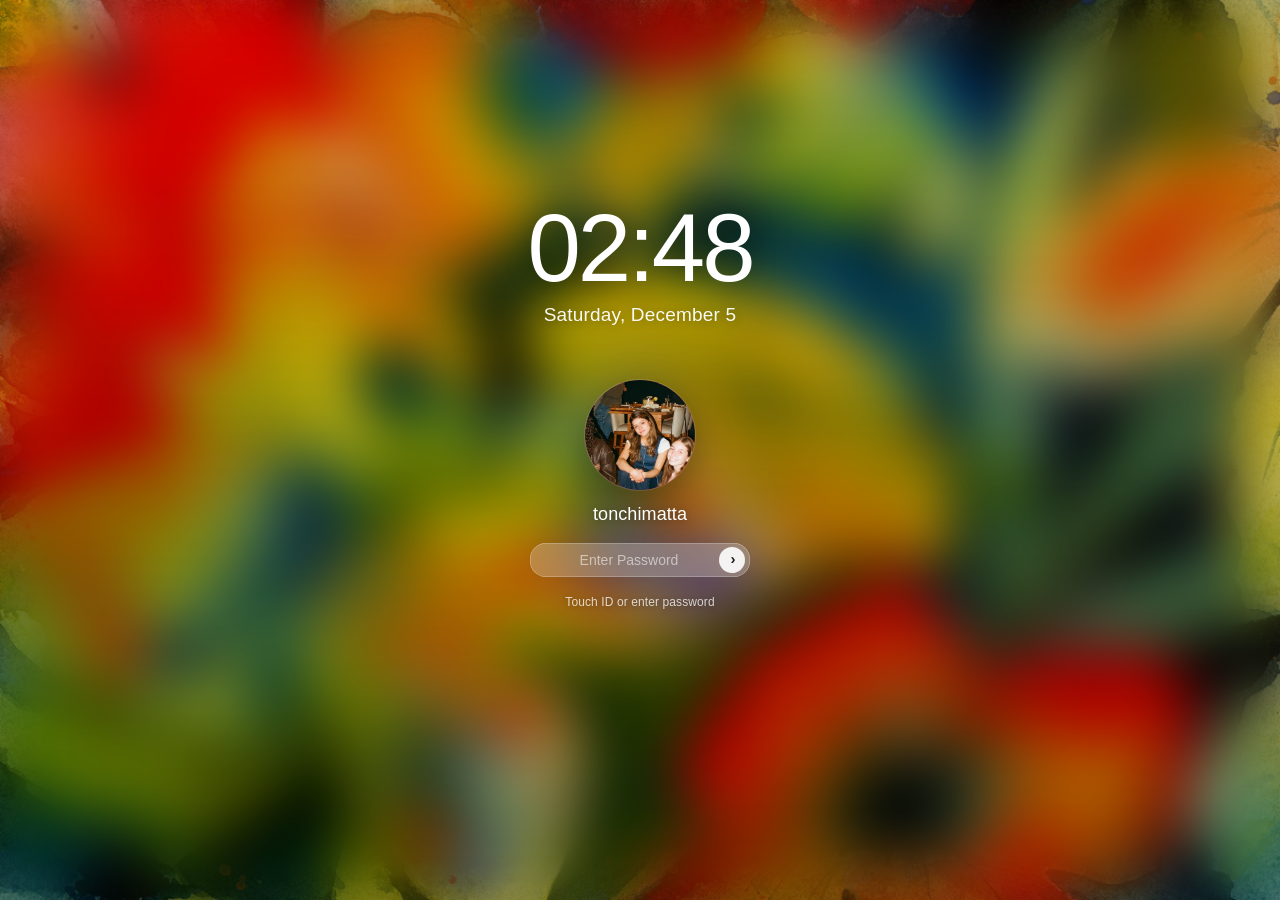
<file: index.html>
<!DOCTYPE html>
<html lang="en">
<head>
  <meta charset="UTF-8" />
  <meta name="viewport" content="width=device-width, initial-scale=1.0" />
  <title>tonchimatta.com</title>
  
  <!-- Favicon -->
  <link rel="icon" type="image/png" href="public/background/favicon.png" />
  
  <!-- OpenGraph / Social Media -->
  <meta property="og:title" content="tonchimatta.com" />
  <meta property="og:description" content="en construccion" />
  <meta property="og:image" content="public/background/og-image.png" />
  <meta property="og:type" content="website" />
  <meta property="og:url" content="https://tonchimatta.com" />

  <!-- Twitter Card -->
  <meta name="twitter:card" content="summary_large_image" />
  <meta name="twitter:title" content="tonchimatta.com" />
  <meta name="twitter:description" content="en construccion" />
  <meta name="twitter:image" content="public/background/og-image.png" />

  <!-- Description -->
  <meta name="description" content="en construccion" />
  <style>
    /* ===== Reset & Base ===== */
    *, *::before, *::after { margin: 0; padding: 0; box-sizing: border-box; }

    :root {
      --menubar-h: 25px;
      --titlebar-h: 28px;
      --dock-icon: 50px;
      --radius-window: 10px;
      --blue: #007aff;
      --red: #ff5f57;
      --yellow: #febc2e;
      --green: #28c840;
      --text-primary: #1d1d1f;
      --text-secondary: #86868b;
      --sidebar-bg: rgba(246, 244, 241, 0.95);
      --window-bg: #ffffff;
      --font: -apple-system, BlinkMacSystemFont, "SF Pro Text", "SF Pro Display", "Helvetica Neue", Arial, sans-serif;
    }

    html, body {
      width: 100%; height: 100%; overflow: hidden;
      font-family: var(--font); font-size: 13px; color: var(--text-primary);
      -webkit-font-smoothing: antialiased; user-select: none;
    }

    /* ===== Desktop ===== */
    #desktop {
      position: fixed; inset: 0;
      background: url("public/background/background.jpg") center/cover no-repeat;
      background-color: #2c5f8a;
    }

    /* ===== Menu Bar ===== */
    #menubar {
      position: fixed; top: 0; left: 0; right: 0; height: var(--menubar-h);
      background: rgba(35, 35, 37, 0.72);
      backdrop-filter: saturate(180%) blur(20px); -webkit-backdrop-filter: saturate(180%) blur(20px);
      display: flex; align-items: center; justify-content: space-between;
      padding: 0 10px; z-index: 9999; color: #fff; font-size: 13px;
    }
    #menubar .left { display: flex; align-items: center; gap: 16px; }
    #menubar .apple-logo {
      opacity: 0.9; cursor: pointer; display: flex; align-items: center; line-height: 0;
    }
    #menubar .apple-logo svg { width: 14px; height: 17px; display: block; }
    #menubar .app-name { font-weight: 600; }
    #menubar .menu-item { opacity: 0.85; cursor: default; }
    #menubar .menu-item:hover { opacity: 1; }
    #menubar .right { display: flex; align-items: center; gap: 16px; font-size: 12px; }

    /* ===== Windows ===== */
    .window {
      position: absolute; border-radius: var(--radius-window); overflow: hidden;
      box-shadow: 0 22px 70px 4px rgba(0,0,0,0.28), 0 0 0 0.5px rgba(0,0,0,0.12);
      display: flex; flex-direction: column; min-width: 400px; min-height: 250px;
      opacity: 0; transform: scale(0.92);
      transition: opacity 0.25s ease, transform 0.25s ease;
      pointer-events: none;
    }
    .window.visible { opacity: 1; transform: scale(1); pointer-events: auto; }
    .window.maximized { border-radius: 0 !important; transition: all 0.3s ease; }
    .window.minimizing { opacity: 0; transform: scale(0.5) translateY(300px); transition: all 0.4s ease; pointer-events: none; }

    /* Title Bar - overlays on top of body so sidebar/content colors show through */
    .titlebar {
      height: var(--titlebar-h);
      background: transparent;
      display: flex; align-items: center; padding: 0 12px;
      cursor: default; flex-shrink: 0; position: absolute;
      top: 0; left: 0; right: 0; z-index: 10;
    }
    .window.active .titlebar { background: transparent; }
    .window:not(.active) .titlebar { background: transparent; }
    .window:not(.active) .traffic-light .btn { background: #ccc !important; }
    .window:not(.active) .traffic-light .btn svg { opacity: 0 !important; }
    .titlebar-title {
      position: absolute; left: 50%; transform: translateX(-50%);
      font-size: 13px; font-weight: 500; color: var(--text-primary); opacity: 0.85;
    }
    /* Traffic Lights */
    .traffic-light { display: flex; gap: 8px; z-index: 1; }
    .traffic-light .btn {
      width: 12px; height: 12px; border-radius: 50%; border: none; cursor: pointer;
      display: flex; align-items: center; justify-content: center; padding: 0; transition: filter 0.1s;
      position: relative;
    }
    .traffic-light .btn svg {
      width: 6px; height: 6px; opacity: 0; transition: opacity 0.1s;
      position: absolute; top: 50%; left: 50%; transform: translate(-50%, -50%);
    }
    .traffic-light:hover .btn svg { opacity: 1; }
    .traffic-light .btn.close { background: var(--red); }
    .traffic-light .btn.minimize { background: var(--yellow); }
    .traffic-light .btn.maximize { background: var(--green); }
    .traffic-light .btn:active { filter: brightness(0.8); }

    /* Window Body - no padding, sidebar/content extend behind titlebar */
    .window-body { flex: 1; display: flex; overflow: hidden; background: var(--window-bg); }

    /* Sidebar */
    .sidebar {
      width: 240px; min-width: 240px;
      background: var(--sidebar-bg);
      backdrop-filter: blur(30px); -webkit-backdrop-filter: blur(30px);
      border-right: 1px solid rgba(0,0,0,0.08);
      display: flex; flex-direction: column; overflow-y: auto;
    }
    .sidebar::before {
      content: ''; display: block; min-height: var(--titlebar-h); flex-shrink: 0;
      position: sticky; top: 0; z-index: 2; background: inherit;
    }
    .sidebar::-webkit-scrollbar { width: 0; }

    .search-wrapper { position: relative; margin: 8px 10px; }
    .search-wrapper::before {
      content: "⌕"; position: absolute; left: 8px; top: 50%; transform: translateY(-50%);
      font-size: 13px; color: var(--text-secondary); z-index: 1;
    }
    .search-wrapper input {
      width: 100%; padding: 5px 8px 5px 26px; border: none; border-radius: 6px;
      background: rgba(0,0,0,0.05); font-size: 12px; font-family: var(--font);
      color: var(--text-primary); outline: none;
    }

    .sidebar-section { padding: 4px 0; }
    .sidebar-section-title {
      font-size: 11px; font-weight: 600; color: var(--text-secondary);
      padding: 6px 16px 4px; text-transform: uppercase; letter-spacing: 0.02em;
    }
    .sidebar-section-title.plain {
      font-weight: 400; text-transform: none; font-size: 12px; color: #999;
    }
    .sidebar-item {
      display: flex; align-items: center; gap: 8px; padding: 4px 12px; margin: 1px 8px;
      border-radius: 6px; cursor: pointer; font-size: 13px; transition: background 0.1s;
    }
    .sidebar-item:hover { background: rgba(0,0,0,0.04); }
    .sidebar-item.selected { background: var(--blue); color: #fff; }
    .sidebar-item .icon { font-size: 15px; width: 20px; text-align: center; }

    /* Content area */
    .content { flex: 1; overflow-y: auto; display: flex; flex-direction: column; }
    .content::before {
      content: ''; display: block; min-height: var(--titlebar-h); flex-shrink: 0;
      position: sticky; top: 0; z-index: 2; background: var(--window-bg);
    }
    .content::-webkit-scrollbar { width: 6px; }
    .content::-webkit-scrollbar-thumb { background: rgba(0,0,0,0.15); border-radius: 3px; }

    /* Resize Handles */
    .resize-handle { position: absolute; bottom: 0; right: 0; width: 16px; height: 16px; cursor: nwse-resize; }
    .resize-handle-right { position: absolute; top: 0; right: 0; bottom: 16px; width: 4px; cursor: ew-resize; }
    .resize-handle-bottom { position: absolute; bottom: 0; left: 0; right: 16px; height: 4px; cursor: ns-resize; }
    .resize-handle-left { position: absolute; top: 0; left: 0; bottom: 0; width: 4px; cursor: ew-resize; }

    /* ===== Notes App ===== */
    .notes-sidebar { background: rgba(251, 249, 245, 0.95); }
    .note-item {
      padding: 8px 12px; margin: 1px 8px; border-radius: 6px; cursor: pointer; transition: background 0.1s;
    }
    .note-item:hover { background: rgba(0,0,0,0.04); }
    .note-item.selected { background: rgba(255, 210, 50, 0.25); }
    .note-item .note-title { font-size: 13px; font-weight: 600; margin-bottom: 2px; }
    .note-item .note-meta { font-size: 11px; color: var(--text-secondary); display: flex; gap: 6px; }
    .note-item .note-preview {
      font-size: 11px; color: var(--text-secondary);
      white-space: nowrap; overflow: hidden; text-overflow: ellipsis;
    }
    .note-item.hidden { display: none; }

    .notes-content {
      display: flex; flex-direction: column; align-items: stretch;
      width: 100%; min-width: 0; box-sizing: border-box;
      padding-top: 24px;
      line-height: 1.6; word-wrap: break-word; overflow-wrap: break-word;
    }
    .notes-content .note-date {
      font-size: 12px; color: var(--text-secondary); text-align: center;
      margin-bottom: 16px; width: 100%;
    }
    .notes-content-inner {
      padding: 0 32px 24px; max-width: min(680px, 100%); width: 100%;
      min-width: 0; box-sizing: border-box; text-align: left;
      align-self: flex-start;
    }
    .notes-content-inner h1 { margin-top: 0; font-size: 26px; font-weight: 700; margin-bottom: 12px; text-align: left; }
    .notes-content-inner p { margin-bottom: 12px; font-size: 14px; }
    .notes-content-inner h2 { font-size: 18px; font-weight: 700; margin: 20px 0 8px; }
    .notes-content-inner ul { padding-left: 24px; margin-bottom: 12px; }
    .notes-content-inner li { margin-bottom: 6px; font-size: 14px; }
    .notes-content-inner a { color: #E2A727; text-decoration: underline; }
    .notes-content-inner a:hover { color: #c99420; }

    /* ===== Photos App ===== */
    .photos-content { padding: 8px 20px 16px; }
    .photos-header { margin-bottom: 16px; position: relative; }
    .photos-header h1 { font-size: 22px; font-weight: 700; }
    .photos-header .date-range { font-size: 12px; color: var(--text-secondary); }
    .photos-toolbar {
      position: absolute; top: 4px; right: 0;
      display: flex; gap: 0; font-size: 12px;
      background: rgba(0,0,0,0.06); border-radius: 6px; overflow: hidden;
    }
    .photos-toolbar span {
      color: var(--text-secondary); cursor: pointer; padding: 4px 12px;
      transition: all 0.15s;
    }
    .photos-toolbar span:hover { background: rgba(0,0,0,0.04); }
    .photos-toolbar span.active { background: #fff; color: var(--text-primary); font-weight: 500;
      box-shadow: 0 1px 3px rgba(0,0,0,0.1); border-radius: 5px; }

    .photo-grid {
      display: grid; grid-template-columns: repeat(auto-fill, minmax(110px, 1fr)); gap: 3px;
    }
    .photo-item {
      aspect-ratio: 1; border-radius: 2px; overflow: hidden; cursor: pointer; transition: transform 0.15s;
    }
    .photo-item:hover { transform: scale(1.03); z-index: 1; position: relative; }
    .photo-item img { width: 100%; height: 100%; object-fit: cover; display: block; }

    .photo-month-header {
      font-size: 16px; font-weight: 600; margin: 20px 0 8px; color: var(--text-primary);
    }
    .photo-month-header:first-child { margin-top: 0; }

    .photo-year-header {
      font-size: 28px; font-weight: 700; margin: 24px 0 12px;
    }
    .photo-year-grid {
      display: grid; grid-template-columns: repeat(auto-fill, minmax(200px, 1fr)); gap: 6px;
    }
    .photo-year-item {
      aspect-ratio: 16/10; border-radius: 6px; overflow: hidden; cursor: pointer;
      position: relative; transition: transform 0.15s;
    }
    .photo-year-item:hover { transform: scale(1.02); }
    .photo-year-item img { width: 100%; height: 100%; object-fit: cover; }
    .photo-year-item .year-label {
      position: absolute; bottom: 8px; left: 10px;
      color: #fff; font-weight: 600; font-size: 14px;
      text-shadow: 0 1px 4px rgba(0,0,0,0.5);
    }

    /* Photo Viewer (inline in Photos window) */
    .photo-viewer-inline {
      display: flex; flex-direction: column; height: 100%; background: #fff;
    }
    .photo-viewer-topbar {
      display: flex; align-items: center; justify-content: space-between;
      padding: 10px 16px; border-bottom: 1px solid rgba(0,0,0,0.06);
      flex-shrink: 0;
    }
    .photo-viewer-topbar .viewer-back-btn {
      background: none; border: none; cursor: pointer;
      font-size: 20px; color: var(--text-secondary); display: flex; align-items: center;
      transition: color 0.15s;
    }
    .photo-viewer-topbar .viewer-back-btn:hover { color: var(--text-primary); }
    .photo-viewer-topbar .viewer-info { text-align: center; }
    .photo-viewer-topbar .viewer-info .viewer-date { font-size: 13px; font-weight: 500; }
    .photo-viewer-topbar .viewer-info .viewer-counter { font-size: 11px; color: var(--text-secondary); }
    .photo-viewer-topbar .viewer-heart-btn {
      background: none; border: none; cursor: pointer;
      font-size: 20px; color: var(--text-secondary); transition: color 0.15s;
    }
    .photo-viewer-topbar .viewer-heart-btn:hover { color: #ff3b30; }
    .photo-viewer-body {
      flex: 1; display: flex; align-items: center; justify-content: center;
      overflow: hidden; background: #fff; position: relative;
    }
    .photo-viewer-body img {
      max-width: 100%; max-height: 100%; object-fit: contain;
    }
    .photo-viewer-body .viewer-nav {
      position: absolute; top: 50%; transform: translateY(-50%);
      background: rgba(0,0,0,0.06); border: none; color: var(--text-secondary);
      font-size: 20px; width: 32px; height: 32px; border-radius: 50%;
      cursor: pointer; display: flex; align-items: center; justify-content: center;
      transition: background 0.15s; opacity: 0;
    }
    .photo-viewer-body:hover .viewer-nav { opacity: 1; }
    .photo-viewer-body .viewer-nav:hover { background: rgba(0,0,0,0.12); }
    .photo-viewer-body .viewer-nav.prev { left: 12px; }
    .photo-viewer-body .viewer-nav.next { right: 12px; }

    /* ===== FaceTime App ===== */
    .facetime-titlebar { background: transparent !important; }
    .facetime-titlebar .traffic-light .btn.close { background: rgba(255,59,48,0.9); }
    .facetime-titlebar .traffic-light .btn.minimize { background: rgba(255,204,0,0.9); }
    .facetime-titlebar .traffic-light .btn.maximize { background: rgba(40,205,65,0.9); }

    .facetime-body {
      position: relative; background: #000 !important; overflow: hidden;
      padding-top: 0 !important;
    }
    .facetime-body > video#facetime-video {
      width: 100%; height: 100%; object-fit: cover;
    }
    .facetime-contact {
      position: absolute; top: 10px; left: 50%; transform: translateX(-50%);
      display: flex; align-items: center; gap: 6px;
      background: rgba(0,0,0,0.35); backdrop-filter: blur(16px); -webkit-backdrop-filter: blur(16px);
      padding: 5px 14px; border-radius: 20px; color: #fff; font-size: 13px; font-weight: 500;
      z-index: 5;
    }
    .facetime-chevron { font-size: 16px; opacity: 0.7; }
    .facetime-pip {
      position: absolute; top: 54px; right: 16px;
      width: 140px; height: 190px; border-radius: 12px; overflow: hidden;
      box-shadow: 0 4px 20px rgba(0,0,0,0.4); z-index: 5;
      cursor: grab; background: #1a1a1a;
    }
    .facetime-pip video {
      width: 100%; height: 100%; object-fit: cover; transform: scaleX(-1);
    }
    .facetime-controls {
      position: absolute; bottom: 20px; left: 50%; transform: translateX(-50%);
      display: flex; gap: 16px; z-index: 5;
    }
    .ft-btn {
      width: 48px; height: 48px; border-radius: 50%; border: none;
      display: flex; align-items: center; justify-content: center;
      cursor: pointer; transition: transform 0.15s;
    }
    .ft-btn:hover { transform: scale(1.08); }
    .ft-btn svg { width: 22px; height: 22px; }
    .ft-btn.ft-video { background: #30d158; }
    .ft-btn.ft-mute { background: rgba(255,255,255,0.85); }
    .ft-btn.ft-mute svg { stroke: #ff9500; fill: none; }
    .ft-btn.ft-mute.muted { background: #ff9500; }
    .ft-btn.ft-mute.muted svg { stroke: #fff; }
    .ft-btn.ft-more { background: rgba(255,255,255,0.15); border: 1.5px solid rgba(255,255,255,0.35); }
    .ft-btn.ft-end { background: #ff3b30; }

    /* ===== Messages App ===== */
    .messages-sidebar { background: rgba(246, 244, 241, 0.95); }
    .pinned-contacts {
      display: flex; gap: 12px; padding: 12px 16px 8px; justify-content: flex-start; overflow-x: auto;
    }
    .pinned-contact { display: flex; flex-direction: column; align-items: center; gap: 4px; cursor: pointer; }
    .pinned-contact .avatar {
      width: 48px; height: 48px; border-radius: 50%;
      display: flex; align-items: center; justify-content: center;
      font-size: 16px; font-weight: 500; color: #fff; overflow: hidden; flex-shrink: 0;
    }
    .pinned-contact .avatar img { width: 100%; height: 100%; object-fit: cover; display: block; }
    .pinned-contact .name {
      font-size: 10px; color: var(--text-secondary); text-align: center;
      max-width: 60px; overflow: hidden; text-overflow: ellipsis; white-space: nowrap;
    }
    .conversation-list { flex: 1; overflow-y: auto; }
    .conversation-item {
      display: flex; align-items: center; gap: 10px; padding: 10px 12px;
      margin: 1px 8px; border-radius: 8px; cursor: pointer; transition: background 0.1s;
    }
    .conversation-item:hover { background: rgba(0,0,0,0.04); }
    .conversation-item.selected { background: var(--blue); color: #fff; }
    .conversation-item.selected .conv-preview,
    .conversation-item.selected .conv-time { color: rgba(255,255,255,0.75) !important; }
    .conversation-item.hidden { display: none; }
    .conv-avatar {
      width: 38px; height: 38px; border-radius: 50%;
      display: flex; align-items: center; justify-content: center;
      font-size: 14px; font-weight: 500; color: #fff; flex-shrink: 0; overflow: hidden;
    }
    .conv-avatar img { width: 100%; height: 100%; object-fit: cover; display: block; }
    .conv-info { flex: 1; min-width: 0; }
    .conv-name { font-size: 13px; font-weight: 500; margin-bottom: 2px; }
    .conv-preview {
      font-size: 12px; color: var(--text-secondary);
      white-space: nowrap; overflow: hidden; text-overflow: ellipsis;
    }
    .conv-time { font-size: 11px; color: var(--text-secondary); flex-shrink: 0; }

    /* Chat Area */
    .chat-area { flex: 1; display: flex; flex-direction: column; background: #fff; }
    .chat-area::before {
      content: ''; display: block; min-height: var(--titlebar-h); flex-shrink: 0;
      position: sticky; top: 0; z-index: 2; background: #fff;
    }
    .chat-header {
      padding: 10px 16px; border-bottom: 1px solid rgba(0,0,0,0.06);
      font-size: 13px; color: var(--text-secondary);
    }
    .chat-header span { font-weight: 500; color: var(--text-primary); }
    .chat-messages {
      flex: 1; overflow-y: auto; padding: 16px 20px;
      display: flex; flex-direction: column; gap: 4px;
    }
    .chat-messages::-webkit-scrollbar { width: 6px; }
    .chat-messages::-webkit-scrollbar-thumb { background: rgba(0,0,0,0.1); border-radius: 3px; }
    .message-group { margin-bottom: 8px; }
    .message-sender-name { font-size: 11px; color: var(--text-secondary); margin-bottom: 3px; margin-left: 12px; }
    .message-bubble {
      max-width: 65%; padding: 8px 12px; border-radius: 18px; font-size: 14px;
      line-height: 1.4; margin-bottom: 2px; width: fit-content; word-wrap: break-word;
    }
    .message-bubble.sent {
      background: var(--blue); color: #fff; margin-left: auto; border-bottom-right-radius: 6px;
    }
    .message-bubble.received {
      background: #e9e9eb; color: var(--text-primary); border-bottom-left-radius: 6px;
    }
    .message-status { font-size: 10px; color: var(--text-secondary); text-align: right; margin-top: 2px; }
    .chat-input-area {
      padding: 10px 16px; border-top: 1px solid rgba(0,0,0,0.06);
      display: flex; align-items: center; gap: 8px;
    }
    .chat-input-area input {
      flex: 1; padding: 8px 14px; border: 1px solid rgba(0,0,0,0.1); border-radius: 18px;
      font-size: 13px; font-family: var(--font); outline: none; background: #f5f5f5;
    }
    .chat-input-area input:focus { border-color: var(--blue); background: #fff; }
    .chat-input-area .emoji-btn {
      font-size: 20px; cursor: pointer; opacity: 0.6; transition: opacity 0.15s;
      background: none; border: none;
    }
    .chat-input-area .emoji-btn:hover { opacity: 1; }

    /* Message wrappers for reactions */
    .message-wrapper { margin-bottom: 2px; }
    .message-wrapper.sent { display: flex; flex-direction: column; align-items: flex-end; }
    .message-wrapper.received { margin-bottom: 8px; }
    .message-wrapper .message-bubble { cursor: pointer; }

    /* Reaction bar (tapback) */
    .reaction-bar {
      position: absolute; top: -44px;
      display: flex; gap: 2px; padding: 6px 10px;
      background: #fff; border-radius: 22px;
      box-shadow: 0 4px 20px rgba(0,0,0,0.18), 0 0 0 0.5px rgba(0,0,0,0.08);
      z-index: 20;
    }
    .message-wrapper.sent .reaction-bar { right: 0; }
    .message-wrapper.received .reaction-bar { left: 0; }
    .reaction-option {
      font-size: 20px; cursor: pointer; padding: 2px 4px;
      border-radius: 50%; transition: transform 0.12s, background 0.12s;
      line-height: 1;
    }
    .reaction-option:hover { transform: scale(1.3); background: rgba(0,0,0,0.06); }

    /* Reaction badge on message */
    .message-reaction {
      display: inline-flex; align-items: center; font-size: 14px;
      background: #fff; border: 1px solid rgba(0,0,0,0.08);
      border-radius: 12px; padding: 1px 6px; margin-top: -4px;
      box-shadow: 0 1px 4px rgba(0,0,0,0.08); line-height: 1.3;
    }

    /* Emoji picker */
    #emoji-picker {
      position: absolute; bottom: 54px; right: 12px;
      width: 320px; max-height: 360px;
      background: #fff; border-radius: 12px;
      box-shadow: 0 8px 40px rgba(0,0,0,0.2), 0 0 0 0.5px rgba(0,0,0,0.08);
      z-index: 30; display: flex; flex-direction: column; overflow: hidden;
    }
    .emoji-picker-tabs {
      display: flex; gap: 2px; padding: 8px 10px 4px;
      border-bottom: 1px solid rgba(0,0,0,0.06); flex-shrink: 0;
    }
    .emoji-tab {
      font-size: 18px; cursor: pointer; padding: 4px 6px; border-radius: 6px;
      transition: background 0.1s; opacity: 0.5;
    }
    .emoji-tab.active { opacity: 1; background: rgba(0,0,0,0.06); }
    .emoji-tab:hover { opacity: 1; }
    .emoji-picker-search { padding: 6px 10px; flex-shrink: 0; }
    .emoji-picker-search input {
      width: 100%; padding: 5px 10px; border: 1px solid rgba(0,0,0,0.1);
      border-radius: 6px; font-size: 12px; outline: none; background: #f5f5f5;
      font-family: var(--font);
    }
    .emoji-picker-grid {
      flex: 1; overflow-y: auto; padding: 4px 10px 10px;
    }
    .emoji-picker-grid::-webkit-scrollbar { width: 4px; }
    .emoji-picker-grid::-webkit-scrollbar-thumb { background: rgba(0,0,0,0.1); border-radius: 2px; }
    .emoji-cat-label { font-size: 11px; font-weight: 600; color: #888; padding: 6px 0 4px; }
    .emoji-cat-grid { display: flex; flex-wrap: wrap; gap: 1px; }
    .emoji-item {
      font-size: 24px; cursor: pointer; padding: 3px; border-radius: 6px;
      transition: background 0.1s; line-height: 1.2;
    }
    .emoji-item:hover { background: rgba(0,0,0,0.06); }

    /* ===== Dock ===== */
    #dock {
      position: fixed; bottom: 3px; left: 50%; transform: translateX(-50%);
      display: flex; align-items: flex-end; gap: 2px;
      padding: 3px 8px 3px;
      background: rgba(255,255,255,0.2);
      backdrop-filter: saturate(180%) blur(25px); -webkit-backdrop-filter: saturate(180%) blur(25px);
      border-radius: 18px; border: 1px solid rgba(255,255,255,0.3); z-index: 9998;
      transition: opacity 0.3s ease, transform 0.3s ease;
    }
    #dock.dock-hidden {
      opacity: 0; pointer-events: none; transform: translateX(-50%) translateY(100%);
    }
    .dock-separator { width: 1px; height: 38px; background: rgba(255,255,255,0.3); margin: 0 5px; align-self: center; }
    .dock-item {
      display: flex; flex-direction: column; align-items: center;
      position: relative; padding: 0 1px;
    }
    .dock-icon-wrapper {
      width: var(--dock-icon); height: var(--dock-icon);
      transition: transform 0.15s ease;
      display: flex; align-items: center; justify-content: center;
      cursor: pointer;
    }
    .dock-item:hover .dock-icon-wrapper {
      transform: scale(1.12) translateY(-4px);
    }
    .dock-icon-wrapper img {
      width: 100%; height: 100%; border-radius: 11px;
      pointer-events: none;
    }
    .dock-item .dot {
      width: 4px; height: 4px; border-radius: 50%; background: rgba(255,255,255,0.85);
      margin-top: 2px; opacity: 0; transition: opacity 0.2s;
    }
    .dock-item .dot.visible { opacity: 1; }
    .dock-item .tooltip {
      position: absolute; bottom: 100%; margin-bottom: 6px;
      background: rgba(30,30,30,0.9); backdrop-filter: blur(12px);
      color: #fff; font-size: 12px; font-weight: 500;
      padding: 4px 12px; border-radius: 4px;
      white-space: nowrap; opacity: 0; pointer-events: none;
      transition: opacity 0.12s; z-index: 10;
    }
    .dock-item .tooltip::after {
      content: ""; position: absolute; top: 100%; left: 50%; transform: translateX(-50%);
      border: 5px solid transparent; border-top-color: rgba(30,30,30,0.9);
    }
    .dock-item:hover .tooltip { opacity: 1; }
    @keyframes dockBounce {
      0%, 100% { transform: translateY(0); }
      25% { transform: translateY(-14px); }
      50% { transform: translateY(-2px); }
      75% { transform: translateY(-8px); }
    }
    .dock-item.bouncing .dock-icon-wrapper { animation: dockBounce 0.6s ease; }

    /* ===== Apple Menu Dropdown ===== */
    .apple-logo { cursor: pointer !important; }
    #apple-menu {
      display: none; position: fixed; top: var(--menubar-h); left: 6px;
      width: 260px; background: rgba(40,40,42,0.92);
      backdrop-filter: saturate(180%) blur(25px); -webkit-backdrop-filter: saturate(180%) blur(25px);
      border-radius: 6px; padding: 4px 0; z-index: 10001;
      box-shadow: 0 10px 40px rgba(0,0,0,0.45), 0 0 0 0.5px rgba(255,255,255,0.12);
      color: #fff; font-size: 13px;
    }
    #apple-menu.open { display: block; }
    .apple-menu-item {
      display: flex; align-items: center; gap: 10px;
      padding: 4px 12px; margin: 0 4px; border-radius: 4px; cursor: default;
      transition: background 0.08s;
    }
    .apple-menu-item:hover { background: var(--blue); }
    .apple-menu-item .am-icon { width: 18px; text-align: center; font-size: 14px; opacity: 0.8; }
    .apple-menu-separator { height: 1px; background: rgba(255,255,255,0.12); margin: 4px 0; }

    /* ===== About This Mac Modal ===== */
    #about-mac-overlay {
      display: none; position: fixed; top: 0; left: 0; right: 0; bottom: 0;
      background: rgba(0,0,0,0.35); z-index: 10002;
      justify-content: center; align-items: center;
    }
    #about-mac-overlay.open { display: flex; }
    #about-mac {
      width: 380px; background: rgba(242,240,237,0.97);
      backdrop-filter: saturate(180%) blur(30px); -webkit-backdrop-filter: saturate(180%) blur(30px);
      border-radius: 12px; overflow: hidden;
      box-shadow: 0 20px 60px rgba(0,0,0,0.3), 0 0 0 0.5px rgba(0,0,0,0.12);
      text-align: center; padding: 14px 36px 24px; position: relative;
    }
    #about-mac .about-close-btn {
      position: absolute; top: 10px; left: 12px; width: 12px; height: 12px; border-radius: 50%;
      background: var(--red); border: none; cursor: pointer; padding: 0;
      display: flex; align-items: center; justify-content: center;
    }
    #about-mac .about-close-btn:hover svg { opacity: 1; }
    #about-mac .about-close-btn svg { opacity: 0; width: 6px; height: 6px; }
    #about-mac .mac-image {
      width: 180px; margin: 20px auto 10px; display: block;
    }
    #about-mac .mac-image svg { width: 100%; height: auto; }
    #about-mac h2 { font-size: 28px; font-weight: 500; margin: 8px 0 2px; color: var(--text-primary); }
    #about-mac .mac-subtitle { font-size: 13px; color: var(--text-secondary); margin-bottom: 20px; }
    #about-mac .mac-specs {
      text-align: center; margin: 0 auto; width: 100%;
    }
    #about-mac .mac-spec-row {
      display: flex; justify-content: center; gap: 10px; padding: 3px 0;
      font-size: 13px; line-height: 1.5;
    }
    #about-mac .mac-spec-row .label {
      color: var(--text-secondary); font-weight: 600; text-align: right; min-width: 110px;
    }
    #about-mac .mac-spec-row .value { text-align: left; min-width: 140px; color: var(--text-primary); }
    #about-mac .about-more-btn {
      margin: 20px auto 14px; display: inline-block; padding: 6px 20px;
      border: 1px solid rgba(0,0,0,0.15); border-radius: 6px; background: rgba(255,255,255,0.6);
      font-size: 13px; color: var(--text-primary); cursor: pointer; font-family: var(--font);
    }
    #about-mac .about-more-btn:hover { background: rgba(255,255,255,0.9); }
    #about-mac .about-footer {
      font-size: 10px; color: var(--text-secondary); line-height: 1.5; margin-top: 6px;
    }
    #about-mac .about-footer a { color: var(--text-secondary); text-decoration: underline; }

    /* ===== Contact App ===== */
    .contact-body {
      display: flex; height: 100%; background: #fff;
    }
    .contact-sidebar {
      width: 240px; min-width: 240px; background: var(--sidebar-bg);
      overflow-y: auto; border-right: 1px solid rgba(0,0,0,0.08);
      display: flex; flex-direction: column;
    }
    .contact-sidebar::before {
      content: ''; display: block; min-height: var(--titlebar-h); flex-shrink: 0;
      position: sticky; top: 0; z-index: 2; background: var(--sidebar-bg);
    }
    .contact-sidebar::-webkit-scrollbar { width: 0; }
    .contact-letter-header {
      font-size: 12px; font-weight: 600; color: var(--text-secondary);
      padding: 10px 16px 4px; text-transform: uppercase;
    }
    .contact-sidebar-item {
      display: flex; align-items: center; gap: 10px; padding: 6px 10px;
      color: var(--text-primary); font-size: 13px; cursor: pointer; border-radius: 8px; margin: 1px 6px;
      transition: background 0.1s;
    }
    .contact-sidebar-item:hover { background: rgba(0,0,0,0.04); }
    .contact-sidebar-item.selected { background: var(--blue); color: #fff; }
    .contact-sidebar-item .contact-avatar-sm {
      width: 28px; height: 28px; min-width: 28px; min-height: 28px;
      aspect-ratio: 1 / 1; border-radius: 50%;
      background: linear-gradient(135deg,#b0b0b0,#8e8e93);
      display: flex; align-items: center; justify-content: center; color: #fff;
      font-size: 10px; font-weight: 600; flex-shrink: 0; overflow: hidden;
    }
    .contact-sidebar-item .contact-avatar-sm img {
      width: 100%; height: 100%; object-fit: cover; display: block;
    }
    .contact-detail {
      flex: 1; overflow-y: auto;
      display: flex; flex-direction: column; align-items: center; padding-bottom: 30px;
      background: #fff;
    }
    .contact-detail::before {
      content: ''; display: block; min-height: var(--titlebar-h); flex-shrink: 0;
      position: sticky; top: 0; z-index: 2; background: #fff; width: 100%;
    }
    .contact-detail::-webkit-scrollbar { width: 0; }
    .contact-detail .contact-avatar-lg {
      width: 120px; height: 120px; min-width: 120px; min-height: 120px;
      aspect-ratio: 1 / 1; border-radius: 50%;
      background: linear-gradient(135deg,#b0b0b0,#8e8e93);
      display: flex; align-items: center; justify-content: center;
      color: #fff; font-size: 42px; font-weight: 400; margin-top: 24px;
      overflow: hidden; flex-shrink: 0;
    }
    .contact-detail .contact-avatar-lg img {
      width: 100%; height: 100%; object-fit: cover; display: block;
    }
    .contact-detail .contact-name {
      font-size: 26px; font-weight: 500; color: var(--text-primary); margin-top: 14px;
      text-align: center; line-height: 1.2;
    }
    .contact-detail .contact-actions {
      display: flex; gap: 24px; margin-top: 18px;
    }
    .contact-detail .contact-action-btn {
      display: flex; flex-direction: column; align-items: center; gap: 5px;
      color: var(--text-secondary); font-size: 10px; cursor: pointer;
    }
    .contact-detail .contact-action-btn .ca-icon {
      width: 38px; height: 38px; border-radius: 50%;
      background: rgba(0,0,0,0.05); display: flex; align-items: center; justify-content: center;
      font-size: 16px; transition: background 0.15s;
    }
    .contact-detail .contact-action-btn:hover .ca-icon { background: rgba(0,0,0,0.1); }
    .contact-detail .contact-poster-card {
      width: 88%; background: rgba(0,0,0,0.03); border-radius: 10px;
      margin-top: 20px; padding: 10px 14px;
      display: flex; align-items: center; gap: 10px;
      font-size: 13px; color: var(--text-secondary);
    }
    .contact-poster-card .poster-avatar {
      width: 28px; height: 28px; min-width: 28px; min-height: 28px;
      aspect-ratio: 1 / 1; border-radius: 50%; background: linear-gradient(135deg,#b0b0b0,#8e8e93);
      display: flex; align-items: center; justify-content: center; color: #fff;
      font-size: 10px; font-weight: 600; flex-shrink: 0; overflow: hidden;
    }
    .contact-poster-card .poster-avatar img { width: 100%; height: 100%; object-fit: cover; display: block; }
    .contact-poster-card .poster-label { flex: 1; }
    .contact-poster-card .poster-chevron { opacity: 0.3; }
    .contact-detail .contact-info-card {
      width: 88%; background: rgba(0,0,0,0.03); border-radius: 10px;
      margin-top: 12px; padding: 0; overflow: hidden;
    }
    .contact-detail .contact-info-row {
      padding: 10px 14px; font-size: 13px; color: var(--text-primary);
      border-bottom: 1px solid rgba(0,0,0,0.06);
    }
    .contact-detail .contact-info-row:last-child { border-bottom: none; }
    .contact-detail .contact-info-row .info-label { font-size: 11px; color: var(--text-secondary); margin-bottom: 3px; }
    .contact-detail .contact-info-row .info-value { color: var(--blue); }

    /* ===== Finder App ===== */
    .finder-body {
      display: flex; height: 100%; background: #fff;
    }
    .finder-sidebar {
      width: 200px; min-width: 200px; background: var(--sidebar-bg);
      border-right: 1px solid rgba(0,0,0,0.08);
      overflow-y: auto; display: flex; flex-direction: column;
    }
    .finder-sidebar::before {
      content: ''; display: block; min-height: var(--titlebar-h); flex-shrink: 0;
      position: sticky; top: 0; z-index: 2; background: var(--sidebar-bg);
    }
    .finder-sidebar::-webkit-scrollbar { width: 0; }
    .finder-sidebar-section { padding: 2px 0; }
    .finder-sidebar-label {
      font-size: 11px; font-weight: 600; color: var(--text-secondary);
      padding: 8px 14px 4px; text-transform: uppercase; letter-spacing: 0.02em;
    }
    .finder-sidebar-item {
      display: flex; align-items: center; gap: 7px; padding: 3px 10px; margin: 1px 6px;
      border-radius: 6px; cursor: pointer; font-size: 13px; color: var(--text-primary);
      transition: background 0.1s;
    }
    .finder-sidebar-item:hover { background: rgba(0,0,0,0.04); }
    .finder-sidebar-item.selected { background: var(--blue); color: #fff; }
    .finder-sidebar-item.selected .finder-sidebar-icon { color: #fff; }
    .finder-sidebar-icon { font-size: 14px; width: 18px; text-align: center; color: var(--blue); flex-shrink: 0; }
    .finder-content {
      flex: 1; overflow-y: auto; display: flex; flex-direction: column;
    }
    .finder-content::before {
      content: ''; display: block; min-height: var(--titlebar-h); flex-shrink: 0;
      position: sticky; top: 0; z-index: 2; background: #fff;
    }
    .finder-content::-webkit-scrollbar { width: 6px; }
    .finder-content::-webkit-scrollbar-thumb { background: rgba(0,0,0,0.15); border-radius: 3px; }
    .finder-list-header {
      display: flex; align-items: center; padding: 6px 16px;
      font-size: 11px; font-weight: 600; color: var(--text-secondary);
      border-bottom: 1px solid rgba(0,0,0,0.08); text-transform: uppercase; letter-spacing: 0.02em;
    }
    .finder-list-header .fh-name { flex: 1; }
    .finder-list-header .fh-kind { width: 130px; }
    .finder-list-header .fh-date { width: 170px; }
    .finder-file-row {
      display: flex; align-items: center; padding: 5px 16px;
      font-size: 13px; cursor: pointer; transition: background 0.1s;
      border-bottom: 1px solid rgba(0,0,0,0.03);
    }
    .finder-file-row:hover { background: rgba(0,0,0,0.03); }
    .finder-file-row.selected { background: var(--blue); color: #fff; }
    .finder-file-row.selected .ff-kind,
    .finder-file-row.selected .ff-date { color: rgba(255,255,255,0.75); }
    .finder-file-row .ff-icon { width: 20px; height: 20px; margin-right: 8px; flex-shrink: 0; border-radius: 4px; }
    .finder-file-row .ff-icon img { width: 100%; height: 100%; object-fit: contain; }
    .finder-file-row .ff-icon.folder-icon {
      display: flex; align-items: center; justify-content: center;
      font-size: 16px;
    }
    .finder-file-row .ff-name { flex: 1; white-space: nowrap; overflow: hidden; text-overflow: ellipsis; }
    .finder-file-row .ff-kind { width: 130px; color: var(--text-secondary); font-size: 12px; flex-shrink: 0; }
    .finder-file-row .ff-date { width: 170px; color: var(--text-secondary); font-size: 12px; flex-shrink: 0; }
    .finder-empty {
      flex: 1; display: flex; align-items: center; justify-content: center;
      color: var(--text-secondary); font-size: 13px; padding: 40px;
    }
    .finder-breadcrumb {
      font-size: 12px; font-weight: 500; color: var(--text-primary);
      padding: 0 16px 6px; display: none;
    }

    /* Drag / Resize helpers */
    body.dragging, body.dragging * { user-select: none !important; cursor: grabbing !important; }
    body.resizing, body.resizing * { user-select: none !important; }

    /* ===== QuickTime Player ===== */
    #win-quicktime { background: #000; overflow: hidden; }
    .quicktime-titlebar {
      background: rgba(20, 20, 20, 0.92) !important;
      border-bottom: 1px solid rgba(255, 255, 255, 0.06);
      display: flex; align-items: center; position: relative;
    }
    .quicktime-title {
      position: absolute; left: 0; right: 0; text-align: center;
      font-size: 13px; color: #e5e5e7; pointer-events: none;
      white-space: nowrap; overflow: hidden; text-overflow: ellipsis;
      padding: 0 80px;
    }
    .quicktime-body {
      width: 100%; height: calc(100% - var(--titlebar-h));
      display: flex; align-items: center; justify-content: center;
      background: #000;
    }
    .quicktime-body video {
      width: 100%; height: 100%; background: #000; object-fit: contain;
      outline: none;
    }

    /* ===== Lock Screen (macOS-style, matches page theme) ===== */
    #lock-screen {
      position: fixed; inset: 0; z-index: 100000;
      background: url("public/background/background.jpg") center/cover no-repeat;
      background-color: #2c5f8a;
      font-family: var(--font); color: #fff;
      display: flex; flex-direction: column; align-items: center; justify-content: center;
      overflow: hidden;
    }
    #lock-screen::before {
      content: ""; position: absolute; inset: 0;
      background: linear-gradient(180deg, rgba(0,0,0,0.15) 0%, rgba(0,0,0,0.35) 100%);
      backdrop-filter: saturate(180%) blur(28px);
      -webkit-backdrop-filter: saturate(180%) blur(28px);
    }
    #lock-screen.unlocking {
      opacity: 0; transform: scale(1.04);
      transition: opacity 0.45s ease, transform 0.45s ease;
      pointer-events: none;
    }
    .lock-time {
      position: relative; font-size: 96px; font-weight: 200;
      letter-spacing: -3px; line-height: 1; margin-top: -10vh;
      text-shadow: 0 2px 24px rgba(0,0,0,0.35);
    }
    .lock-date {
      position: relative; font-size: 19px; font-weight: 500;
      margin-top: 8px; opacity: 0.95; letter-spacing: 0.2px;
      text-shadow: 0 1px 12px rgba(0,0,0,0.35);
    }
    .lock-spacer { flex: 0 0 6vh; }
    .lock-avatar {
      position: relative;
      width: 110px; height: 110px; border-radius: 50%;
      background: linear-gradient(135deg, #ff8ab3, #d63384);
      display: flex; align-items: center; justify-content: center;
      font-size: 48px; color: #fff;
      box-shadow: 0 10px 36px rgba(0,0,0,0.35), 0 0 0 1px rgba(255,255,255,0.15);
      overflow: hidden;
    }
    .lock-avatar img {
      width: 100%; height: 100%; object-fit: cover; display: block;
    }
    .lock-name {
      position: relative; font-size: 18px; font-weight: 500;
      margin-top: 14px; letter-spacing: 0.1px;
      text-shadow: 0 1px 10px rgba(0,0,0,0.35);
    }
    .lock-password-wrap {
      position: relative; margin-top: 18px;
      display: flex; align-items: center;
    }
    #lock-password {
      width: 220px; padding: 9px 38px 9px 16px;
      border-radius: 16px; border: none; outline: none;
      background: rgba(255,255,255,0.18);
      backdrop-filter: blur(14px); -webkit-backdrop-filter: blur(14px);
      color: #fff; font-size: 14px; font-family: var(--font);
      text-align: center; letter-spacing: 3px;
      box-shadow: inset 0 0 0 0.5px rgba(255,255,255,0.28);
      transition: background 0.15s, box-shadow 0.15s;
    }
    #lock-password::placeholder {
      color: rgba(255,255,255,0.55); letter-spacing: 0; font-weight: 400;
    }
    #lock-password:focus {
      background: rgba(255,255,255,0.24);
      box-shadow: inset 0 0 0 0.5px rgba(255,255,255,0.45);
    }
    .lock-submit-btn {
      position: absolute; right: 5px; top: 50%; transform: translateY(-50%);
      width: 26px; height: 26px; border-radius: 50%;
      background: rgba(255,255,255,0.9); border: none; cursor: pointer;
      display: flex; align-items: center; justify-content: center;
      color: #1d1d1f; font-size: 15px; font-weight: 600; padding: 0 0 2px 2px;
      transition: background 0.15s, transform 0.1s;
    }
    .lock-submit-btn:hover { background: #fff; }
    .lock-submit-btn:active { transform: translateY(-50%) scale(0.92); }
    .lock-hint {
      position: relative; font-size: 12px; margin-top: 18px;
      opacity: 0.75; min-height: 16px; letter-spacing: 0.1px;
      text-shadow: 0 1px 6px rgba(0,0,0,0.35);
    }
    .lock-hint.error { color: #ffb3b3; opacity: 1; }
    @keyframes lockShake {
      0%, 100% { transform: translateX(0); }
      20%, 60% { transform: translateX(-9px); }
      40%, 80% { transform: translateX(9px); }
    }
    .lock-password-wrap.shake { animation: lockShake 0.35s ease; }
  </style>
</head>
<body>
  <!-- ===== Lock Screen (password gate) ===== -->
  <div id="lock-screen">
    <div class="lock-time" id="lock-time"></div>
    <div class="lock-date" id="lock-date"></div>
    <div class="lock-spacer"></div>
    <div class="lock-avatar">
      <img src="public/background/natochi/lock-avatar.png" alt="tonchimatta" onerror="this.style.display='none'; this.parentNode.innerHTML='&#129392;';" />
    </div>
    <div class="lock-name">tonchimatta</div>
    <form class="lock-password-wrap" id="lock-form" autocomplete="off">
      <input type="password" id="lock-password" placeholder="Enter Password" inputmode="numeric" autocomplete="off" autofocus />
      <button type="submit" class="lock-submit-btn" aria-label="Unlock">›</button>
    </form>
    <div class="lock-hint" id="lock-hint">Touch ID or enter password</div>
  </div>

  <script id="payload" type="application/json">{"v":1,"kdf":"PBKDF2-SHA256","iter":250000,"cipher":"AES-GCM","salt":"UTkNr7mfqgYi4lMSwTJOoA==","nonce":"9Sam5zPMiwbN73k1","ct":"HM5uqhALw1sj7Z4xl6P0ogZPzxx8+8yfedkTlDqgeoFFJR7eY7FfJX0okf/wzoaZAXZuu+8Ik7ydkoUlGxzEAXZ8gD6VvVVdzc7gkcpC9ysQi5oSV1B7kASaC0l9NzkA26kEcTAlL61EY9n0/jum35vJNB7NvTRluAZQrxnOAWbjSAM8f3faOIod5xX+wul4cAowzEgS+rAuuEViiV6x9mPMHwstt6Lm8ktwCafK9MEIpeOfU5dw0xAmLw0Oi1gJEE+mT4iUeM5PD2uQkk27b7elydfiAAXWmHqibVIK0TpaM0ebk8YlQPwP/vwFxWahCJ0AA9rijSIChutaIg78RhL8iwYZ77OTsC/bCeAZ0glECGuM50N41KIL42UKdKHIjbtZ4o7Wiz5GnarZANO8jtl7O2NJGzEGNruXVTGLgCkFCCJLYcMY68xJnpnxlFectUd2Dn82iDXuKAzZvU7TAK7c4IIlwMFhAV5RhsmRgAN2ZkRX+F8oNZAk/t+1Ay6Z+3wv1tRp1PSUaUMzJRb89h7PePIfeUrj1RixYh4k6ffaAx+zN5lKhgz+I0Ug2xtT/r08GycXiheqAE9yVsuZ7B/[base64]/+v9KenuebFRJLoJEV1OrULWicwcc+zxmBTwDBTDn13O5C33+07xw0BacY4v+zd1XUCkSN+8HRVqvWieZUHQvy/bIdpz/iTZsf6DNdqj1qrOrULvbbGncxJrrXULB941SRzJ7qmDOp38fO3KJLmpoAcq2goPI10sJ2SFZIo4Ksp0xz3EH4gooRG7NbTsrZDC3xndNu/HbLv254C307JNrCIMS/1//zNNwGu+f033a9DnR90GFaK6FiJO2UaYTUwwA/41lww1459nwGgjQ1pTFk6V5DhssKXflycdqHpP5kJv/vTJqpgcxfaIjhFtgljOH8uEGCmBssLTmE5cqKjUPTjDXMuCsvSzrG7f70hzCTUo9qUT0KJ3tQ6s9zg1qB9TMKipFZnuJ6g5J1mFrEOEu4bmnz35Ye/LX3Tk0Mde0yWTEYY2abseUgEGagZywFJh0Z1gMCZeEacRi3FXysRzQIxlM9nOr9eU7MzanNixIFwohlntw9JG010MXGZdLJJ+BsmcyWhvGYz93rDWVFqPxC5VhOIDPYSINpt+6OSFNkq5/sQ3u8Bn8FQDzwHL0qtCUf47JMF7x22zhuV5MOReqcVl4efW2HeU3DvOGuA0VG4dMiYVn0TEtQuV1kkpGc0ZI2Ndr1BoXOPVIcvvWQBXjMO72dK3Fk4gL5syGcUdrG9WVsd13DEz/kmysQeDIXP11P6Lo7VUZKKQpuclZWVK1QdafC14YyF27jXRiCWSJeVs7Z32dqoboWzGlbNCwVbQAS+SL7Ch8DJm4Z8NX/Rf0WohN5506XW6sVjiN+RJ+AVAkvo74dvZvZwz+doZ4xeIe5FWLdCgoIvNWfEhxeaqqhEl5rNFx9Lk7LHzp6Ag6O++mIV7hKlEk5SBZuB8Gx3p02ANRJuu1aHFwgFjUsGsJi2SYBZlOZzF6IwnIzUv6BaojWtC+q25YFcSDl+pRcG9a/L9dlpg2zxUv5hEaJJracdNCRFx5+iGNFw/FXyGCamChuPEdorWKJPTtbzjfRat4cmP8gx4AqYViuskcwqceIgw1VHD/AHXPUx5gyfJSMEyebLdU3w8SIUe61fxaNWsIosDk8Cq3jBO6u1BYrrd97X+XSXvWTufxOQkSdYjU0bwgX7KG3s7zb1H1wwkrTJm4GAPOSTbE4j16G1NgsMRDew5RZc2CM5Ujkn//4M+n/saM+W04Cl5Fvcls+Ht7uUY/dszNcjZOWFXj5ob50FRrq9t1mTmZSH4jHzczZmrgwYESempBYb21UHPeFqCKpqoZL39U1uEEgpvbaUjhaJHUe6PHKQBKakQKL2xEelQf1fCb8XB/xlxPpjvTm/OyyCYIWMDL6m6bYQgJr+AhWyZnmoE5falYQ+/EiGotHzFo7sPwz7HAOc8xd7iLobPHBn5zKNK3rGdBHbko27uGnZ3KG5ZItSxjuNLJx7bjJkF7hozqZ8etfHZ3pMlzwamCwACEB0HVjVRuP7g6Jscv6nx+JrM8yaaxOwT0u0skMmiVNIrU0Wpjk4IJTJcKfPRC37mDrcct6wUFzYpZIZ5+ydHzaOFePjePPpukO/Ts7qISRCYWsYzXprV344YHFivX1Cf3EFN/cBjxNiIU/SlJEY42PlO4UnPkSwfNXcpQUNiCXLwp2aVwp4MMzxRX+QmTNIynXaOEC10haZkWIpatSaNqVpl9CS0bibmbGmhd85LD8ryTJABbaYV1URhs+BgcN5ch2tDv14o2h8UFL/ApYQCflndXahn4EgRZp3n+yYWjAv5hRmNpCTdaFY4MLBl/g/D9pAoR5y57X3QEMiW+5zYGi2sH/hNNCjqXPUyf0JWX+B5DzljyedzLy86VocOdefCo6uG9R0D2WxWy6a5nlaXqFf02NAfiDNrPlvha7FX4BdqpEQeOSaVBcJEyLKULlXeFqX4baCrdbz8MW+xInogwDCu8/Gw8ZwxQRufAzcE/rzNQDnHOQ2g2onEEzCDSVxZZjDAaxkrM2VFxGdgFrJy+PVi3pgYo7aJywrJl59sqjVnwoaFwcyGf+fvlzVNYb5QvXHiZkXBOnTtAoFoQxsLzJyHfrnvJ/N9nTixvRmDnox/J5YNDO3w0SmVb3qUIPT7/LRfJqQ9t9t+lAFNLqMvFKZGgiKJCL/682uSIF9BiRo+l/olCI6BYc2G67M3vjfAV76C2jX6nRJAe8ute6fTOBQcRdehobYDSpWNfGXkkWAEZEN5YQDMEd/qfOYwcMyjF/[base64]/Wx0dxtL0+XJkVurodeIfATfvFYqK3mevd9p4UlrN3MBbN43e+bLUrsKzigHNY7Q8x6FRQtWsQeWDEbmcCBVHJRimU9qwKXhWnQcRElNZXgStZs5kJu+chvSTzJL3XwKlifUFhj2rBYM7tW3+M9l6FaxVXi94Ps5R20a1bGJ3PyO6ux4GBBkHu7uN7en3kt59nR/FuIS5EXI9ubAttzlvvYkxwpGEluUyjFFge1XT9fPS002thysGvlQw9g8KJ1mxiuW5kCqcxcoZoTy2KWnD8DVoW9BlhsOc477gnrqENAEP4WWjDbiPIXih0jbSmB9fXprV90k9JSx68foQsEpk5SyvdvP/lvyDz2nyPOeHE0vNhRKsSKk+HU/1WZg0EtbjKbcfVIE0MY+w4vn8AQz1WeaHkCz9ZlfJEUDvA/MM9XDbevp5ePfwcOlwbI1AZqQlutfBg/HeFBCWCRvU/imBYSyy2v3+cJcltIpARMSfT2nikeGnq7T4pTCwJjeZroBov4AOtHc2bnMWhcYfFnsqWOQuq+sEevLToR5T9lJtqHLpf8t0GzKzzPhKdong6nHwRi/ronVlAXJrH/SwCp0NohnvmhI0v9cDWoHOD6KAKQ2JBBSG0vfckd8TphJ0ilkvwYe9p8SslpQkvBspy3P1e8fnGt22WuHgidSqYOi2oz2+Q2/iYoOjRBozh6lnLG4Ncnlusr5ev43DvdqQsDDJSuxoTHsWfoGLhJac8qApDeGbxnqW+1RY1gnhIDEkz9Ma2nAWkC5xC6ttQZc/ztG8EH73bHZRrb1ja6gdMBfpUYDYvwRw8Akre2xuofziEMaqx2WlFJkARJ9Z0w3PVtOCUInRTuYyoprUDloQWOXQe6UNHjzXMLMHfolQWm/3iejFqfLs/I7QZQn+i2f97mC1rMPwAbEHFKzUpLclPEBKrZ22X0/cjXEzMMyrC3O7MuCsriKQbW7e03uLWjSPFSqoT9OCuuEcr/V+wL+EfzotiEs1q4UhJen25OOGvccPTxAC/Ie2Rke2S2vdgtbwVRhiNf+EU16cR7nzmLxKUZD78LZWrsH6Elgb/+gMrXkmi6ho6zweCpAaycCLXpn95pFmhFkBL/978k3GwfnNDytTpBCL3BooeAazpSw7wm09W2LtrY4GyWeqY3aQDfbg8r7Qk4a7LnFm8oxIqpP+bekoxtsCATZLUwehb531k5Atmg2ed1vGdfKBM+oLPl+P0l3+3+TGuK5j/3Bqx1/ka8KQfkjfKmCe5L6KEVBAhaWv7b2rPURpGk+wWFE6kUNWSU+CbCNQymstW5W9i59pRiW9DSRi5pjtfT2OgEHpHN0YfOwNk8NcIOXO/o/SthLJH4jXNu0cY10d5yG+qA5/SgvoiL8ZArJVT/L9Yzryz+hfhnpBLlyKDYnZrF7cLVUZ6an+/5QjU/Mmsq9ah5LCvBhFTVMU+t2i0/GDniGqPcIS0rHNArNBp+W2B+MMDP+J2KkCvS+PlpI+EHlDPSL4/SN42lhVo7N2Y/gktMHumIqrctcH6Glr0H84t+FC7ayFbClsTeOdOoHUq8fVd+k3F06PQLehLhPuWdJmqNDDMTa1lDr8FUEAjK/qxfUyBzhsSUwZJf1+06PzTH0ujW7uPwaKGo509UFdpZHRw3ZP+vjbTo41/E7S+3ZXBRxI3MB5sB1wFpBUG90+4oWsdWgZdCJYqTCGHi5QoKDt2/qqv+29FUOYQK9lZbeAQpOfdAgphk9m/yf/hs8leU/qvEQFY1llojmAitELg2OQUUKOvyAQNVeUgbPmb8CuKFDsjfvsZLr8At9yJphdTv2IFLnzhSDPSOfOAmBcce269PQLCcN5lEfETBuneQxgcaQZ8tPRIq21U4iLt0Sbb+2SdGHtj8DhkvzhWS6HpNmQbKu/jw/e4KqRNJcNTWVEHtfALUZZ2kEc8MJKVpVsL2FbrbyZe23ABM8apbKa+hABaupkNXXI7ZZ3TLJw5BAUc8oGT3TizPSTliV5icEFZaOD+z9aGVyT1aUWtHxPA5zdNcBP4xdJIFrFhaeXBl85BaFlAoc+9m05dQKzuh2/uwH4EsJb/Uh5aRYWsN3Zqs8O5KDackqsU6kuabN965bVnDQ1WUlor1MFi5WmewzR/ZAB9PEyQzSXD2kQYfvwkRyz82WOCkYBBjVCBBb/p7sMN0FjsgnqsgFjsseksgz26jbC2nIl1QMx1ojGBSCjwV/QtL1ye8VRDaJAHvFLz9fKCKjpaJXh5oFxyJ32ngiqOy4JirnzEjInrc68NlQOkVF0ZQlHfI/qemzGb9jaRot68XJ9UISR4LtM0TC7OB8Zh6sIrU7WShA9xF+E9bb+VsvCXak61oYuo49PFe6TQCMwtg5Amo0HzQuV79NP2CInolqhpH14oQBnjeO2D2jO3ktZ9gmNWK0SDglzjWja6fMmmjcle7jnu9vrHCbSdbLoyKtVQL4Cj3I8p7WBH/Meotb+IRYOWXRykELSzf4P8GWc43HrfpLwxVs6m7y+vAJTXUHqD9wVYdgCN/13cllo76k5B40HMrsXQBX837tUS1LJviYmumB8xtCTAFN754rWBOIFky0ZHxuEqXeercA6L0mQvLf9yWbYsQOUv/3G2LOpzIqveXwPd3TIYwV+wwVpXPKGgQVyW5IPM3OrN7tObOmaojfUCoslD00YyOL+aTvadOYn6LjL/UBNTqdOGy1V5or4XJxJILkQVXGwftpHEwA6EsNkmYx0ms3VBaoYuqPZic47oJgL6SfDJEPXKMV6q2tD5T2XSV/5HmmjXbH2zsqKu6d+XyEIFgg+GMmn2PJ39HpiaEk4cyqD/j6AHz5KHNFvfJJV23+l7wfnN1m1JARKjmJSPx4Bd/mRyeyxOKKoY+FUwtG73BIS6f9TPjIQglQfBYCMeyVoEyuMfz3bmHfr/jqneotf3A85Tp7Td2VmWrQBdpxKN3INONKGf0z7A8e/5W8fTtnbXj3gISlXuLmX9/8cF/UdOEU00ZeosesZsgm/SWnRiqBZqDSobGYTByVZnugYDYyO+7NRZlAbAbVIsdzC6l2pWQVbASPsLs8SyDET8JxyNdMDIsHwDJWmsJRlrp4JiS3fbUhR6Q5393a5ra15jR/9mIft/kNphpodPnl5Eo6NVox1YjcHVV9njwFlIg0Z4wTTig8sDkwt4zMzkg66ZuLL4ClGIWT4229oryPErKtPa4YaW1vYojpaAbF4Zuz6lEIl3VCkPx2ta5+O5iZeWaZgrjABkcDYZaVWMMnClDZQkDHFFjXC7X9/c8cSZWpvWi/n+RHvHW67Xb9W6UrDCy9KryTQDdjRfTVTUdASrRsAIHOuIVOq8PTrcWD/Sj7yOwMs6PoCdllH0dMLSD/X3zizQfpKY4fTI+CKjINSzl35vnI7yaC8b3LsJxLUtymVzsOWCtzg66HayiXhyPPmo5n1hmTb20javxZS2GAzrE+xO9QRsFO8bTy/E2CPWjkM8hjKxiMiNP+z55B9q5v1hI87iivoNcP+5f5QoDFz/Wg2tlBZ2Voush2jqQhFKVHsgQE/CHKYNPKlEDJ0yOHapRirAKRC4EWEwNWhV7xTLKbxzoDkZ90asT9gOIkprm+1EWcRVUhqk4XiZXGNjxpn3qSR17HVtjlthdX3F+q4XNwlgtuNORIpYAlsM3YwvZjV/TqGRaKy1PBj4YyQP7/H4QgjCeKTupIIMlRDgwMoOpERmDtjtvB7uI0I6LKngwfxKGhoBW+zphKTdIQVAbarGwjPvcjCHZPvn3NZ6YVjsgy43IubD5PgPvzR51UJGxKSyLe8T158fELlMTOSrFo7ZVG1nrj0Vvxf4FdpSuhsC1K4xI/cDbhKHj7gcDHUjze+Zswf+45fCFApj7zO/YT8DBZKWAQ/sC8PqWjcWFrV7OWsqTS16rhWXm4nh91BntClGLhbjmmeJXbbqG8nywv5pvzy5I2VOkT397v0T9toB8bUIBZWOG8t6SLsKly/rgdGf/CD7DW8VeYOeNykn82DhTHlWdM1+GnpZIxN/K8WRZU02C453fBlP1tAx/Tq2i9DECRFjY+flM3mhDdv3vRccHkB7NJtfZZmFLD+GnwCHa3Z7IBK4TQPumRKOGKatEeKI3RUPb+9lPL506lH2A5GDad9/TvvOTXvj+2GvWX9TR2g/A4iCVvpD/KmnO515XIUY10qWSdGUNX9pjxE83ujjcHCTtxZN5WXXl7XKGWwxz3XeXKFCTVESesU9jPPX8XmB0bKz6TccMWoZrmrfrAiUsHABiVr/[base64]/XwzAAfUWYZxSYkHBMs8XY9f8nBMv+l6M0dqmxGCnb0XkzWdeHIADhXI+g6z7fY5jtRx4cOxqS6EX/9YhvZV1/KAImgL+lGrU5gwp51g5DXbyPPfd8VmQ9etjS3nnvv5ydw73tbiip84+fVWxuD+DWJvJ2uUnG60R26OptDSh9f3TVkxXu/E0RYKKxvBVDFfQPKrYOzQGn9WoPkdqLXltG0LTSx4IzxFsIyDBf34YR5qWnS78dcbrSAKksJ3XAT5o6AmQprVsJtgfC1Im43N9DQ6dQ1wtf6hiFWv9Tvd29mr3vg0U/9Y+xGUGnaPhRLmfxrQOqJcwprGoEEiGpzP9Gvq/0k26rPlGGO01ApQTxmxkbORgT2i8FXpnP6lGpVS4HEPG8eZ+UeLZaHFBfMk1T/A0qX65ubgs69mk7oZC0W9gJcg8Rxt/IHHXrvXCguqufaWuJF6Cnl8GBoFL4eI3iuwnNz1xbLENJTr1Writsy7MWk1c5AsB9ck/l9ivY2a2zOo6OzcH/sjEkzj31EyFS8L2o8nfuojvIRGLuOpEUQHUqdXucgPxo2q76633Mhhzv7L5cNd/02B5TJuYZINFs/nYF6+xay4bRBaWmlguUKa0AZfnWZR6aWINLPO0g3BZjkZI+zapnfA7js5FfxSrMpEShXAW+UzSqDVmfYKhnBMbs/6FRCAM+ni20k63HcfhZt6C73VEiVQubru1P9MpLtP3veWSDqMwUp61YiTYrCQpatk7/57Uv+WZabcpll6G5kN2jiih8JI2a9JXIy/I2DgFY34lpOEaspHapVT1eYga02FsXzBaReJzCoX+2KQfSJOenH1GdzdnusYnbjhWqsWec3jqdrM+WlHumI2ZHgojUUIzQLM9rWsRIAh7bZLffrquSd1Z9NG9ZEK6QbxeW/tRF8kcBzC2aqS3W6wuKRYWlebEDLUrxW4+b5rtvg/4oopt5o1zuobFg1IkXoTIWzRaQ9RFJJbdKEbHyXL6L/lfe36QbhGNM6wbJYwLo2NYdIZsSvu59ylVLHMhvlsM2f1W8w8wat9nrLNiPo/cT07thMufiYDmOJYAD0BwnKFgmlVSeu4dD3rWTGfXTVoEkFFPd7qe2Hy8cq3LtQtdNBXMbdIroVVRV7IVKrTynQCgQsby9ZOfluhdMlWOLHr0V6KRjKdM8nC+/UJkvvGmu3q3j0NS5tCiFMB3j4SIF1WDLXSF1OCXmP+wF7kY1qzrx/[base64]/ZIr4jHGa5X8FvQ8TESXis3hwr5A0Yx7DxjFxRVwPMmp8cjMLU1GJCgZ6cQl6N1ucRxCjyti9GwtI5G/+iyb8KUM3ZL7w2s7iv+PwqK8w57EYzVtLu1WIIWSJhyjLGbPDcJiRgxCVWAjIB0vdluV7XMqUBVRqFoBfWlU8VHXwX6sXQeWjXkr4Fjfm4plFlpzzkdlBTh/[base64]/zp7GYom6ZTzz5iCB68gZsnwtZJnJW/42yLV6Im3sJWkXL252Pp6N4lz9V8sGaMEO1WOm7ZE1hztEfZxdkvp2z06RgXsmshgG0J5dHyVCngfJRLY4dtQXkKPcUoX1xJGD3YKlt6ISlFHMaPxtrlTI0x0HQiyj7sL3lT40Zszw2B/zDYU6QgWu+CMoVcl0qlFoz3zk2gkmU1Z7h2yTXHPwlWgydmYgeqZCxHMqkutCBoyCpOPWiyueToy4+DyN0rvDmCnvMScPO7Omu3Ej1ADl8lm6QGPmOzlnq5XgJP8ZpA5BJAmpa6Gge/VwD0U9Sge0eDPkZmRwc+7U6MdMQ+roenZlJGHDiDcxBR8J8WjUANwsXP4DM7FjPh8zcnGxmz95BkOLhKzy2r0lnPV74zltcz2cvAgP6Cxgw/URhPr9NB48muBElDVCWtDqbZuhyit2JCGGoh5m7CIcRRMgSN63lNQckPE92bWTjYhsvMdK7/p0No9MuxKJcRtcSgjB/HIh16+z2PBIXsxLIfCjY/Kum37X+aO7H9AOx2Ls3SgYDNU7GeBBO9eljEOrZ6IY0aQABkQhkmCsHNpFf9dAKrKT7FiKo0WkyIxJY5jwhtRgcpx6B7N/c7c2jKwL4Snpckr4Q4VstXp8Ko+uxZtoXHuX63xLwQCbhwb3e4/oDItbLui7VUHcLVfSKhERr4XZlrF7myATvR9T/ZC8mj/NpbBkGebP9AfxU641ve4FmDxCsm9pzyf/H1quqeMxZq1hyLRbLUNH3xvvpQtcQSiCWbQbamQA2iY45iiX9+PYvQZItVreU+UVbs7GrgladuB1KNELACRrN7jU/zr02dnxaua0jvyJSbXLNSaiu9v0iAuIJTYDcW+eDETfzQh3RPTfhNegCHTRwy04qBSZCjJyQJ51pObJUUAGhqFVfv3IRxHLV+rgUA/XZD6wJlTXsKhf12WWjlIPGeOmRUyZxn9PFugsIRND29Ari0Oj1/+MzkrX15MUbV3ZZ3aIOGwF046QHnsVC3ollFOwoES4damqJFxtTQB/hhXf+EEgfiRN47ukc/pGZ6R6u/AvOuMvYKUlK0PsOZgaNEBVNugxgAZNUMYLRwVNgx4apnlbKmKW2wx1NqqwE7goHlRy7XbB91ykLZA/d5LHoAKuQcVUqBbGUyJmyboFxK4SnfyX5t8jefT9P9rcdLqmZbOyS+OnVqAEWw1bNu7ckmZ61obZoKT9NG4F0t+B6qxXWYWm27NQ4FoptfuhuOz6I6xL1NJxTaYbewBBBLd33Dw3BxoBsWNyHcc7w+KNcYgzQ+N2FXfT/ho6PYBwZs5dcHwHlC+Rx98kbHPeA40OxrJNLsvJXIE0Z7F6IRkjMk2aB9mRSmSxoTb9yWXPKxD7NlxB5URQQ22b1gNbuUx2J1v34Xkeq6xzQT8X7GfzYY3i67chKDECOup7sUDjyGyES8b57a48u4EXOmygw9FA6l7Gw3poh5qF4Z7RgFTxPyj8vI7yuGnd0NxpOKi0/UIAbbSIQjVWgyPuZb3Surg9DtiZisIOJAfirMuxFm1jWugJOUL3tguxPYu1vsfa24bT77VRtcy4UMKXtLN/uY7A/EsBw2Y8bE817JB5cNN6CZSQZ+DKvWprgg83PQ06L/vypmmhGkMmoc6zy04oi1z3w4zXm+bu9A46jSY8suhD/eiv3Ck8ucDECVN8/P5lDY5f1l7sws0IliPh8cKq7U1b6JKa1RUitEOfKv+r5Uqu7WJsowmo8q6DtmiEqxG6hA5ZDcLCLlAfTanwd+ALAK+dKPTSY3J1u3FRCS8knCWo20i8BPPbhqAuwNf5qk2kdyhiWvohzBcRNoStpPyF9zL7dAe0kGDf7B/yXkBkYIqYagobD3n+d4rKW2GgvCNY/WGAK5ilPWa7snOMmRlphAx+EcQMqPR3IO++psHkU94Y9TcUqP45vM6SXPie8U2Hb38e2+PSUSHpdKr1+pp4vev/wX3o/H8l3NDWKHJaw6mhTnLI6/KR44kox5CmFvCq0iNIEEmWlkZ1aSeo5O9XKCheUyTQiMRyyCrtGtt2dVok99H7KyoSP/wtgTrROjSp/qcHLDnE13f5sQh8fhAqzQiTCBUdNw0AR+eVb74yUlitaXIiC3X2gxLPvNP1Dg4VQaikEsJ0FCZiKN9ACC27TPbtetpbmtT/6jBZl5yfFwXDjChXMy67CkhAuEU1656uAhQjPW63AbQSo9Hm8vjCDpePyHDZXqYGHO6fdumjUf2mOYw7Q2e/oIj6dnS7hQVVaY39APv64KHldZTyqiti7UywoWQ+OjGx66gcR1mVgVRUzslmy1kArgndDoEGfJGIG3v3SgXNWMxv/[base64]/dMMGbOPyLP89GO7SzZD99gcHllBN4JuO3bxuSbN78GoXSKJ63bAbejqb/tTBOot7yu5+wq/jnkJTyW5liB6FvVPasEVqhRzcyyb5kyAezjVLKseNZqKA9WAskOaB1JKsLyTy1m4YLGUNg1Mg7leMwU7ZWDJwUDrdBK4Pnzu2N1NJIAf4ROpUnHocCpghjutd4k70HwRNgg1/vKsVNsYff7stxSGVlevAwgIFSWrN1/hSRAAmWHanThtfq89hzbRhc2SOI2QcCbkoYb58N4rbvoM3WKtzQKZ/KgB+Li4bOUtCHN62n1oiz3HPICGNJztF4wMUgXI1KfnZw+zNA4IEMsdP3zKxfIpcHSv/61l3sl7fo7ZGQMV/[base64]/aLdkuMUWSnie08SCNh/DEsMzU4TzbExl/JirHPgoAXEAhIBZ9nhVm+oU/lj8zUc0/rAEalR4feGTRZn9KW8WL1BWErfn6Hl4boQYmrxqTKgRDcESvejHCBdDoyvSIXfM8t4k6XTRj2f2fTKMTiNEaYqO94vibkIZSeII/J2lOaE6pVO8WuvdQhGj2sdfgq8G8JzsA2hyHBsGcXMRrum7FpIq1A75tj62YYWIYLUPlgy+/VRNFaqYm8BC9wkH8gL5d8wrKh2K8Pz30ok6Jhr3R/F9DY3Fbbp//ZSd/D/qKh/HFajbvPfYxBihBDKDU+VMPDsL2XqMR6qPRlTjsrjs/+F76PImPsaycoGIE+BExv8IzHkO/CcGQZ9SRmYf2O+lyiy5nTC16VLH4lmuOY4JKTV4RJOi1Tpu7EL0PPJ3S1cSDDcX4EVayor86K62jSqsral90pe4jMaiRHTN1jvwhecGWHUJuIpQz1FPpdV65V4nxQgEUgETVYKuxz0nbwbMLhYUAjHh3SKrYSbM/oe7gfD402tIS/Yy5Nh6TBVFz/F0YB85qdg/hjeNmI+Yym4Glz73U2AkOuGcqo3cKGpdw5xICaLz+fnOAtQMdciLwxlHZqjy4y5eWONtTinalGNFViOvLAWf4iGp5JZ3uSG2gC2KH1kIQnWhhpx10awDmEi5RFg4UB2m68hGFPj4aL/sMLQFMAijFoRiJBp8Pk7O67KAdl859qoS22dU8h/jvDo6ANRqdFfbxBunyOgbsRUgrQSBqKlcQFBQ+ec4p9r8/Ap+3YWfzjO0IvJAzZ+uUgB+DQEHR3QFoI5gBvHey/+hKLMf/dImbshCku8WWC/9r/B8/CRzaTwA9aZsvQFGAQb2mfljo1A9prJEjpum1gC+MlYXXE8Ppz1dT+NQkmKV3Lz9qfZm1nFfHPlP2i4COY2KAZgylS4bNVTV++diLLNB88bCiKVLEIRUKOVWjPO0pwAYBsK8PeAo1rkq15MqKb6FykDL3o0FHls2gWlY6ZOMYdYV+jKJpjCd5pPqu87L/hgUB2TUnpPUC0j8t6yQ4eK1PfnVSIPqXaUP0dsYmev4W/FtHK0X5P//v17X/c1y9VfCwnLZkcw+8EoIwcVlFewVtcITEWdGCOxtXsc2ZmcvLLDODNtTdk0tTPRDUJGIB5wkAde5Ei4yA28AGqgl0OHLuGM5vmwryijPvgfnKFznvdOBOkEEcgXOzjhfwjmq9fRXnJDZq6qBEjPjhBiPx7mluuvjElbaOy7coFncYI82/yfQtSFAUzbDSGCwDcpR0ntzoRqKqoTv/1ZNvv5F47uyuw9VVyZww//5F22K0S9jGTh2cAUUNa1eEibZZmlHVXUw2i+hoSHkvcZugRVrDX+HgeHmUyhWVWYq3t5Gxpac1P/xYY/BQLiI9nYYb08Jvj2pCLmw+EiCg2OURHsnxdGv8HWCVXfLQQB9Vta2iEB7mLwoZFoT0zq7RjEMd5gIUK9yxpuSCN6/2EPBpZrJTy7aTJ888pQ3OzxETEO8GNfTVUu7WmGCW5rdi+xTz4thsQR3P7tF6BCf9alTNrgDY5rB+6NGZQqjnh2r5ydfwgMsZNcECjidf+jHS/c2siTK40oqucocJI2AWRONDxolMqDDA9ClNczAABwxPH4tyyXAg9k1fyx7rzV+LhrMa+WzksU43otVPWAGL+6tBloDfkX6f8IhqgqO034Yj/aoDDrY1txNI8OXNggONUUN9aM791HMS5U0yBWhUEEYJPZspMM/cWd9alx7+gpGIIDFH1D2is3fbR495K+pXUoCIf6C8+uVe7zPSj2vH0LgL+mhiXpL7oyedInOfA1doGneUp8/vCkgvqnoDu95yQ+757iFuFDOOpCifgO1MOL0ekiZHLI603smMsUCK2/GVZ5H/jIxLagAclTrGJ+4C119se4aCqulgIeHUJV2gkHaGR9eCPyfbonpli/7/XBxenlHlGZpW6kZ9ThLHbXb0x83MWYC4tYw4JaLiGkFDXoW6/Mqjk0ru/yQNv7pgAbxXNmO8v9RnKoNia75DaeuIXapIDUlg2xgVDLEy3q8hv+LX1u1bEQ+v5oS6wlGPZF24+5vHfSWWlJRTxP62EFUBIoP8GZbvc2ALC+x0f1sksvoCs94UfSTOmQyT/jvJq4vEX+Ybrm4+Iia8yg4d+b3P4mU3kqh4zeYFaHqkLSMTKy3/e/rVS1S0Xb9QdcXPAv0nL7xhXf34vS07r+sWe+U0AxZnX5ZJB9JQrPscOsBEOKXRQDHbxErykKB3njMrKp8yijTUgLNFG7Cw6vEHKjB41j8Ojhn48P/zrv2GAhTsQ8LP62WuKpuca6lV74kMoVOFyazsyFDBDE8gUG3lsMBywWaHcDLn3ySxvFUp0zvzuIXTljlCpB3POTFCluBS9MFb1ZVVo8wj5iiB1Z9Cj/rnu7n11LvI5klXeOqA1WTeAT7/QfisJhMzU8+jM1M4UJnIZMHO9t85h1hsa9ekR3RdWozDmgNu6sAvDl6HvrZSmfwNh/JH9k14G1VOhl8OrTOh5bU7jSiFLmZkV4A/[base64]/xZBDcJZWH9BN4tDsbr6M+lO+7wpwuosgKE+jwaMtU7ntcHNdQkATZ+N/WhwLRX37FkHGDIPMF6orarnDI0d4KXhhEmpCZSOvJRMXXVGEgWyGgUhtAVDU9CnGLo8xt01MqJ4hi/WbLZIAdMXuY5W1atXC9ga9iTRSlXqtcf01HFQzF8n9XaB27n92fEYqUjCEyCBO89RL7BwYqA+XGOdrqFZnhjVf2SyATE5sRYE5lwTOHYgn+s5Vx+zfDW7wOU439Sh+WS2NnhWBrzG4zUkiv7v/MLxM4keYWBgB3EqATt8UrfKSpBxr3rMVx+Xm/9L66Cv140hNZk3M6rwBJU5TijKSe0Oy8qLjS+h/CUcWzlITMMTJOCaV+G5XUNb8fZIr/aC2gZenlTrdeWustvLDUthuLSSuP905FC6kgwBP5OwRZU41Bf8W5b94M6wtucEamlXBxc+LmJzrMiRrK/GE8nhTm/I3sLvFh6dDEDz1YRnaGf6aN02lbYiKfXVnlmBDIssw+6RZe0IfO8QRR0mjcco/lZ7C2ZUmX/borJubv9ZvhB+rQ4jzm36eeRf0Z3DIP38HvkzCbt8TRYq9K5KLgc2O3guMNavxBXcwEXqT5pvUOdZJfhnwONSkkc92NiHmHh3pdqmxK5zI5B9NtyJ2S3Y3vwygajXOQ/CaPLQPhz2yu/vVeAfGAIKP50r6/2qCdLEDYBBMfy5NWPkemSe5/SDkdz9IytSZ6Om4mIW7fJxIlNs5Fktw6er5FivQKUlY6wUMhmWhBOZYE6+gFkQbB/pTz87aS/sWQ96VebsqAcHuM1zdgsqusk8hMLomNp84o3LmEpHBOqKe9nC+2cwFoRtSlvYj7egWTPF0dWi8SePcd7InsrBnrQuZdOXkf28y4D2MZE4CFMDb1TFrcKJtS8rX5QWStpRcibgsp/[base64]/tL1jGZA5bU21vo9GQXqNPasiK/A6MvTDjB+6QhcPCcyMH2GrlgPX0l1AaCgJcOTFTpZczU/zlfmNXNiIo9b8ew0+/25wSiyAhlB20th4g0zQdUIV9fTAk2DrlF+Yy199XP+FH2qcEXPThB+o49hriBbBvBPdv29xcQ1Cv/[base64]/700swYk7WBYSJN65rks/hcekJL1CSHrAx7rcoM8f8TMcmQ+GXiPRWzDtXXPql7Q+5bVFV8Sy+gKazH2DITuDY1C8mLZ60K6zXks/BOhKOmxYYvwQ7IGKI2BlCPGPSLIJNQ/yRpNgu6zW1vUL/LFZsSVXjkOitlGsXr4YCGnd54JJvwep05UeOX7lZptqaJ+KMtq82yC7VPqy9f1jUfdbgwgnF06FxKL76aKchlsw7B1RNVIH7fcA0h/jKqxdf/lJREDkd/jUoCoWrXt9+x+l2ZgcY6j09fFtZdDfXSDHqfE/FdqkUeTbwuYd8BZi7yUm+WlPRuC7+5xZmoDbZJESzYgfM5PqVLC//LbvsGN4/6dBMC7sZVBkSbR8E7rJZYcm8qUFa/r/DxpkxZYbh5UtkwBIWpJntzSHcNKrKQnyj2uEqaXXq9imu7zdARALsGxgthahpMxDmgJtOCtMd+6mdNypbWhY7C4HPbFAWQRcrrJZUM+mAYkax2XWMSw5gdW6t29yTcVbMJ/mKxh9+SsFazCo7Sa8dQlnMtdfdBi2SxAa/l+1Yp9vo9aMWH1koaRaW7EeKqULBoaKlmQw2aOYwJ3XZuoQ8/2jcTnJVbFkUicJFdikVRb0Rn4yp5eu9bSeKOXSBI0Q3InP/7YAuWwpPac+635C97lpBUVMwWiroCOaPcDJHCYf/I0CbcO87FEeL1IgJiYj3dg85AbqAu/703tOEvuMgE93nbm6iBqVRYsaJUJMm7ZGUSv1zOifKaelP2iIwcXT1+zlbsZp5+/3wzKKkgVeILjbTzE0MrmvmQT5EDSdzBn+GE4v0IBJyx480HKhRBgAlsqAQJi/FLL+alsyKdZvLoE79BpbSUVlC13n+oCoH4Uv4SCt548DZ+Bq91bMLhml9aGbrksJTFxXCruefK3nBIZr3kldlMh9zMVcSJUF5Ph1uqU0HordZEvgQjOLLDuVXw7xBCBLOTRUQ5ALEaiQpnEEk0r0oe80cBNKqvHNWI/LpzM25XVfOTRc296w+BKM6JYkv1nYdUHWkpW2TRY8U81/mbmfhbWrkW8YEt8pxaN2suvELj15kb2EuB7Us0sMTXIRlZqYlrKsBqsn0IuDLaakbDfDf6dy4PH0OPCnsn85N7ud+wSTOd53fZ9d2vikmy0FcAJwtbAfQCHu3fs7TRwnRcmxf3UTvI21wbQ/jT9k3c8UmB/IvzpSoFwu1RxIcdx4EzyOTaiNzDx3xgxZyt1AVDAur9KfX1aKIpMW99zXQS22oxckw5STZJa/rnQjZwxGVumFa6blzQB9wzRuqKEb554woS/eLCdB4ob4UwmMDxK4NjqsEBQNVrE6MTlMJoDc7DZR4XzRNfTDOU3LKfVL0lQL2A3nl/CavwigJiP5T9UATC+fdzVHX0X+0TSajllmFRiCxcA6nuoRQEjptv4z+0R5yUudvCuImBAIWctle2CBSymOzdUKv/Eh5fXPImypqVOoFzymsylE7ldZ5NxYpbju5EontU+0BiSE4NLi9fciCDSqSwMiek6P0sxWg1IBAypgEmSbqw5z7WUCBGKzI1+rD0KHnG8q3sm8AvyNwItwuWlsJalhL9qpfgMMVkMzvF4/ZfF4Z09agO51x3ulDOZePfSCoYODhkcSEwH4cJgAHEkuu9TcJzi3z2WJdcjtbFTEpe2ICYN+N0LlruB/h+6UBKwLMBHfZPxo67EEEeri0QgSJG5sw8JoP1AnM1/zO464eSKucbtus8rcL7OZR8kRvj1FS1xrlhHYXzh6GCZWgUdlqq5EzrSQb6IvYnvyH5Ua4DSX5/E3UmkYepX975/8R4RSZIVgZHac1MvUOUMRRkpwhraHXLBzE9Px6V5rlsPLmrjoUMkXBUK0qVTmaJu7kz1SyW9cfBmFKNYWEnGqcf0cZrY91aVJ/t5lM2CajZoR19xiyyV2Kgk8n1WBX/[base64]/l8o8SN/ZoHrp8eRcodS/kLMZbvyrDhP1QRjDVtPBECzh09EtDEtrWXO65ImFynkNG9v3L3IQ6Ow+rHggb0jF1cqd3Ol/Y6Y5xRLXCY+PutwQzgYx8Ifb3dSeb8iDp17gtEqwZmRFL0EDbaO6v9Yk2YtC+ohCes1eTmesjq2ePp5wjatN/WJ0GoNSR5uC6Ps59nEPGP22ZLJIMB+zJcN9jPKoDbkY/B6IlkKwDdPVTYgGiUKXVH9w4BBzpjemgafR/uBdSAuIh6NebRrS2LZvjTj5fw1jn6A4jxXk/yjSS5pjDBpwuSoePkEwhEkJei5Y8XDZjMoBMesFiogUOlyjT9nYxjJCiECYfl35+aDbD7YVdiiDuwMMQh962tyFVIAVAokTqHFTtkewQTCnrbYBEyv/tnhYQwdP+HCcrMyfL/R4br78WAlHU9yceNJn4BA+eKZeY4x+z3dHhMeAEuF5QFF/kt2br58LQLaX5y/LzvPNg4q7110aczLuEmRN7ntVoE0ueT8mcsdXSJdU6xDZzNfoiW3uU9prcaIiPpBIGb2Y/tVNonfIjtB5L15wRDVSo0p25ER0L0ymrzFQRO6/ZeXJAxXusIgsztG6NAJYw2/BaRNv/1DF2MJh50ARAkMGlsKDi4d0mKpqbAopAgPKRbpgXRUWIvSSeWMvCz8K6r/RoNnYxVePm7jtZbFr3OHGd74w/M2tTIBuMuX39tdq83HAJyZtKplccgU8YqtDFvNlHyFifb6+OUS8pyCuRe0F+8AiX3TFDhMU2z92C3mcxMAR0n4zQMosarBdcUUjUvEogLfsZn+IhK2M7743rsQWkRIMKNCmsdc9cpHnBi0bnYB45tYvEdtpqBUfD3V7dL+73X7aod/4PrnBlbEjdQCiL44qaoJyCRIf3cgRqBKm5WEPa2rV/qDkqNFDepAB1T3HInXNlcaKZku7Q0xp0OLMSMJrSUFEgSR2ShOGDaJMVZhkaZOE7p9kXumILqoL/zsB14GDdk5s1YLQ/nkHjZ4t0+dTjb6fhxeEXcEvO291qevX7DzgI3bGXyCw7K4hZOSQWzZzeXQWmifGzms+EToZA0yOIHo5A8n72Jcr37jZcZYSLfEJ/doSgyyjQHrY/UM/Pn1nWBVRqL6fEgl7sEeMdwY6h8cSdYCSn5JMZAIC4mhp6BLRZq9i8XX6RJfb803RDYVxJXGbAN590/dKf22mQYq2z6jQm8hxJFU5SGnE48AEzixUo2T8fqA9PhVfdHmUsDBeaoEZ9vHYE19L8/l88ytLdMtDCUSSWnd1ufejh5D0aqQ8japHUROGpgVzPJWqc2T1XN5N3gAItvsOqxsEb+zSJQMVgSMBphrqTM3rG9PpJ0+wovS3juMy1WQzKaOYfwdHVBgU8AWzfN62bLdv7N1TwRhYLK2D6ONGIlYKhN6VfX3cd/gbsJq12Okq0NUl9DST5GmEIh7T9b6OuAIxj2CZG18Mt2xN2wR/jGc/MUTV209eeT3O7HxyJL9/72D4hHoBsADD+mkYxq2E863gL9SR6aInxQ8Au6L0sCBVV/ilqgy/ctWjjW2AcAgnaiqp9yqg1l1DukdqUzTEoWyKaGpbdF17I15BcLpRcZ0HfE4zU+C/txJIPRW3MpnE6gNNfCHCK26UCCWlidtDanZTNW/wEit7By1qeqyvpktveAc9piK54vwkrAtcZRejXF2sDSFx+oU2P37MKmaUAyYLCpw1V5MCl6paa+c/y2KgQ03Yc0ycSnUWQhEQDvyMqmzLIOaQxchSy4zXmp7QoBmNyfwy5HZDXaBdC314ETSzaX+rC6bYtkqcn/WhlOl/[base64]/XXPecLhr5IMFoYUn0C45G6q/wrFJLNi2FnSpMF1hzf2vx7sPIGk8mgLjVs+22MII1bptG3GaJOYWKo+I2rDWTIRY0qM8MEuUdKduV2yO7xHuGI68yV4NgVzGAVVFSelZTCMhvknvB1DoG7BMGjsso8kC8HTlC44WR72MlxZzhkr9/d87fKX+8rTuoeoJg3+S2jvDOYqoeUCyw2V8upMUXaox8fWrNvU6sy39uoapSmyrg6Qy1UGVSka4tV6lMRWCVfJpjqx3LDpTvnaIy+/+xP0Ip2SqG98Tdx1d9Lsjzn73FdVfrzK0tpKHmmZBoTM22GmyB0lYtkqGc4rdTrWGpdrA06JnwLicMJHxq5qbj0fSU4myWr++SfmuUesgKypKUBS9NXR7TPV8s/Glt/JCAZ1CtjQOUoSKJf/hipnTdTcimAeHzylu3SPiLWv4vFjTS2lGs7JLdVtdFiOC7rkFjPjCS/HiWzd9h7SXjdiDojgyavfxQ4SpxXjvALKDmRsqKKGfca+38TlRDyr/X5vJGMxhxk14k4GnFlDyaQwbI2/EqIXeUDKdcM6yMFPkA/MQko4DyfzKWF7Uj4kC93HpMonJ9qQd7UuoW/FXDg4JHo7StSXOgkmhYId9HZC1hMcSyXaM9JlS9XJZxuL/cdG42gZtPRitcIrfcCunDXpYJhNbxGqWAQnNRNuR5SrhCtFy1GlvOGUAnsRc678wIaRbwmL30AImQLTPqb0euaD3pe6whStSofEyH6nGnfN8S4jqJfgF87f1tJT9pjfUANYiuavCZfr9n+px6oqNfQIWnWhveSBkJnywE/KKS3qyUKsMwekqO9pKLFyzaouPyO+XFQuvO9puheq9uSMSnpVQuxVmYc2es48/qYVhNsuSXCDgXMuRAuk0XsW7bHYV8o3fOkwESEBEdopt35qjpnmejCUsVa5RmdBjTlABY3wu8NckVQyUCmEfTkwRwJCd5WPZr+uja3B+dQ7nT03Lrtsru/PSZlocGYCSnWQwLG7wh026XdKNtKoOX2ppZm+TRd35ZMwW6bXjFRn8ZhniNSFXNbf6H6569xCU+KP8C6HLk6jTexoNz2zlkMXux9TjSqdwEGSXgV9TgfEeScQNx1XrW8+7WWf2onpIm2q8e2BrkiO1zdEh8T/XxvP/Zx+EmXC8TlUFDjkQJmX/l8WAoJOzqlPuBL59vyctTzc7CWij4qpRsFFlV3WZJOvjdbP04PMWMdSu8ePV4JCOQVIOdK1lRPGo5UMDiPOJD/uP5LIRTLvlMAtvsw9NHok68CnkECXeDHdqREGMEHeAF2ONBNj7ppK7GsG4ekTm27sf4twDeqWkUTxWqOeClqo8pUOlObVzJAUzpF7c0tXFM8el4XqR67tKW1n8YBy2VdjY8761HfE09EsYUHRGFCRs/Wb0tXngTQVJUr1KBkQoS5qjtpNiYUZLTwFzxrHIfm/Rwe8v/2dNIHRpGaw5Pa3i+/d3zEBC51/0nKc4ZOlsc8F8B4rJxostm3Q9pdRuVCQKjYbRnt9hf6qPKK8i+z1jtXRMXE16GvxeARRG+hq67xfNkn5wSP4+lWR4PxwSdOJkX38tECsBbBlHglFroy0Mmdpbje5hEig4l5/EKxRe0Ms1/iD3e7kY3uCVlk9S7pQhNc6AI2o7PjlGGWWBssuD4wFfXmIos257ZorMxbA2lyPwwYP8OgUZd7HPVbyUFmzCz9TZVnlie5HqT2qpC8qWLp+B3iW8uikBMpDJ1PR3VCrq/Dg2shuKtWYj9May8R31PJG2PW/I+gAy6HS1WF11rLRYINeYX5J9PAIrbfNGTwyB9bACRfxFQPYz4a6Tyvhhnr2ZnVCfTS6K48RhFbFDjcSMlJTq2ifMzNH3Iy4XrVZnZFH8wHJtdHipejVmQoa7DlREB/41rpRdlQv2vDPFkuPKuE09WZBtC4sqlowPaK5bYqMA/YBEQoEKIEHbSo9dUWIhvDI1HDJvEm6gRkHntt2XTjTlthuOXC1e7uSjt23BUwmSWTMnhoAY7AGmAmE21rR71ssvzU/JUmsvn/[base64]/2fDy8VT1Jw3zFPkhxr9JerOEqChsU19xa1/Oqh++lJN5+iLEU4U4G/9YsbkcGiQWOl5ervulTWt1wR4lV42wrUl8ocN/u5ZicMuodeNXd1aJbExZSYcXaT40R5TtmSvIrYrK6uVBSFM97BoAEadYfJuyu7A5MaFi3lrs/RC4Q6J4gd6r4oqKfZoy3UF3RwGMvZmB40kHC0WAVALJmxM7Xqr3ZjW5ttgWa6fQnThQwo64C9ytMi1kgjEieH6h+LYFLSVIHFZmyEO2sXEFTJiVWiMxOmElzZNfI5nCehN+fPy/9Kyfi6AJupqvPqEK9Nsl/I3gMgCGU6RN4yhqpVtxM3+xu3IhCyTHPJ+NvKink3JuhQbHtTPASLp0xSXmymq8biGdCcbxa2ktxOveSEQWY1TbKlESDZ6+1h/F5DE2XSjNA3ytsVAyXMeloe1shcB72g0tYvVhgyP8uC+d4QhSOF93OyDbhRvLm6wtfD5PBBcXjiB7YpvtPore2zxgRPugY/2Mfy7dyiKsBmZzWRFvTH9Dkm8J7tRFmt9CmQSPjw+icYMlTkxmiuVlHx5jwZJDLIAMIzGQyb0CIp7frpArqnZXHSTdCurGhrXZVrPysTbnPMEXe8+WrFq+D6PB2ysyfUyZ3Gj7csaPkKYV/Q/Dt0RfXNml7ET9hRHKvypKn2aa+HHsXU/hfCayx/vTj0/VDh/M+l5i5IgJ9HUqbgnvCHZyooXAtxQg0EJ0IaGwvpfImsFJvw2EkzxC5KUvs5drTHAC+HapMEmOtjd2dGMN8t/3Y3PANayPaJCSJ8Iah1XvBkMxvlESCDFoSSr/Pd8AlLELs21D089LyhMs1x50ivQmQp1vsD4+p4GK7U0a3iMR8Fd6ILFlDJuy85Elgx0OmztWE5mrX0aGcaLwBHJvkpZDkvlo4hqxAq5ttcmZFwA0okeMt+zLfciaMrjVVPP/[base64]/DzG8NE9m3DQnjVq8X26KZ0WL7O6m3M00dzmFPA/yqp1anfQ6k8x2Z0yky+v/0KYxA6E79NCuW0abWrOqUlv1ylmg+bdINNf+D07Ux/gmJcDNeNOcC84H0OLrrl8jdnMo17cxMECUmIxIZrexdWLOtBtZzquNV9HROqhB1TjEG2hZhhHYonb76YjYY3jGtAeWW5l55vO1DPr2xN9sIQbbV6oC5pSjLrKXKeNlhHlvCp2cl6Hj8faYheQsTQBKQvuXEqto/[base64]/I2O/oAzRrgPVtZjS4cxrnIbdGSn4I3y2WRdYDA3zp/i8lL+vk7RbzoHqvRaXAY/+5KytVA0NFLdNjm7i103vKVYrlKjnn4BWuzGodUSV999PUuMDxv9woIRFKK2VgQXXlGrz4Fbdyy7gsSzeJdWjo/er40LnIyj921G06Lt2pbOY+O2XSVmRD97I/XCqYaGWoT6oy+sdUDAdVKnMHlsQ6Z8pFFyEI7/+aVDHfJTy3k3ilmihvKGKXrQ06kgubxBQtzzkx0VdAIQYD20JK3t3OWYUzBVuK3RGgt4fd2kSj2bvXZzRjrksqeGCwcPvyid1lZJTjO9QGu/B2xjJIXKPnTztaWkTx0PY1XnlSR+kEW1pbs0KgBEhbxVltFytPV2G9Fm9RbAoQMlxZn33yilAf3cIieFRRFkUc1X/3LHnv+DVl0kQ5Ul3cxn2Mgah4cQZQ5NYF5/6aVXqKZHK2up88gRs5XGmUYkmp8/LGtA30X8oVnpZeu0wTjiitSOEfJb+36YabSaHniPLHIq/99wmUpV6LAobk6GWW9yLDGDZEdoQOeuF0DNNvecy5OxD065LV+bWa925z9WG465zigb7FuNbPZGqe0ctvWPr6B/yHGQhQMpiNDKif5xecB8K9/nOnkMmW0K5ZjexGKLrgZWzIHznVBwD6O3HNSdtElP+Ug+LqjHhltu87zu/C3jM2RKuWklo3xreqTcFHl90TYMN0wkJKptaQhjQ02BgRFvO9h5g1n2639g34ToEOnMZsI+Z4Y9XpDnC07UryKs8VgU6+Mf12/6AWDzear1b21j52NXow4zBkpv6RYsSxnYHJCLhEtg8E80IAm51CLdGS1upbQYMy1LtuKWV2JrQ1uSXCszuB+XOUMbMCMMxYqlIinxODPphkwA3AzEthQTmh6g0apJx56/CZj8hcXiI7gAUZZnfPBEVK5RudSdunLxjnmE3ydin3gahbgWjulbQ8q81V1RwxRgEppHS6m9RyWGqeRRkzOewsVNqqfzyTjrhGnyB5vmCKZjpKZXlgNNiUrr5oRMKGHFDn/ImUyubG/gfe717Z1ljTjni59brFCqKgDx58vDLRuQR8rgPThaEXyGPeXusgXoFQCg49zwK3YhZSITLuevPaemF3N3Ru3Br3gfTJQ9gZZ/b+WVN+CeFoTlCnLuXhPg3xymFJoKuS56IHjtZfaHoYKvF8RJn2FnYPJxEcoERps+tKKno9TQpbaA8k6Q2xEaS47oWGVP5g89KZps+qsv/aaiCO7TGj9V2PYdUKKfwrbdfxxl1zQQ7geBliVxHULfli3kVtlav+Tz7UR73mgMQF/44lxmz2joGeGf3z86RlOkhhOcpaASAwOtR1pSEztHhlBJaHJB1wF8MZTezwHE9sGUE1A36oxEXN1WKvVfFBy1rvBJ7tAHcQAYLTdqiDHjpk1/21t9BaiJYvPf4r5+z68vcw9pP+LhJntPzyWkMpFGHTFtW0cVhstV6CtlMbDH725blGD48FJb1EjMxdvxCsernLEdcXUu1W5RlpGAcMryOmbumvFnIBHejet3FNzDB4W/VfTrd+7u4HIJ2c5b1ouRxOzRz2LdxZUKxfmKsPipQp9Qw/no/lOAV3PTtP9dBTH3RYkZjnjAVML9MObtTejzgoOuH0ZKCToX2kdQ5IJ8/gCqodUzqG2WO4daw2uq2vJ6Ioa0bbc0zL19QorE+GQIiP4BUCOTPsFKcnLmyAFZXG4mjvrcGW60mMGXNtEvBiXEjXXDX2P/Sh4vBdXVQttz9GkgoluFYCvWXz41+g1es6HF5uaiEosz4JIct6C2xILk8JVfpTdqkMDwcLVqyWaKU0ILmij+hkNDngehOG27sm+dudBehz5LlmJPo46ooHlyJknGOMWYqfxqadUwNhIt4BltyqrZsJcc+hZHyn8fcH/0kbVW/6gyadxjgiXz+IbUFbX7oIYUwFG9roJ9jTWe69H9kIJQb6pKJnY6NLJM2PQMQpGUBjAUaSFqakCxmLuipIaYAAL0zJkbuYNU1b/[base64]/WdBYbFGjA+K2fuqZFBLGzGmQV7XRaD9dHd/x8pSQyXUu8jxk8S1uKVtReOu0R561gmX8VoRpWc40TNFkqIghAjTYjEYqU6UfQFTYw7fGeRNeNQsCeBhDv4yv0Bb3z+VS8C2bSS6XNdah9c5ansBQsbJkSA8fy/zntU8ogg5o78PiUh45FtHDcBhZALntjAql+9WKMGyUQJDzVpI22ci/XPX/0ywIzAuTg1/[base64]/NsqnKNMcjAnNB5994ffsQ30L6jGRi8IHhMGsrAfWJ1YwnXu6cHf7lbyb4nFAFzzZ4S5tkWRVhAzLosFBz89m93zhmnO1b5uoaWv3qfcTlo7XsRWu/CvEuy/6BGe7cvrm+2OhFPKdELekGJewPwgOuP93d/zFuT0i38CEIC3ETVRZxJWWPlKX6oqOLwW7sQGvA/7+vTANEomrq/88hDSFQ9cnb7MKoVww7LNISXEz8Ca317nZxx7Zpp/nSMXh6fQ4CJ0IARKXPo0gJjs8WdshIQK1GUEUx+t7AiXd9CLfXqhNffdQfBNNBmOMOd3pn44SRqK5uoJ4ktKTmi6t8NEsIhj9L9B/lYN/Uvvj8CvzfiZrXS3/zYzIJfWT6OJcZa6mVAyZXHpTEXxLsL9imDSStgvwFANndvz9Bg24cdcAf0tiNRmusqar4CJ9yjiIkjKIvxrwmvx4J4tCdjUgoT5wfI8hh6eG4r7fC7TGF7Qcg3TwN/iBW06A1Vz4hVjblx6+C0S/H543Nrv0oFRYNajfmDDfQPlPllkuLE9am1kulF2TBWo1pryrVT6tddwy17PsWNP6RI7Rsis5KXTug1uqRCvD9BSC2VVkGJbTQDZYf214jXCatTgScVwxbX5j3hSIC/GHyCp/3OZectNWtyED9+jr5USDHklZy7D8H0UPyfzvcew6IfoOGjXReoy8R1Ro9XMJzDZj/G1DL3qvgxChyew1wPTtY2LLyZazYHHCdaVS1flGKDltYVgYYMUmnA+m9vlD5+1emDrWpT+MhaH8KxWG4VmQJ/YI39m0BUaqM+5uN1jrPGoKnRYPtFbPp4obzm/B3ZwutcGRnwBKNsqIZG/NOVrj3zil8PT1Ew10KDd/1UwJp0ZIEzM2f3SMH+ZypLZ19ntAGqvouOGvi2eeAFOIP6wOonqjOeFgpZm8dXHr1PVt9s0vJPR1pLasQvD7pI7qNeatRv1IXKWOo+ULw5XAlEih5mtrHE2KJI6gjSRlAbWRFfBK1kgLMBUCHNpqyu/0fQxBm85dirIeF/pdJ1oGSlTq1g3SJmQuZScIawNAOcEPfrwUm0d8kVJpZygZl8fn3f78q3B6rp5j7OBwCEppKuc8yD6HInG/jx7TuxyfGJYt5bKNEnS5p2qiJwbftWLgvP1IeXj3Jpap2loOp5bgRJ9h1kThJmwOqpWbj/vp2cLdqnMMBClYMfkSuj/pSIX4+V64kIy0WgyoExmH+Uk0E0cHQFsPuLf/AGcZMtDgy5txnMJvGQ8vsfyF4Ad01xSkxvdi7NvRZImYbcY+7TUGk2dqPmwnW2cMaVDFgt3cBkogyuzElev2qYaNXNnarx+dyMc7Geet25VmJDsBwP8+mIiH8E8E9XgCpZ31xFZrKumgH5RvobXBqZhOYGtZsj5vvQwWoa6jTzFjMJaz8x5y/L2jAQmcbuALPzrcQLJQico2VxIa6JFs1JWLpxnTrCPN0mzBNHS5vQVnMiXO+dxAUtrY5jQEYMdi2b12kWz1cAIFW1cWAYQ6JMi6NqOPcpX0VxcOPLnuvXgGGfjVWSM1AXTBKpIx9JiOz6n9ha80+1qnDHd46As9MNdCDLH5YmgbjSNaVB6X3vxgQ/jMOYkyvsOhtnhSXTVYJZW7+4EjXOOWVAZwze9GTaWLq0Zlejo9yPolGXwk7C/H5yxne2W1oW4YHmni+4440P0d439vVoQK/CA3yYHtzM/8+/ZmGIMggWyJRSlq3cPgU3Ana+GZdIteV8RupIp7kWqxXXEv+8fNFi+JW48zJg9az/9yaiVIrT47obwJy/c605iY07ow3mgRo7CtmHRGQWgsyCBqX/G0wIoLaw6wZpO/vgdhYy/GYe61j3WzN/tGcXmqd6SgaHhbi78iu87R2Lc0an/P2NvclT/YfiTIaawIcn06QV+fB/5bY/k0hIKkMls5Sb6Mk6xLb8Ea3ZxWujFloTT9PjfwkB3ZbMRzJXCCCaUFoi/1MLYg4p3ZDJYMB5+0sqblmM+rxtrkEXO0n22CO8eGE2T7TY8mymXoCsAD98N1jxQdLVJZXUPs0UJ8BMXWsXJBAntJXsEjVX9vDze6eFJVWzLvNT2wZD0OLnCLpMxZ4TGOntwDtbtd0zjQMRisBCvKQPfT5rbqDWQDlHKT80DYgWjf9GR7RBCxG04/OcU2hgF7QfJNFJIjSJLIZz/Tg2VgQkjfPm+tWyl/fuUUaA9R1TyU/P0w2fTHyf7BAt8ykflMxlEBvZWdPNvRiHfgCfbBwlGa1rXA5eDg6llnsE23HcjUCDx2bah6+npcmkEwtQcyr6xfUlsRru6VLZko7KA6ZUC49B9LUGgd0sDICbqSaJSyHlX7AoFVD6liqAQ1u2mKE6pOPn152t6uVk+g1vslNgdr50kkGnGhYaBLjimm2u//NUUQ30c4UgWdnq/lpmtzL0oTXFY+Xg5js4SZV8z37MQd7VfzQ/[base64]/F/VdpeGazhRFcgw1MHSE+aEj0ENIlSAZKuw2Rb5GSpOqbZRWVKvJrtX4IDiRreX5Zu3FzY27d0l/oNfueME1BGZLBddsM2/ZeqDSLtBZrQ3mFNIcd8rCFix3pSN3kQn+PWOseigykkaYKnpFVEoasrIJv9VygdiE3UrxQAh8X0mEKfd/RMYsbI66aQDkvjP3JUXXlTmxBqQ4dxVZjd3m8Lukt+2/1DEFxtKFuFveeupVxzNMqWHOFLU/Uck2PKkJ7enxCkDaRxOnNFB25jYQMVQRG6h8URijPNnPy8FxdMrkqMP0fT9lfHxKwgeYGL6EG6NhN2v3Gg9zVZbD+lUdGb+DcPaD9QyN60OVo6UPnpwc0ATngNt/[base64]/1HgcBE4jOh6TK+l+IvQh0UA/jJNp8sEiLZZY+NtUq2QF6MCjybSnuL5YIzP9rMpBNXvlAwbm+xUF+TIBmvBvS8Z+5j7VrQxnVi23YZvwOdah3jSVoSfoSzjmDGos3J36guu0SMQ9DF7u+d8Ms20imkdZn/gGM6a9rNkg67sugEiQCVxPiFiiI8cHuMQuDQvKYUO0z5vr8FYe077MtZKNoQ7VW8fdcoWmQXJUWgazEQpFNIZ+9xxIoRWwhvrwVbkRLedtNtglQ1LFfr3RV3birK+0ubchY/e4W4JamXkG4hy0gHuxMMrtA5w/4SzO3/5M/0GERNxqSxxQ2qsWpPzi1nmiEpoIMKLKTKTsXUz032DtGHYvh6YKu1xO7FrKnpw/2ESIXnjHXwF36JJWYNqEAqbni+NC+2cTMelPCAji/fjxw1+ohsyItgj4hAFB+OuQXG3mFPJM374Oy2EPCILj2nBpaW7O1gUq/eci2OM5ik2U5HnPUeWCatmRUNe7HsSYdBiU+qWCvoB+Y1Ya1XI/+/q/xa2+fT+Qdm9qqtmSP6JJP6tUpvlM9H4dJXtnK1+SJJnVwA76cTtiiCgSfQej/svj+1298Q9JXnsrXDjX/8X4FPxgUJx2wKgI45XTnp77IEKTC06OCd3aWXcFWM1WJZYcWi38VqG65KvMo5Lnt1guy3Df4zcDLAfIVlZo1a1yNNslCm3+CuJO/iYR/RZ5DX5APcRhRDzhNDonfSSnvQiTJV9MAtZ1y1k3QOP0pgm/yhGIljUJEpV4EfOBCqtCHzHHoCSceyxuFuax1RZ0f8j4Xw9XiVb13EFbbmFVdSJLb5KzOMK1/ulfv7rT3ThQ9Mjy4xPpm+pgQoO4zNR/l04tfz4rlVkTGTLz9SlTOAtPL4YvXJYenZ3LoDrdedKrdmmN9xJMFlbfYhKIMDeqHl+21uQ+We/5R0veraRZKK2rEn+PLh/4N6bR35L35lwMEjoaeSOzNXgawlwqgmCEDd7a4/d8vba4cnu3HYoKxt6t72siU/zzzz9jtJeL+zXqlhJy58mIMJYdj+FGj5K0AQH/I2VUwIdta4lY3WkCk4R1ZpTAShqEhYmw9OuJ2d4VqzwkbLcvis5imsTRXbdX3RNkt2k1iE9GfEx8n2YVl3gjZIaPJI62qg+vD5SXkJENsEOTxO38Z3ISQ05hoCr5DdksXyl2QX06YkXWA7+3pecX9GIDP12NobToUdyF07QeLx7xtc5YlYeDUkgZoWDgzehk9OE/aQKyhhqyo1hobZEn4rVyOL3agoAtt2TuJ1ZZTQgh4pKXEnA6rnhHYDN9GUcdl1sata1Gh0HEkx4y+DhQVAZm4/PACV7HUWhhxuTFSKS+HDI6xBjv2bzYyuWor+Uw3Gg4kD+fQP9hip3KcWMqcbMl+VjMolVx74kN6pQbCSMF1XFyXva5ad6WjSBuxY86kcf3ItIHtg4AQcvP1eAD+pW5Mjul2dWmBW1zb84rgzoTQbSDg6MFHuT/aMFbflb+oULdTXP2sHEO6+1ZIEBJCXAF2V1YqUpdWEYscP4x5fivq8Qj5uHUrJi2zQzYbKyw7cBf4/jV4eOJX+7l+lMblJ55Z3VH9GoNl1MYuPyWrgsOYfh+ExA/GIqOfLYkIXYaZlQxQfBIEYpNtpTc7LAlH0wZtTFDLmlY9ok6sQtcb9h3vtdSWMYa/Cht1XaTfLwPMZ5Qj1ibbUDpiqZ5kU/FxWMQXYcH4uuvt2OKo2NIEHpVTTjVfbt+Np3EVsSKExnqHXg/BdpfvDK+kwGZfUurHsnA/qAELfkmn2DQz/BjCLq5uSM9+siAx+8+J7Uk/gBurHOawz3tuKsLnZOGBivdLkE2+pP8ydL43vXX1js96QqmbyfgGxFNwarmDiw7K94WX3W18nb5+zyr19g2kBX0tCJ/pVUEnrVHwDGUVMwaG+s79+wYyZ1m4Uo4HfGsBScheBOZPphIVS9zb1Nh40907/zNJMhz/UfqpMtMF6N8y4otHi20MKf2/zKoDGgqP7Wj4fqOMVIZZip/nrsH1OJjz7lUPoaXMVLOMECYimBdGlO4Nj6I+PEH5vUL1Q2JpGBFa35R4enNKxxdIF0WFpCb/m2R8MjVXOyVer+ex/yZ6l10dbz0qPllEI7F9ZF37762eAlxyvzqigkj6N/HoNGytDKl6Shq6OvNlBOgXBt0rCOBo9pujFtQeNYrywWywcWvEj2ki6CE8GnZSPhB4vfljzrvDncTogT/AMtnIxFTT6LOd/[base64]/AWfuXR/k5Ff2+9C5QsH0NKV1Nqd7TI6KJPpKHruXGx5RYp8Et85E7dQMGsqxOmm18pq3fuKS1TpvYu5+11c8AFeTm8AhcFD8AVZ1dDfVm1KeseksyZR69nQFPvaKJsLkcLHvDhCCoaflhJvYb/Sa/9HzXX94TK6klvZ0GbjJoSlmffIBwBKAzaGtmciAr7s9UTwc2ENTBjShhZhRGIWg4Z74708e19xPcQ8Y1k7fSgDhQQiLvbF9Fv3T6pxAHAP1bOj/7Cy55P4FkdSe7BNSdlSpG0HdG55xoZZgAtlgLvR87QYlPp4gCve3Nq8g18F0ziU2cUERz09XzSrJZUfQrrhf2dxHbincPvt8frjShC0TecKbpToCxz8/TRQthRLrh/CjTupLk774b6PM/vVDAwYeNI2JQAdCRY4abdaHrZdwwSSFDq5cuRO+xNODrfQJkiOh0xgs1cvxQ75usnPR3CldKiy7aqb2ODBH+Uf3KZtRD3ANXS3tML/nZtZw/YnyYB6Ul9t4DDjmARALyvVK8IlPSRg8jIHv8xfZnAgmApDisv+cWKH9KpD9WPvPLbPzRrBprkteHndu9Iey0WCL+sxadb69/rerLP+ziLnlFWcrYyTjsN3n5spGZApoOTiV+oe1eikXogYTRkmLT7sptg52YrHHf0Y47JS3v6UlxQsDaXVs0+ohXfeEREHWTh+1mGB8jGZA5aVwaH6sVmkEzAg7L0kOjguFa1oigOhjrz5HZO+DB8cGOFcqc1dfW1zgeGNQ1f/MrqAWQYQL00dr3Kt7KnZxcN9TqitE9nNo0ZeD7vmw0+ndB4Ea6dxPaipxRulhj0LILwGbd2sh6Tz1Kuo97guotrwhsPbptmHCggz1Zu/lrrOvgFUOVc2kdAJQJwcf0fKCOU7dQJTopiJ3D9ZptJ8rO9nu27WmFjTiOHnzSetm1St8t8E7TvNy0glWpM6OChqK43k0kqPVBYj2p1S7ulBfYW9sZXCMieFLg1JQOiX+/HkmebYN2Fr8UmhFbqBD62K1ukUR6//[base64]//aCaTNQ06SfrFQAISwY/E+MhG0Z6cOUIC+xRV6wXSQZVPso/YKg/KnjwDebw1+RQR0+lsKe3TPc1RsrnSdZXBLct8IUN+0vgN2ddQRy+sXv6CFaK8trHHCJIasWnE1CctI989QGa1hXIu0AMjn1MkjD0TSVYML93fBR/4TKbT58M2FScgJuDhA5zy0H7XsBtPw8TAyT6jmgbZbc8MBvWo5ixYmxjitX9SlefoAjlkreph8OExFQTSy2i4vj7EAOZMGmolozAKtBIejqtQPXzaJXCwkeXrWSOVfr75Q+1aSJ4QKwk5m4+eCyJb5fXL9U/v5I3QCqykmuU094LILesTPfk1cOFRV/r1OjwyFEmDkNBtgcdWYT4KjYWL1HN3bCRfoHiwYOgppdzAr5IdZH2uP0xe0Q9Ufoi3wbEIzSp5ya5MzHnMkEx8opBbJWEcxyPYQ9/oG23NBsXWiShkZ7GWU7Dol0w1KNZlH1VS75xsvSqvUVmBK384fW+rqgte20GmQwaviUkRtL4hJendva8FfOuvP4wFxbG7xembl8e8ISTM+0/TMp6N140G3zA2wi6+p0eVGVJBhXsA33hAtrcy/D0TQYObNmFbt6LEaffEz+wzDnOrrs2bvDgmM4sctw0SDYlXUszulSh08VoeKoh1DOFx9FH5/DuMKaAaJx0Ohc7hY4X7L8fkxhxI8FLFfMZclAw0IEwcBKKPSPQa1j5705BKBqtH0S3RBtg9d/elqMfiNe0er17bq2IbKKT/qEJsjVsBhwYP7RSg4Y395NzekYD6fCk3juXK34LWpVHM5K7khpViXu9cpCvEn1d/GX6XrPSdfq0ZmSb3x/IYa8OV7F0jNxBwGWV7AxFTdl6Roczx5MCm+1199wXjMxrj8uraZ8z6lFZtIvQwfzWlI5wbEvePX8yP5AbEGLlRAZdt2V4csF9sMtzwKA/K0XqIHFCRZgENffue+j1852DlcZkkFH/GeV/OSGTmSoLb2yNMoO/p+FGCvA7FWU4F4USK3WKSCvS42zZLf4+du1LqluI5rkYUnN/6tazFhJKZLx9h3NhgfWJ1gC4lVTFOTt+RsGb1r1/nySXYdIcv2EdcOT63vJV0h99pH6T59jCd2njmZV0v6waVUnwMPzzmRkM+obQ1g5QTU8xrMDp/vKkPwu/84Nz4EDFBbFvii2H7Jmo5ELNZ3WQ87f+rOPPPWxDyxj8z9Zn0M0DgJRm6sX53q5OCRPwUF9c/uGnBbo0a6s0bVRXR5s/aHxnuoxWO7ff58iXjXhJFJYOlptD5Dj2r5smrfPUuH23cY0LV+Ss+dKxCurXWV3Wv8R/C597lY47pP5rnAIhwUZpRGLKrSaoccfH3FknTg3Q6b07WOXDvN0B+h6/O0lHsY54vR4CnY+2FGKYLuOSa12SlR6UyoDVxODryD3iHy05H/zzQ2ev7dnWr1clgq/8sZEfaQAcaNOVg6JX/wvG0LByiNbZsUKAgqeQpKm2Wd9ImA4hloNWInY8c8H+pzZtO/7Q/BKAfeBAB0WRaytyhE9kM6L6u8JvXOg0j/cb/pL3elEp++LMo2hDI4UoZBi1bb9jV4ZdMW4Jc4uJwD8OMHsM1VautPXS6Eyb0LJykMqZ4M5D4bv67Wl7VrTrMv91tzYopus+I5JhC6/6Q8a7sHKA0Q40vkXFkisIytXFninIIoUSGTtfVQ8WsHNLLXmX09ewz+zYig9m8yX00QqwmLFfCdyD4hzG7/bT095EJDvK9i775RGdU72hNWkOb/ReVPqeo7y6h00BNIFwYEomlmfxW3qnW2hNgrrQ8jlKozwhPc6o3uO2AXaF6YMnT85rt3dkRqyryQSdyap57CAMDDTpom/qbVcO59vJSXeYxA9RO+QTfQQ2ug8qbiDl9R1cYInJl1RmbMTYGX/PEP/7dP/v6LFUi8L3N1wNyxZz2FmMg9YdyJ+Kj6hF90ScVdTFwBE+pBfbnXSxiKuILhfGhtd2VPKSYLieDFeiYI97b5aURE6MXkrCMpx/7pKkLVLfDFqSYwvEnkvvoDzy9ikiCbnrj8vO5+07FhUvlyTKjaxLMmWWQKVTUamlKj63UZeDN7fnrWPE3idlBCcw+3zZ4U0J/UJo8/3k3suOvFF7IuK7VEDmxp0erwuOG6b1t3VwiMeU3K2R22pFIp2W/jmmp0e2mX9L/lInVfhOGrFuRpewW1zgwTkuMHstzW9ghec+z7cegnwJZ6xnXKi+QvEcFeylJ2IRr8T1OpsHpajRfd8UhDmqpFLklmoHwUe1PaPfbOKZq5EEZ9Bj3+i3snGi0VO5VNw0C6/nqFXg8+w/BNOfQMpDA359U2u2AIsBGtg1DtBjG41WD81A/znHkX56YaZ8iOs2tFF+StMvzKnEF4F4IcTd9c1ZTAlkijC0UDEzGrgXXJKGA3HPD53ZdknRqlPcmfW+RL7A8Au8xAJBhuNAn+LeEZ9nZBjIv+chqcVEDnz93m/lQv80vUFtjWeKJQJ0bVQhCzBE9whh+Vdb+kAojqnH98njMfTCmwHFwTCHHafB6qX/[base64]/LWEp5JnE3rw6w8zjV1tpcyMaOVOkTJuyA42DBJJxbHfE4CSDmeIFnQ1tgF7RHmes3qAdqP5v3ec8ZtZeCC38TkHPcBZ2nYZfoSqflOBlrWedPUO4F+MOGD1Gk0h/hm4ca2D1gPfTg7WplssayQQKqd2zoKGhaSB9nVppdMOR5zahy76SbHKU/JjlllP8zAATabXQwAAxu6JlTZuqEjvQ3GDwmtnXJ39nI0EPJZ8GzcZ3G2awr6Z7DXQydi3Y9clMdDDCijoV7CsbWkeHeOI+wPoBGfNxRQmVCn4uUdliYaE4/5L9b5okMmZeMe/kmn0eC0AB80sUklEa+1pZv7Q3spRfUgXVqQSF2Hljehj1k9iEIbvZfBmtNOpkjyvMNwqDapsHIfZfGJM6s42YqbfW4iQPPduGznXGX4tANcSkQsy/h0+PvzNgcCUKu0RCc7l+wRKXbS7ZkZP/o+Kb93OyXXra1NGnYrMLchJNkZ8b3yrZeQa11uNefJZ7Gx/1s6FjTMtPwT7W3+/gr2uUjXT2mKMZHMSeRbNWza0cPuUBR6C09DX32F2TQYZvxvjsjiE1ZMNM0AMwuFzb44W1IHsfh6FuGcexk1+E7DrGoLmG8if+21lUcb34i+73coja4X9QWIzOmxQyLLk/2BQz4vo6e8jEmNyIUjkJbLZYGTqa67d3aPArPdOf4J7E6ROYAKfyqMS6LmpmTYupuWAbgrTdagIrdr2mbGKQat1KgmgUicAysxzty+nAjHmHvLJ+UDkWT2CDHmFMalysNMlMXUDHy4wDYfaHfT/IwPftdPYfm9Ja5YX6hkUEKw3ffaqePMd1mJ2t6VmwhfVUCnaRvWYI3Fzy9PJjR/YT309NsdZBdwdZZEm5k6IFeeAyfrS+2i79Uct+YTv1qlaqpy/QJq0gnnBja9nLI3HzZQuqiIu78iqBHr5zxeZWt+F8KXe3M9oPR/lJHZCk+RG7HnjCo83xnAcow/ty7rbUWCU+KMlOpEyIFhxSm1I5PRz4h8U4thUHkKCOoV4vNsmn9bf9Tm4P9PBtHT9aWZuDK5kQFiTOX/QQNqKMPphvevT2ArEtr4jZdWQLY7zSoRfqbR8MuvFYeP5dMuBRxsOwRu/S1GmR1QdUoXbgkZ/jSSsnSjmUMthaJ5bp1JVrG5+bH2zQT//a9CPrb4TwVJh0p62X2xHWiWGqWNRqYkxdCRSKd8VK/8VyRrAFRlMn+puwsW+9tdqpdbHgWi/tuRTyaX1dDc/n8uuUF7+fRfsD+YsA5opgo/QyKm7LzF5w+BNc3eBaSxUYyqLHFcZnZppbHeBrfTPTlwQu26nCe/[base64]/1FHtlLrDOw4/KpW1ZCiS3ms51e5g3KNTngtGRUB9ATNoP9U7tmxqO6fPNpNq96TkRRl4Lb8+uhnGod9dltDYy1kFYHDQ+7inxZp2d3gtESKgOwdX0W7wo2dbqwJ9x+J4U3S+UUYuJpd3/xUKWAGQ3Mh/0mMdNCBgq5H3DBKtuKnjD68gPL5VuqfJEHzGJHypF1a0KDo3DCe5/4t4uxIcQH0VCONyR9roEEYbYCiTfhi9rm7J2vchAubsWQlXGvJqp8Et3waLnGElrMgj/Kqq7kYeGt6rzJh/+IYT1b7+KiQx6CQYoCMHqe8cTo98lXLdsDp8IQqAhO3heIySJZfaLnCHoQrNxF3By4Kx+/+yc0yWxwpk1p2Eg8QtVSAE9lWc2zFCINQxeep+Gy42nL5Os0pf2vKZ6OwOevsG6XMfL/9hkAtpfdIQE4/OwuMh6aPsbSldt8G4o6u3N07rx5u2yqv2lMb+eNNJ9qchJkQN0QOui6u9Id462TFEO7d5VqLUI9VoqNIP4BHwYVBzQrXEl/UDHuSHsg3dsStyXK2+TJwLYC4iuJdctqAxqdwPJItxeMvm0GBVv+Z927cXmWN9ro0qV+YfxLaS3Y7+GjRI0hFjhuvaoc6sKyUQDcqm71/xLVakcl/3w4pNidAU+fNee/rnyFAGUN9FPyavqWSx/nILSYvDJVwUiLzvU+V1eyBWLu3L1H+1JcW7YX/S8d0fet6Tr+QQvrvRyzt81Rqdk0lpnNQN8HCguIsL6sSbM529lWhnWNJ3LeCUbDcJiCzhlgdhKrdbtE1tNQCMcKgTmvNc8WRTNKK8/[base64]/YhZr0Lq6F87xnKKvh2KbYPcH9DSpYAgBChfEvvmcj9bDGgVelTOFGvntkEeuDHxJccnh8q6BW2lIvkDjjiZyBsZap6I5zJP0d9kQXx5pSC/OGkucjBvuyBjkhq/caE8KF5FRpzNU+Qsb6BW/Sr8FR2PM3j2W/2/ZOarVrCy5NQTd7PDw2VYIADrHYgfiUloMY+OZ7LiMiDq6IIlGEr8/V0n9VcYRTuiBtcdJc2bQj7cCzoMADRbOnBneMYPwlmRQiHYxPHlS5yaMqkVDZMyDMBbO08mLHYw/RPT/52K3SDeXNiD5hqqMH+zdnYZihYveeZyfbtKZpanGnVbvcvQRVVG98tqCNH1BED/s5k3TXEopnJxR18wz8yM+YJOXAYW31mAwA4GsVti4GimmnA1rNNMKf0Yeu8rHX+yA3IhoC+Oz14KCGmf2OgweTRWR6aDRJQsVKxXj1zCkUFAybcRgI+KKj98Hr4cQlVDmlpC1Rgw0Ynv5zG6b+UQG9H1O58OrugyGEd5E5LmqWr3jfkz/oLnUXXfL8KE2tvc/vBS1DC1RL0a0hsFbYxGlVsGKo7u6e3PLd/R32oTff01xJOLCW1PCX2wpiRjC0zhWftJfpmLxG/mRCLy+PuSwJcs9tZvr0C1Z43CIVU7i1PQr4vHYM8lRMK+d5wyiZe+hhfOpjB/Ird7cBl/fTXLI6oJBRad6JCL+DrqhWPf7TJk+QYTo/eb6kodGjv+j4ils8wmjMckUvZigK3SeTGRVnP6nCOjKlJy5OkkkVtHIwGcQ8Q29uaUTqfVJNcuJFdVwNsefBq6iPHp3lnwd4dKrUgQsauybymsdP+dtum0VIVNIgm9JHzlMJl8s+nYLOaGgVxM/k9sZjBVVe9FydjcFCGxdQHh79tWfUOu6E8kwDCILyTxSJ2tgv1xambotkEO70L0UttWAmdLHxKdBVH6vt0HcR/7kF/JBrXcEAlNQBLXAFFQdf6Wswl+Dh4RZdPGdT5WXdUGxwCLjxtQcg3yl28Nt+jbTR97dyXPxpJ3IzrHka/wcCwJX2y7Az1NQhDz2Mn5Geg5kf4EPlhRb30L9brs7n746Z3lcNED+4P7CIj1dwn2t7xiYcMOisr6GqLpm+srOCdjW3kqbDPlmf6Zix3IuGK48mkgdnE02QnQ8TjW8Q627RS3EWekReKvhsQDJySBzWGRn9pBD5wCA4XDt1oxv/nmxONo9WSvM55BD+OaqUWQeactxaux5PfLV071Q9OduAEZakDtzQGDPPnTAPkFGz7PUW7LJ2lklaw0hzRxMefB2b/y6KCQiTa07mxXZo7pt3Ubf5edvKuddk0hrHn/buRB6312JXXcoYnKLx3xnwMc2KMX0e/+s3YNNUZD9sLX7T73sSJQ+lAT39ZuEbGKC+8mxlUorM2Ijvq5rNx78FSlfw+ANLV2W2PV2pRST9VwibNfBP5YhSfI4EdIlCPASfm3/[base64]/IDEJaMDuOXuaV73daKy2GNd5QeQ8VdmBw3Vj1z7Cd0eAqj5BzEw46p82ONbfxpsQKPcqr6SBGio9E4knO1k7LzL89ab6fFyAk3QIudav/zi4aH4BsSK1MmqlrKaxwW9rZsvt8tN99VbJ46QSvB+uPtUugpK3EyjhLs5cU66prq/f+63662C8zAhtBzdCduTbJq3fP6CoGFsiaLER7QecrCa+DeY3VEKCIGpO+xURldOFok1fuYzXmZcEIDjreJ2lOcx9sM09xCD+hRPBG8L0nqG7bzLAqlYdXhaU3CzSlAH6MqLK+iP5CXszXdsd7thoU6Q7d03lmQMMrNz/fgyk2z0frwmBGeSApYs9baAPUZsRn/0JiRdrLRqUKlZ/[base64]/ogNoXnGyhetta+wqqDTCMfGsDbGfDtOMm2x5pwFS4lGNCNYta8Us4B/Sy8B+s1EMgK+x5eSANHEs9JHlSONPBfDeKysSdZV7OPkm6bFqswqz6MwEJF5M7HvuP/VJ7cYT6O82UlW4B8RsNAnb7pqZsCUv9zLI7nd0hIrogAtLTAqFkpeHDcoKS2EZfpgJXgRRwWJHSAmOsOwvEVIErPySR+OLNaotnc2dpX7aViGJjm3As7p2ugLBxJbor3oaq3LRRkNBdsUMR5TLbpvgnPmEXbjxgUoKtnDbWPdI6PVsAIpUGbPD/MDCT36DNxIODZ9ynhOcvUc3zyKA01V7ckj6UZx66Zv9Ps9uFEoYk7JfKGc+Ftlo5Xp7cKva8FsvoQMUlzDHra0Y3goo6yNYSw3NS4eEP0ZwsTkuyWDZKWx7qv0OQ/fVObaSmtKQDfIP+sps+z2CoD3lXDqaFLRf0ksUQ2owJVztibgAQJHQSZEa1oqpQmoswZjCqwW5Hy5oym16HQQibkPjBeby1+14SOLMaYY/qtmstLUn9iZE6znxZtnd1QBoim52jnovnj3NwtQAqrGpzh9dCSimDCEri3kTJK+EumaRDhke7BBkXYojnoNrbve3OVd7vE5z1jov4hx/IITzgzXbImZmrQmm/Y6zlB5p5/xs6rvBYVUeye5sxsuYt+W99PspJD+Y+aBweCkV3yk4Kpk4gj4G9WNit7uFm9u139wW3gFERGVePfve2MkgfiJAIi5hbWBIfW/SmracObh1HCfUrlZJdOyfwUKWBcpcxM0Mw2z6ajJarMpkH3vPRT1s+Ux3KPygWmd0405Ir4siBioIFZIvEYrk/06gxJ9BBr0T8DTNMPy1we1hrGq1XjKJeV2WfnCaojZkndusitMI6MENTZJ+PKD8Ge8fe+gFR+mYB2vPtBR+ICJhYziRTS29GZoc1xlXvEBHmt07E9GE0fPNaV0Df6KZU18De0BAi36YGnHsZZnLLLd9+pgBveyt7wC5mu3qYeeI/wCMnyuzV2x8/T59tuSIiYJV3lTjExl6cuUgCYYsRPfU2OveQe1W3Gr4e+gy9+YpO0v2FHKOVZCVDcWiFB+hUtrhLnb1OLazO2tvbeP3ICjpZyvEm5u47yfF2V2mLSye/T1RintoiFmWNQmv1xFJK8iG+FqDcD9KpGckNUkYoDNEmaOFGUQXqXllUQX/npq5SxXXrf+kIOLURKoJsgPNumSUtBoChADenHJxp7kYeKvE5uA95JEQTm12/jiHStGHd8iL24r//RucLEn8oFNFuqUmRXpXpRK38WZuWIgyc9KD6bLQH+WlOs+Ovj7QcWKQWsQgRk9TsZmcaojCccZVGo1YKag5vgYSD84Owdt5ONbv8d2ujXE7jKOMURhJgY1uYv9oiyO/h3w7SVWxTaAcI6DdIETQEfsjITdrpTW9KVfXKqBo9PGoZte3Gf+96yc3HqIJebUps1Q75gwN3XFVq+aeGeq5i8OI2kZZAylktNC4Oh7Ycx8XA/celc4OyPSA5FGEQQbUFGLZMNzzlZg2ok8sTAlDqOCrBH1QIoUm7GB3PWfvSKTjz76RBiEPSCD1eYKKfvLyVQeacHKCF4vDSvhkkfmeveKjnDJrQWbHwu0Y9m5p4BzSvW06hvo0NWNYa0G/u2XPmrevq4JD+CiXFF6HUiZy/XWT7AbyFw2PvEDCC13VUSbHJXGLWssOafW3I2cNuTNxOVQ6YnPdknyJhXt+BlgBWHCUoCifFDAd0hacDzJDT6H5ffxbgnqd97jGUz0een5FYkzaCO4MFYUrnu3/CbYP6nrjjHfjsIE1Ht7XjDwq+/oPsI60mnk4xfGMDxAj9jrp+BrxfcWlsABaAVHgC1CTSfmL4FCXmA/eQ+Cf6dTcHk8f4B04ieWwB5bSMblZsYESAIaIdC4bzanbyKSkiV/gTwExIDe7uOjatLCiI87U9Tpaa2kvd1QIYL+syEgcFE5jMPbVj57cNcuXegXuez6SngKNhupULv1i+ibO+t1Yq2Z7H8F/H+9nfy6KPJoBLSO+mUkX1ZjeLfutAXk2XLI3QJ1FzdabV9T0o/Ti75BCA7p/NIg/EwMl4Fnl1TtyKdmORUOBZWbscWt2IA2jlATt1bZoT0UbUpuh7K6D4wKelSDxsfJ9b1fhUONO2Pcy/7ZGpZmfKU/yjLS5xxhABFXnvrVUXt/34zJEKK+oBlvpWyLTBhM6uIAeFyTMAc/IAdyWz8TvYJPcetoIu7sNcO7OECTjI52KSYGZjdetMsL1PAZbfpOy73nWFlW5yyJ6dukRyfRxTifAwaCWJoKak+a2+8SSPBIN4YIu3JjOoC9TuEErDZ8AP6NzeCnfHpow+6ghVYw2u3ULfq5NR5ICq1wNGz39kErFVj/sG9EOOqjxR2HImN8tS6u6U2J6VgdXcXGCLO9hOOIJUjn/7SsAghN4h27ih6Ghah5N9fPMaNBKmxJHHwYIYNa01NIYOnKRLcdKR78/q9ch0dZ9NaNgfyfwZHRlx9V5VgucGi9+8wHU2Lr/X8j7Js+69GEs+yK4kmaqAHXvbpMkLlZfRfs9MWx0xTcYA7vaPtBkgaOVowujCMKrM28DtVwOAR8/AKoVd7H+YwAiARhEIGPMUDVBOYjnlzrCyMaPzvqGGVndgCpH0S6r70imLA9PMx+mInu3lg0kHhSbcAqdF/6jWnUIZEKrkzegAZfp95jX7OjZuCJ72irQl74GRfx7L4PUtY3DWrVewviXQ4M01KZ0KHKr45TI1SKWLJBX7AjxRAkZzB3OkZ3RdVd+iDUV0lHlrYnU/+ey1fgFSjvPb/9QnSmX1i/DWsbGiJcqedwVJpajRhOpr8FVAE7rR6l9Jlvmhg0dS2x2GaSdpVD+WGheypb0aL7MfWMriCwFmSsax/[base64]/143PGr8/[base64]/58Fn6+m9ONpgJ4MLFZC4MyKVbfW++l+6Cuota7Q/0ooGHYzNqrbdxXm8oWkPVDkjwBEsFY6/cXE/1HYyVA2ybfLG26GprqsrAUmg4QD1lnFL+6Ur03aMylNGPok4dJAZ+Qow8zacRUVMCtzRLxwV0pBu+7RH3JoASlBXFbwTkNqd0xjmJ3tCaRVCuXsghWHyjOH+3Ro1jizfYbFQvazucX0beB1VN7UMQVz4I3YYfQ43dRGtxM0wueSAwz47Aem4PDYah3Z/d4nX3t4szP479NTa3Vp9GofA84LBaMyyk9KITuJkt+6iUxA1qYtLHqr54L4PlKP9N1RZfear3CsGDBncU0vYFIUZm1vFFzuClvrKGTFJXCuOn9UNisvCB5tLnKnSGMPTcaQ05p3dY20OC12ZT/VxJmOcH/d4YGAcBlxSFgGGFBDIElmpKo4fK+Wc8gdBzzkbPzROa/G7qQ8WsyJm3fM0Zn7kRW4gvuHZKcOD5GkPWNU+A14Amn25OR/rBoSgF6N2HGw53pbnrUmFW0vxM+BD9NK17yngoyWVwbDqHf07AsGDeWk26KG4uutV+UVojBqiA5h02alF71X0kjLK12zW/[base64]/0A8flnEbcpOcK9NMTHFU+Qug3IQq/GuZr8wXR+Tgh0KQsYyub+AsKVoweHxtVA5XJrAN0DIbhddPzDgDZqrCQ3XxGPUzni0JYjOGlftzlNYyXZsdsXGq/fArvbJwOjHrsxx1NiaquJXSiFzvoNcAgYnwIcGmbx3tuVZrXLrMUxZ23i5ybpSDCQdcTbl7z9PySLlqU28mLCxPSf/ZKjN5ByOxCoqvGUqyVU6llbhBUZob+anYEOTzKG9yOXqeM9pcXJSfmQGqoLRzoxiFVUODJyKy+3roKoSFHMnN1LcoCaIkoINRbV0fIeFp+LZXBE0PXeAolhRuYKMtxo6oUVEC5Rv3YZ+ia/mhBEUOnIrqp0+8YO6CJR2M8lDutbqtSEo4rMdx3nHixoLC09e+mHAbQ6E3m/BH18tZ1gjgSfUOZkpzLUu6QJN9wkdknnMvG49IL+uepHgr7MuwDCxlP6uagoN3KTEcwIQl0VxSA1bkHbNTwEGxPEmJtvdfbXnlPDDFP45FMEV2sovqEFta4GBXpt22dDz2mGldTdatldyZlM/34bCwcvl8XHsOrPp9Dap/QXMS6AacEHCa/Fh2BjR4qjUUggeHCoURyl8Qn6EIymtZDKCQYWluaeBJoj3XlgJ6sEztPBCZoHt6w/kx6sqHDQOV5WxEBF9hxoLAP9SPHxBmY3nDgXPpHcuOKBJRGHl1TMUhxbnFhemfRoGiiZyVLQ86A/zrRz2a20RNXUOwIdS0ljoJzRow26oNKiSwh/L689g+lZcUIUfXOJYE3AB2ZzPcNVWgjIIIDqGt7G34rqXk75fGbDpUR+zqtFWx4RjbZKfRJpX/FCvK8OqaSzneEGB97Fd6XIaw84AGvJw0vl6lNw6wSmqX0IbVCKmZV6Qn+V4s/uT2OKQIiI0CiVQJ6a7tCpRrdxTTsSMI5SHoFElm7CkV8rkT5pvvY8Y9Nr0Iuy4R3A+UNeYKSDh7mqGnBAs9aKBbbLkeN6CiUKfohuvAkonaIkBVlA8/TOd15IYh2LfEmA/[base64]/D8Y16n21vjk35XrRK+ooEU8B+jksuLfYozWHUFAf1UvqjHNrdm4ShdxROq8A/dWaUQuEV6gVBwyVIKMJzoW1JJ8fq4LRtJ4FwGYzWZOTOumj8d7ct0foUOHfz8Ed0ZibcMvgNIoBzac3cvmIjmtBf1H70bdV0HJCze1L7aYvs0tnb9dbRFm0/CUU7HkkhVN/wmKZw8C8yy/vS4N9trXxHYnoEF4wwCFJc8Sqq5ugtzeewSlBD57//rQcK6ZWbNUOo64iquRBX0NurUW2iTRugZNsnZItc8+mmHjGNWy5UG6ZdpBRRwE2PXot0CyocDhJYa7awoYijQi5FqHu4i4B99fhqqDup83jv07C5GU0KcUTmaPUYCJyURXKXuuWTf0DJ+au/4QP1HKHR3shgygwrIoqit2+/laajw5e5EUVNEA967G4V/nRv3CIvusghDFzMznkrtRzyilezxMdcHUlbjlNzfRiOYzKVSX4XdFiTIw5MphnT8aG64mvyTUib3bZxJcrvv5worHENiyYc5ucpu3rYe954HUi3L4f6rIcjeFAWznzAUoK173FXOWGJ2lXVCGB5nsAuC0/Ma5FVoyTk8hjFulcyaEfOOd4xgMe8XHM8zzm4Obbb/iZd5/KQlZ1a6gObFJ6qqzbGb/[base64]/nXHcfh27ibSSO29xARrsbAHET2WjWGFJcJMH4cmA++Sa/kTJPAXvJss9QlV1GFdqZaB78/FHo5IFvRDGiktWMtaKM4ZlTF7wD/GC1DIR8q+Mc1MlSs+FhtYmCIfVx5jFpVuBH+UPvs38ESgIZoCgoBCpTZsPbt/du6nUBMP2cnry3HajdjQNaLogmIWXphKclMQdJ30qpUg63uZW9pOPm3dYJAvHKM3b6ycfA5wMTXTrii5WnNl9Mr5lJ3VwSPr3a8LlUVVABF2pR6tyn32CSxMVFLORxhpHk8BuJlM57jTrHER996WkgFHCnz0NV6fZGKl7zMsC/IBK24TV1OESghkKC6gTzqA+TP1c1pWC7RMnCbq8/sIegPL8FZl2uO/GyqOi83jlhAnm9n2vI2Zf/rjaPyfAMN4kpv8ju9nyG5xvSfKyxshtCpicbavaNHqrKg2UvLqmtRDH+aReX21StXvtQSoSm3Imr+9jXenhsth7IOiuVJjwuY/WXIimQIlVtHNoTCxbCJ1e7jOILldcTwRIvdkzwQBm+6rirq9TRaipTOaQMKnRpq1Rq+oAw47ZDjIu1wIAE5qXclYbA0QfW5gPJUHZMVNVpwgLO/dDgoqYd6SbORLntyNmq7qu+zIHmg+wqv6DXyhPWdVIeqW+eZVgLj+4xuVzWZs0R/TOEQtI8JivA8fGrLLiWo7D/obIT94206DKpWNoF8wb65lSiTXFjE9Jq3HDZaqn7P8p+tBlcL207R1oz6riwpKEaKtkqd9G5Y4tUfbBah6pY7NWc28xP0rva+w0R7qCsD9iMz5StjOKVsYT0146P8vxBTwZGx6pLoRKmai7GF35q7wbgoU3aXmuSppRQZuKwjx79lImDg8s1Qx/MSio26WIYxyqj/HNnwC+82NwCf7dv1+4tPVdmCKBM/50lH93Qqp/DH7HEOwU/4tDr+A51N6qS9mu/m+QfJMkMoS0Ybdg0ApJK6aoflaidzh/4/Y6qqq0ReZyuChgMl6u/srUSjKWrqZIv5SJCjr6MUCMUuz/Oor/vhX2Da+10xX+BF0I0+gDTb1DHC07r8cpS0dxDEHa62XZP6FNqjNgaB0BxnF2eCG7cvD6DZkruPbsPpywzXCPqlQ/1CNgHicmkkVffJXePj30rIxxqM8IutVY+1Y75gTwxxR8rgDWWjLs6yReCIV1XEI1Hlb16/Tp0CtGS6x3iGB4XcuVEf9BREvq+p5tPeYsXeDcYOkYInvrY5PONhkrTM7umShMdpXqqHlcOveQ+4wjrEKmZtjfKY6ipU3F7RXFVEBYFJ617H9RfFYcyGhkVMsqDYbBDRF2wGXS0TSWIS28s8thbL7NPtCSB8E6uTt48M86bUJ/BTJjNhWwA/k22ZQBnN0cJAijhWwm4qFwGp/0MwQ/Fuoc2SAiFinveVsgp5vXGuZp2I56UINXTnRYLVblzfE4nJH8s+MhD4n/ZVu1PV2WWmsPBbiEyatiRlmoJaAxJPO4aXjXIeH+DjcffSgj6uS5jolrhLXAaWlRk0q/BHf8cZqy91UbU0dIFY8eQ2BiVunKN2L21Zg0r80W5olx21ZLyrFp8baxfuMQAL07LVfSWkssQcnswePl89YnA8EeZ/V3cTazH+269J1xAW5+1VHskDnOnzTjP7b7jGdNidbtJlcfR5y1gOSpkDCMgGTAEzQcQVVUdXOfyttf0mdpgUbe+zSs7YRzzGzacXc9uiuU/DpVaC9S5+708xswk842wxbr1mWlOAjnb/1KyDRGkULY9EmplUEew6KDt9cqEYTfsBHCc2jRZmS71ioSzYmnq7RhpgbY7Qt9s9XGKrJlVcQFk0VbioMz+rErSkCN086AfstjFUwCXjzMvfSCdrY97KzxLZv26op50QsGRDejRc+vGJsh+re/LPSHyOvNcQPiFMasgMbB+U86arf+O6IPp6dftqVq6nwTWHotZdu8QrOq2jLtgcjMGPbtK8hwWCURj4C+WTUwZRenHz94N7N0H+bWU1ZqoB5fkGec1KIeJZot5fpKR4J+nD0wqAM7W4OROY8fRLQsbaQYpwNaUp+9ZDZW1gA/D1clJnul2X2+JrWgR84zxYllvQFYkcYbbJOU/lyt8UVXVyv+2rAZ3viE7jHGhefSr2er26//BmVxiGAFWG93AjaZqudbqvIfPXLoVeU8ky5KQQYUg2PtF8mFi4J28liauAbgaJ3t3m7ehZwA+NFA70cfwQ+QccXIhysDIzmWh29Ia8BddCZ1hHD2HIeDRje0PXZTaSFUlwvvMohjRJt/rn+mIMlOwwVs5QKw7plw2Pw8jXoD0zMfiYgtlNzkVqexiL8uDo+J3/b3fDHQSfQwGQnPvM867RRWDmzqpCS1UaJfPhngD32+vyiWF6j3icFYGj54mQyb/[base64]/qXTGIDZOySx2SIsq6CMab+DouiZrH/m8xxG8VbOJGdMkKLhH1ELG9OunROHVM/a8B6O5dUfosvO3JpqIs66Urka0B8rAXrf9R4K2W70d2WuTwnxIpAZ5ibMf7q2QeLlFXMfFsdly0/PW5iG3DWy+GiUIGzfmfgmYOtM13oCsVPim5yxnlZmPosjkXk7dcMBpzvkK2ve4QR1iT/[base64]/F2V0Ys4w0UFeOn1IveDY5It8Fr3p5CnEOBvmezxTg27O0cV0q7LfBJ0+EaVGVs8Qd0VEhLQFA9sZo2G4nQQTnXy1AqVyFu2zvmv1ZTyrosAoK1rcZIHuToL6lCH7QZND4ea6oEN74+wAy/CjFUw5LQGBTxkh2ktqdAT2C1jAzelD2luRyY+sQSQovH7T+q9gndRnCnoWIDnDjO5Tc1YctQRk+CJZXBySmJi4gAUz7RiCsDJQzoOeX2zzbJlvcqPaZ1mVoEnewei/9dueW1BXSJhNsh8mpl2gGyljHc9Fsi7SP1g/yWQ8QsRtYc6tx1RZQnZRsFyV4dDqc5vzPKB9W2B/LkLXE97McAoFaHyuatc8waPpuSLtmN/cTW0pos++wHKVRv/REhgQg23VhQYAyAf2UrlMWfzJKWQRKFubKw2sqyxb/QuzJdkWu6/eKQ/LvwVi6cepmHQrJ2hAf3uKuIaAYcZSp/ytEA/z78YaECHmMyoUNe2vXPFHaaotUb7GWz+c2SS/dMIL8AKPAhifgapbpPZ9X5dn02eIQ84Z2u5Dmdhy8H+sP+l4U3U0Cuh+DVl1krZgffWAiSBnzxT8cnJfNCBxvMgWZeuLny22Wt34Z0ikhsu70cqpUMoXl7W9xUFr/r8Z6ggCk2pF85MD1pi+LLSVONgHZD3Nhlc8Z7DklUSHLee0WrTNn5Z13LsbWOE+/naivaJ3As22To7yRVqAKDuLooBCidIg+Mr2hERpcUqM5wPFoHcIPPMKB+83uHTaNK/Fusb5wXtdlzuU6wjaoJ1QFTwYSl16Jh5ljsHaTbFHz5Az7jqXmklqvxXOb7PFyZMF21IpD67eacgsAtnAMuSBqzGCEDSIB83QP+5DITQNqHnTZlGCcBy1U14lVt+zRYhJpgJFQJLuRKfdadKsyCiBtjCxbCG22DgKFKl/rVdx9QEjX0YCIEsOyLIr1j7OVKQ64XYjk34bHzdaX/YflkXWXuFYCk2KoEtXwmgvSIB40otEdNzT4uG23UDuxuQYEonCdrG3oZdFtvzQkKGsQsAeKrl2eFUq5fMxDoKPbYvxLzgBisvyuCyb9lQRx5qBbjVJElEVe+tY1mlNzBKRd+1IeYulQvFpnvoetpi/3nZfA691DN32vaTYXZ1d9InmpBTvquumgCJYtw4DVcbWpGX/j53KcUA1A7G1ClU3M0Af0p2GvOsSTA8T/dW8A9eCuiD/O5FedR++ZrMYBUaDjyPEUWH4veQSaEwkJqoDUZNt4UXv5c+Q5+R7a+vj0y1xvuKbAHU2HiyPLP17kt84i2sVoNSrPNbvCsuUyQkLC5Z/bJQdszT2ywRoMlUK+KUQSo0JBTr0hoPhWxTD46mgtUEX7PpRU40aSu/Ivnm7eqILaMomg3ub7lj1pHo4/bUtqvyQklWo0R/45g+Gxy3W1xPgkSnfD91lt0cm0pO6pltGOHbGgBJi6kP780w1ucyWwmGHfVLQnRGOpvZlMW35TdL66w72BfTM2zjivkxpblZixBH7kztYaaVsHs02yqSeC0MTSr2T2SuVWV6nJojBa/rY8VOJyi59MAtXKEg3Csx1Ox2RY2b/DL3TC91U0k0kquE64yqiMVu1x9qynoFYARLpF0kB1+vgiFBycaQr8w7fIYYQw4nNKV3YhVSAneMNH7/UDY6pw5mPSXsQwM1zW1ObpxGk/w9cd4gUIMGdLqEj3GFb0ZsHbXVq5NrdfaXUylRY7rVAbd2fQ8oS0VmVTchYg7Y4cQJRRMx/+g/+mzsS3C0H/nDic0XRlEto9QTWKSoNZcQ28zZjCvhFvtf+ddQuqGRssZZE1u7aPAaUmFoYHRGfbGBC5fMVpxXhT5QUCnDiUZgiVYDblSbORgFCHEsVRv9msPp9MGG0Oy0Ff1GthdD5Ss9lhNk6xtmuKpxQO0G5IlmCUn57XjrMGeuyZqvqLn/5jeehBwms86z1dSo1/JFV78eZNlS/PwJT6uVyIaUpw+al4VvJMcLU0FWR5WbU86PVkDXGZUDTazj7GEfEoBQU3qPjDUOt6p62U77lWSTaBpR1qiy722QQld8Qa1n+jhCbPhIoXSfa6XuWIknTcz/[base64]/op94ilghNEE9ZiJSaw60IIKLfY9pDI7p4HdFH0/t/ynotNNcfaXs2v2GI2rSlITEd4VyPBbazOxQK/CazCKRWslMultPZUuKTE//sI1V+YDaVgQyeFQFyQ4Dn01abIJJMSECssSys7QvP30w3TMs1MVtZTHKUzTIp1RogkagbXVSrIQ+kjWu2e+N1+IOkFYyPB/TOm8Ss2fPD6qLoDsHhKAn6f///J8Mqy6PZcR4usVeiUt0DCbH/eKUagR2Q5WoL2u6aPiVNb8TNHN2CDtSf9j3Glbe/REv+kPO06nu9smvUT/6EF85TD4V/QOvcO2AvrkH+rjq49ZGHAYJWhPJJFvWSjVhrKeqI6mn6AUUjGhhLGX9Jj1c9DVyaYpUTDAa4cH4s0AzHviw6gqMzHg0RiATiSyfh6DUy80ie8C0nOcM8jLGuuEUZsx+juDfKNONCVJnkHLE55y1zJOh4EqABuQdYIOgSHF2z0q2SJy+S2/EqQmEBOyQNGi8aJg0ed406gYGiOntv0JY76rfd8aXHG0XlY4qDPyQzs3HlqHrppytaM3xTmIYNtSr5lc8T16qq+DD3h1NntUYyThjPMMKlxzO4YXH3PArALPFWgmxmzpVPBMDqcWOJMnpu1CW9Lkgz6ynALJSTEBQfE6uACayA9o8HTl/HtfQl9RZ7McQU2zqpEfkHqQNWC1kWWIrAskS+fyzHwqRadqNLlILOuFuD+0eAVbTvJgBDzl23LZ15gb2o6RJOdo10+ns5NPMDc+AEly3y26u/u1BSb0htrHEC8WGKznz4DJ27K7QBzqn4Zm1XBdRp6eT0YKqcSd7obovWWQpUFH0H9T4buNJ0QS1ZGLOsfJjrqG4zAjJdwa/q7knqaPGirAt+VN5O35BKacCTEh3nHVaLtSfBFLbK17I9/9SLCwp1mAbZnGL8QxY48ERz1nq0C/59hkDRyg37XwBqfqTRY3ogO1dMJ2Bxn/OR5Xe7TSHr8Pf2FGDGAsdngu89+UP4qILgsPQU4Y4lMxv39pAcjfZ+hH8njVYll+2IXBB46VeXXBRE/nI6JI3E00sGSk/VhsThm3DuSt2oix3l2Nc0kQ3IjKEWt1n4n26K3rSVbIGr2cJSTPUmSAQk4lNWEqemRUr49ZX802EjFP1MbvUx4EnywPaN1GFPu2waKDDq7E3KjmcKHxA7dQDpic/JnEW6q/KMiUq5wvRY6H+/+cDaRxxvuxFsdHK0e+KBu7FdwvGTTBzTsD1mThaiDNtHRLXme3QDUGootjfGqz1PBzo+FSgm9PZq93mo8o0JboQ+Aqnp1HkcZ5zXJHoUPHXaDQVugxi4KpuJ6MOU5wajLBbrOIv8MBuVtwKGblO63/7I/gO0hy2NwSdmyGe17GD5GCkNaJFMKx8P9bib5/Q8pG0LORYu+IGBsrEQ2NoKZ/9Z/5+MCYuQi43/lqV3Pis1fHGTl7gJ/rCbPjs94ulEGij5ILrMBy7iKAGdCuOH9YCKmmlqyapT7Kcrq2Rp9TWVyAO8dSOL3/edgJjLZccm7OTdKIxzL0dUsVrDxCxtwFPEq/nKdQmR/4cHCT0VcZyAbz/Or8Bm1WHtUWREGJQXg3qgGkTUIlYgBvNr4VNEau8mqC6yXx4s00H+Ixe4hDsXGz2bx3vaVaeQQRqqrwt5qFW6+l0oRmCC+JxMfr9l7DdHCq0si2+Bx52/sBInIHthZUiz8W7UrWMf2EZo2KmKxO9EQUplUfv8ctaxBtXj9yZckp0/xXRhCD8XnbUMQSrSmsJ3IOJ4I/qTXrrS22Oe9SzImaOtxLL8yx8saS9F4PgYKc/GJHPr9wynHTUtuktX/wTJk4pZHn4ZcY0mphyOiG7IAHl62q1LwtuU0ROT6L3WMdfByVMvZsr6L4AdYgJ8anrNsd123fP2vAuxLsYB5h7HQG6ce0H+2OyFLaBGZgOi8ZOTErWJnOBZA00NYoiaQp/23M3tZ8wQVb3ojgV4m7y9GGqP6qIryk6nZiA9eLSi1AYPczK1JuWwdU6R5Ro/K6cdQznXSbm1w+Jt+SsqLcPRI3sQu5DZZszDsrG+kGgDf+qFELtEM+QnamGNPFszPH4vCUuZgDjZN979gQn6AeKMQUYR8HMRMF2SpiaMMJLT2jUk+5+Hwc4DNZbhyi5Ud70C8xx0a/PvfcDAx8A5BTmZgIJm9WEXZDAwnbCoKwhGXprI4WJB4IIkDeW0LcieDeu/fFq29twr/jnhwDHITsixW89b6LlCJ9LaFZr/mgVcqQH0rDXRT7YA4jJx4lF05X4UpPeaIfrdHimrAs98CA7N39HGfpfix+0P58UgLvYAWIOBSTlGxVx2d3vs8ptFmNaejN7vwrwjUtCuptxSoR5xDr1sYgCn7z0AaS+2725+5yEG6i3389mplRjZn438Ec12kU1T/yzS5tcjGDZgUN/bJq5pCBYSA9EuMnaRFzlL3MRCt8gEbskVIYE/LUxlcFhJM4Q7GcRawB8hNc2PKS7GnuPatNjrbrJEO6ouLL0WAuW8kLpEl9pu+QzWstOmXwMWwSX+5OYeSzqra8LukpjvlAPRJZEtmlWdMbU2/weSsCyIe/hV/ClxvIE9uNBl9LUYbOcWuofJMkYP1Wi6NQlKDo53/aqQToutpBDX4XzWiYThhl+idYnD3d5VcvqPpndH/4b8dmOBS4WUIWGt+vEesi3Io6LWJnFN2VHF5Ghs26rvZLldctM/VYH2Ii98EQvMVbwrErHX2TDtkJMBLlZHVvHearKtPAkwkZVYsMbbrOLsZOCXEYnjKk3eo3Hj+TN3goEIIygaijigcA4MZrPwTFvLkRX9zfJoHonZa+TLe67U5rEIswOjd/mnhQ5+JDbfVD5sydNI2vuiwKGfWiDkR6PDoatJG45I3xx0fWC8uvYVQvkqCUXZJSw2aahExQ1MnfhLQEZmt89T/Vpju6rxiScyvoHwl5rNVKgiyHawBqWNUelXPLzh+XsfAcUFTLSTw6xw7g8Q+6WGqTv9Fb6+ek6rRMfQtCsDbM6VjTQh8pbLpr9YsCCGx3j8fxd0EVCA/XDuyJy+250OK7lepu9Nm2C0H6Bfi0RLO4b1ESEIjtgYvgmJn19RrvXSqk9xk/Jdfr0F/5XrIA2szLcCVoAleIOavG8xAwWtuLyRtBnizF0pky5y0g25mjqacPvAJieV7CjL3223tBw7uiJI3xW/dEAC3Zv1wjXBC+7HJoBNWFxADTC7awFdx6AvMIW68kthBP4FHsEZS/Prbm+GKrHq/bZ40YLMFFdzUOs93d8ewsx1IZzttw3iP3lwO1L53PzaYHaq+UroeqRFrPU89drYoz4YADTDiDA6SGiDEdtSvfo2xLayhB0A0yI9hWjGKBRc44CtG7n2M8T7QFDKR8oR1f0Zv9QRK5tIUCjrD3rlG/ocJvAq2SsXYANDgnqsWc1AkEvQjixpgAMCBGDYFwdAlnHP9d83vEytu+EHumhUIWNRK+aeVu6yj5uy5hlO5I/YQDhUmgpeKndymju1DgBdo1RIQiTo+9dYDMH95WQo58ctc/[base64]/[base64]/HiDcb6MoaOPzx7sRicSZEhZRJxwAUu7bC3vEVfovlUXChwlDx5vTfYwDYbmwWyDnzSQ8oRFoyEGb9BaWcpx4mVj0MTOCucKi+jPsAQiBIUoFLEHixQi79HCqP/haC0mToJaC8yoO2HsKkWaum2FmZq896TMhlA0rbVeJ4xwuPQHpvux9CScnGiEPVlMzxWXRFT1Nlk7Uf6F7cXCnzNkdPcUV/bINUY6J61l7cTIZtID0zWjx7J9RVhHGOlbAW+gQ0xThqNf4lokq/06zIq0OHwraenxUbfBOFDljlD93JtibsE4NOQnknsgd55h1d+wXV/4qhZlr5lItDKmK0YiXhsVjvs+t8UH9zQvjEWju2cMxAeeeQ7+gBUIPnWvn6EopaM4GLqfF38wTSXxB/yeKvYgxYRvdkW3wHGuHniYTnaoAD3cznvjF3JeTE3w7ay42RglZxU7lQ9lOxosEui4dx/bHbvCJwEGAhJh7KLhopN87RqVXVI6+8e1kEf7l1ZY9vLptd0ckdLyZPwgxT7xpvX0RPjo3Np2JWplWG7F3tZ4yHLbTdTTYBRCCTt9q62Yma5/q2Vj7+rt1cgQYzv9+y1EtT2+BR/LhZXGtzu5r8ET8d1dTXFSMKX0DWWtFEEcOIH7lAL6YPBYCVCiqd4q9ef45nSzFuhEkGTpolfRo0l0lx8Bq3JiObkuP59wE1qgFaweReeineBuEz3RaHRbgEe1mVbra57Fp5RtGM75sTNwNyFfMChfX/hxrD1M9v9rcgzzxSKH0bliyddZK369C8B6dRKRLA4R0ilk9sp7gSxlwwHpGpPtmar1K3C/bu+zyGYqfQmTDawifeN4gOuDYtTbSyiTA1UOQfj4WYBi7sXWsOk+dIdtk1vckxTCc7P3EIFPwtU56oT82QAXr/TUSuW49hgFEaitVPxuSpWHqMLbsMH2KjrfxvEH9MkEyn+KjwDEGnsngp9+iE3r6RLZTI3LSxNdfV0dUvG9tzLdgp3wLsOKnbZvKO0pO39xJQ6WMOPH0nzPC2gmdFHlEufHycpPrbb/uiTXxbaY4DdO6Vw4y2+i2GeYsKkyPT1XWhIHcjGAos8ndzDC/bO8jsbdsghXdGTRehbSNjYJnSj+g9PadovrTsqVx+pnk9hu4u0uMui7l+2f/fgNhKA30u/JYassb53Uci1gl+fKLzdMqh7pDT4phgKzROjTePn5vgd7JrwRcsRNBXW2NbOILKKRPriwbukvWHAQqhOKvJuvu8RrVsRB0y3GM2zf/UPM/IB9da8IOJHmAroIJ3xwLymucr5R56kPX3DO71i4SgAhUMJKFLKrzpW59zoHdNA/SseCxPXNrpDHLvMF9uB0T5vUXQsBBVjDgFuP3bfVwe5oySd8KjHfThfMlWjmlo7NJvGbqPl1fIS8/z2EmwXpKEJ3XH72woEceYyPg6BuH8lKDCFpJMipcE2U1asSe5GOdP0r80KrC0F4EvhH1GuJCNz3jHiQWALt3A+Sz0Cju8ZGngywjOgEEKCKctL+UwRE+8M8N7TttGyIE7/uyv17l05pST4skyZbNzBh2TK4uiHpZP7uSqjyA4k35wLn4seNBEEFxVMXHTSKr0SWHpWu4j0ink1L9ZY8kiBwPXu2vqOI0uaQiBT6TU8+UtJcFIixs+0JEP9YeVHAUsZ6+23A/29k90/Zyby7MU727yOca7SXabRhRPBHSTHdEhHbFcjrREzpCURkX7QXIV1Re4dlTuqAmSiGykwcNaZPDPQAtx+iN4PmgzL23Zt8q3EhxsOC/ajXJ1GpvD4ZupAeK3MEhrYHXo1M7wkEntYuvtFepe/F9ImUDsA/cgE5zPS5UFgxcvwDRJ75eC588xejsyHMG4Ma+ynbES/t0moVsQQc3lZc0jWQvkbMPXmLX8ujdiIbQb2v2TfPGb+BhyvwkGTGPamBgx/OgPHw03ESaieF+KjZzgBZ/6widE32yJDhXqiTJUgMMf1jT1c1kTEAyvol8y8Bhxc0RDWnVPmBUw55G2U60dKXKIhv9plYgD9U3tsrUx6CDQl9Zo5MggjQVmWV2l6SHC4TemDJmF/M0Aj6D6Bfu0RJPC53PunFesn0Z8srBde4GNb61pE5OX/HTcFbVghjrlDbJPwOlZ0gNNJMs4ItOV9KOlSwQ/5+7Hgwqg4C+cXjYfDHfNrmCoAi5tCGNbMxGDsFar7XpLWRugayv3Xh497UIM2jZZdRizDwWfBqOqjEM+yYwICEUe5bB834dypIaP/rthGLnyKDk3xVwWPL5O6IowR4c3mhv22ERBfbd/RX4KhopJpZyeCN1rQvdB9Y8YgZ5AE7Jlm7nWpT10rXs2bsPua0KMiIllN7sWrEDmSu4TzNib+7Tg/oNXm+tYqiIBtQTe/sPJy7WiNsM1vhu5qlulYdJUaZUGf/TYbFRYJDl/HRMKf6o0fQSVF0Sxo1/HiGIrW5LvdJKqWonAaiA7GM2pmmOIAUZH45RIxfVm9N9W3Dv+92+kKWM6jTI1kMhmQELGUt5qYGIlG3KwMeT0ZMC6WzSwpA9TospML1Z14gB9QroW5PEO35R12tRIrKL1G02/+1JyO5TWZe0AWejx42rWPje2gAJMwgjGvwrDT5zyFz5d02aK3F0yg2742dIB+WGYKBjCs+jxEc8pAc01ngEIwZR/rJoLZWJFM/CFLfCEFAdljy0u1Da5dygtC7Wp7YqnbzI8Nfi0a9K+1I4436xLNLgGztUG4VqcEqOGCXWls4NzQfvkFfIp8uKf/iDKCSBpJe7FNxCOQWK80m6FQG4quAF/lHT88NCMGMyIrXpdlH3ujUfavBeZOjlDsSFPVn2AUVYUNodTx/Byv8z0ktJ31NSQEz8WkM0aNqXpaHfwvTgsNbo844844zDhns/FfN0wukBaqxnFsMixEvrukp82A5VvDA/cqsmYrm1t/MZvwP5Yex2J2JqUdJV8gGafCyEkPZycGhHRTCiIeeJhn3OaudoWlCADd4oXMemSQQOORolTznseEwkLgmF8lYsD61UNMEao5pcepRflthpIafxpuhT/Zt3sbkEO+gCd+jMGnagPX5OHKXLhLwXCoMbp7H2Snj9qgVI2b8jcKwQLjLxz3sez8aMI3XHtl7JFBapmSUHC/CWhF/c9V6a6SHD9wfqsAF4LTNLpeKQePVXYuHQxhuXcp1dR/7Xan1kn927vD2zlAFRCdQwhXpA2H16dG0CqVmzf1p01n6g4JS9tin+TRPc0SGckJ1j4Y57ckrbiX3wgxMqSKelO5Ykajb+qVS2Z0ahFRLT0i03fql4sck/TDvHOSXzt+XC6kpsNXXquMzVbhFe37ZfUo2JTqWBD8EK75CIXObMfVjimyUYP1Hyxp0GKy45iY/IJZsK5xzsXtDvFoUulcaZtkpMKzBbp9vMHNIp+ofA+XwM/p8saLjRlt9SJnMwq1jeROpsySX4Vjbc0tcApjR/kGuuMYI86GBTitdifBHqOBm5whx1ZhSMXwWATEPtxjrM26nAqq7YpBrNUumQHkmMsJ2F5AaoeAKVXIVlRUxSwk0o09pyNa06MTv3gt0T2b2F1pvIqCTWpZ9wVHdd4WKxdYgi7TM/mkHMTzJ80Yc2zO1VLlBVOEOtaxjdNADJIfW5qcksE9mKvjMX7kk7phpTExH8g4NU6XbvM15yxK0rfrFMBPG7nLwqcEML71VjvGbLvr7GI11ybVUWaVEezTyHYEQ2CIzaOGLTgu//uqsjrfDhhZCmK9NUs89tgBL+KuwxSvp1BGfSR6d+AdqvibzLjG/yjFUbRbFrL/3VoMJjdX1gwic2bi1YcxhQQEMybfFUFk/oDEOUdHoi32dAPE7Zwx9bReYNQzZpAsFPyHLKb8nfsdvJbNa70/0bBvUwaldBtz0I9MpOkgXaz5dIxXfyzxodHgfdcA6KOSF6S4dKXRl8QAdwLyiLoi6ly8mV86OgAKlgBCBFgCF2HglfQUzF+bgu4UoTpYCD1dM69Q3/05qriMJUte/Ft0Zf2BpZwLiLz4OFHTl6Nr6b0wnbm4KkUKXDTBrj5NJ0GQAFI76Oi8wq4gnmWFTwgjgumw135eAeIyMfOQ7QP+cmCpG3HtZRQAXX2zGqMSwn5ljgjh0jGNB1SoBo1PLFjcVwOecXpGHUmUrvCotdBBgsuMZSPdGxBgcvTeny62oxEyAaI4LInEqKQHr95CHjDQgv/si9+j0CSGKYql4jTS4cXKMeYpmJTU2Gl8G+dxEcitf9jaMHD6WFpj883WNeXugRikm7vxldc/iLamaD2SVdhkVTwalCOT0e3gN7Ypxmg+iI6H9Ln2iaeuk6n8EGXTplDS424pid0nayClXu33RwdtancQdsGIVTFj9qJl4HYlPQ5JRNUn2UPEtKX5UL6Dr/EDN39DzO3cWCYm9iCvHwJMrBqpYZOdei2RiJgpvgx4HiZEHEfPdXr9VNeYhmQ6UZ3gsv937K/U311gmw/ON5lh60tD391UmPxRy/pwH2/NOm6vwluhd10ILb0fQtBzZainu2ebyl3GvoiQ7ZYisHt+wpZZy1jLE6vBus8iyEfUGb///h6XPzW0lmG3pDGxXApILFsJtScueTBZAhKNS0dSj5sJwN3Bxn6owPvuuk5O21+eYfCbHL3kP5zfkrIrIOzqIxg98EwEscpmLaAd5cmLcsjSNyS3NI/VwO2R8thPZPj8gl4qeJIqd5Kb00Mx6xbGEfKT6skGfoHvC31XWpvlV+y1Wj/PV8VTf1rKqSm/qFX/[base64]/irplpVQC2YajBXQH5dMTqDDxJsFKzGIpgPAXyLDiPiWpW9wz+PkF7g8NTn/4LhR1ij/Xdq5JpLhrnYpo2BCYZM0iNPZiKYSpNE2bp41q6uDXbZmtTHq3EI4xcrkl6vmAgwISO0lAZ+YIeS2NsMqNLyEEFBdMPQZeqgiKDXXgEhWjRz9UKRirxGKcsZ+uhAUaiQWU3OrqQhoZusCWCxtRyruBjcy4w+RZ+XZit6cKzVks6DXxqIRflF05YyzhkGVkxMeplJSnmh/pek5uvdPbo68LxaufeMnFdHJzPcuIeJ2kDEtUCeNSGFLi1aU0IqxnofSV7mw40/uqSJ56aRgCqNfRcvz5LvvWaP9n98OgZcodQplGqqvhmYkGeKMbRceczXxVzshmq8cEb6HypQsT43zCKxK+d/HaIS6ghGCk/7Nuup/Wahplx7O5Gb+CD3Noh/9Dk1WJkLlTSgtEihl3/wBxMKBt6MUXEUQF/EiWQD2ZVx4HhAR/+8LFvw95sctBh0kdJ+TQ5mJNx99vtme004heZb3UF5dNKRa8q7Om4bCcuZEJv9jAtF8mbEjdm7pMQkOMFwr2UVNEEwHzlebKB1yUA9PFWpCaJIzohor6aQovRDO3NKcN0lywN/UkfHG2efA4hVdYi8VorR6Tm4rTEF0kVGvbhHHyJmniMOHuCHN9JvGDDoTsdXLrusW9Ejwe67HQFEDMsx/recfzZ7XbatsK+bNckHNO8lWI+raNKRD/5PIMxSNYcXF1Hgc2XXCcaH2OG/zwq1Sg8YTgWI4uTQ5ImkxAKkNIHVbwPiPrkPtcX9aaB4XJRmcMVwcWdiT7oG725qpPml7XSRYauQXWo0ajLr22fktETCArlsJ59s6O6q3p+WFJ2gJDjlu6F/29cKhsr6jycOvRGMtz3QGMAytnHbd7hK9S4U8ww2a4mfy0Kg4QWzNQivwXE3Y/X2aqQL2UWFJQ4OfT7NEkD8nMpw5bSF66LD/Dck89li5ARpbvqQlevkDTT0qP7VSAH1Jp6wCBijlwrAvTohsSGFpRC3/KliPD6Nz0WaHfiBqS2zu5VIMxznL2XtBjlODOA0qtKHfn7pSmx2XcA4bX/pXpeb0GrJsqG6LIeWYGLJAib+eOErG8rPzTtQLnWZOiBLfbNOVyaQGdm9rVPhOlPlPSZV6GHBUFdK9hvPdtiMtt0CA3/BMRgFSV2jwM9BQzox6TKOQe10fO5NFJ7tvLS7c28NetGuIrtztgp3MCE6dIEvcaybG5JK7/Cxh1owPnpvKthWI8BxVvOwHkbZ8q+2Rfx56H9V6ZBE4ftV4aPKTusZmP5TQZk/hgJUm04xezQf+JZeRE5YMupg7RgPnypu6umoMtMjGW/Gw2ARwcgH3O/r1njxJJHPKDlo7UWxmt66hGctdUBLXwwd9oLbyRhpXU4nLRfDsAQr1gbwTq+4pEQlfBOCGw0oUjA69dKwzwHNYt83W2oukP0OIEnR9ERkQML5YMwDgMHKmP85a1sRbgkGQLnnWZr8tUFsgRlT9z75KJi+0C4d1BATZe3KCgdu1U/zP0Ju5inYkHWubxNfU9ChM40A+P3KfvKPEjDsR1wu+cn/O1GAlaATp/35GBSGi4eCS7U+BSNqw5r0bTQmd6DvrScdbblMM947+AIL3KgME9tolG/2L3szzcVx9nGSSjZYfNA0jf2zeCJhdvNSX6044Qc+/lA3QJoLPxOTXsPQq+IammAVDRQDqCJzsDHZABZlQRcKUH5Mhvb/Om28FiXuZEzBWe33cmDnH/ghSLpWrBb7UA61BtZ29UP41KA6Upe1phYX1I8/Mz2RW/N5PCvyTIKSDIOLHNIlqoMet1ZwUDFaJhCvCCaUZwIV2+cJYr1Yjd29QiskY0dJHpSXEbmLwoOx/8yFFTfT+QQnHCAcx8XgfROBG4Kr7EGILF9r4BCfru6KIa1ktqva/rtcF2gFnCu/Doub2Vfj3m+lhQ1NkFUxqJfXEDMn4NWIT6E+nk7qNEmvdetUIirKOoubZzmfm8w1MRD1KrT4P0HIm6//ci9XmuDrB2QvUmxRMQNkx4EVTuJ34BEQiPuQJaN2QZUNgIwW07/[base64]/[base64]/yxlstRVCpl4868zi9jqQooVkvCCancVSXFHMRMRLtOTtDFfHoMXQ6OwunNiyFdHOn+9rZiLSFMvqVF6y7yAkW6UQyvyJawlFBeO8muIHfLrAxy94D5bSYfM9XNq/jqJJrREjFf1Mw7pk1e7bC/D57TkNfZtxzmcqogoIy1CMdhBNA7bT/YCKkp0XcixxGJ6qoUW96eGdsL1y/pi+J9RPWRvGz3gxjLlJ0bHnrXrfPogPpWStBlz3LjbSJDR2RnsEh7n57m6/RPFIlEHVkIBeiIN88+yufXwOguo6FiuSCoCR3Qwp8fJPneeRE9S7Gx/avGgEoYA/OG/7a0pHBHVg69Wx5nSS9fis6q9ShdXplXIRCN0YG2LtQRIPg1lY/bnJOcrl13StexQi/vcTrzgjv1P/vKT1/hIln1VgLYDdBKVSKC5+TQn9qX/FyLLOLbES/NaT1GCCQMLSApzc+M7LAK0nFUXLel2ZBmr7HmSlj4/lnSlqSBTzfob0X98HdDZk1LhfbjlwPQy8EOsteiO2wXkVdSi6tuYyCbDqPuXco9beG/u76FkHPX3YJptKr8sCl03xMbDa16Rj8321C/cDFmLTCSraXUDEdu0kI4//JoN7mO4pBhvQtSLVBc1+FnOTE+Nx7tCiHh14/[base64]/47eEeboA+vfR1dMkQwijQRUlggco6ySxpggroyGJERHoY+reO8h+X9W1Q9Nz6LKTKEIzOAwHwU1XcrtKczrnbZEiC30h2gE7T2NOf9Nnik8OyEiKyw6tZk0HdzznaImjK/wqI6WmFGIo1uO/9yDHIjin1RJC4tmj0ChmntcfM8ElTaU+4EtBAmQxdHaaVmSnks3BYSLCsJRaNnK8zdAXUmPnbAKjhLWVjNPJ3HpyCau8SMeoHFRH0NKH80Y1X6/6vDsRqskYPT/iWKINxbmtT5BISATpUC3GyDbniImTcti/[base64]/iNDu1iZJlU2qKcCihv79RvneoDn4DIZsfIcR+70pgRA5P2kGjog4J1X0kxbTZsFKRdENTPr8fcC+GPtHCFeO2ycwEmZKbwtM/iH3KTHa0HpcT2PiHzPygKZ0/[base64]/C3k3P8VkaHSOkh02N/[base64]/ZJvyo37DT5LyEBycJzdUuGxbt1xsPbvIYE4fi+VC0q4rHd2LAFC8YCl98OVX9SziU9J+MnOTHzWn90AwNlccbZzMLd0i33RNHYtLjLuBZAMOPgtpMKg/rip6/dBmtXnT6BIT/[base64]/xgOL3kvbbR3tJwiuxyndJTh52UopCeji4k7l2ywe+Q+fYXVRrSykjRodc/zPQaBD8VBDGQOeZq3ZCV+vEsov5wFXGjYCy6lhObmalCXsSDBgX27G//MQ0HnLBnqtW5/[base64]/egWk+04j7qiyCGzcZhvWQbRvWlUFZg+bdkbriXNyILp/aZgFY7IRbForrYnZy/MZE/OAztE5ozm33qDvF4jjpn11TKcNN0Wn+7Y19lCMFgzBB6ZxTeCojID/[base64]/joGhj7TC0aFr+7OTENTIlgt2rxkJoW4HTZSABDemJktbf9aNdcNlltm1e/noTI+mqmX0u6jDhh2GXOko8aiyU5G6ym7Hb6XDT7Gad0pbdTcr7KFSvQ0xEGbnDLz61ouwNTO+qVVY+f/fRtwi5PZT/9dGV9607eRdy/wZPCaOXvavXyaf7wCj6Yf+2mVEhx37l/g7RykaUC4B0vJRlAKUEEywY+D/wUjnkmBS1A7CXnr6uGhoVXhBdk4E5/vYi1MlBMUmY5iFNCOwTDv12Zb9GrEZ8dVzyaIZ051e8Efzna8gQbPm82SJJtar9c5wNIOiktvfB4hnoCoi0QfhjHSZlBmzPtZU5xwZ7R6bRv3o26UUTnfwhUVWMJj/mhKAVphuRLB5W7FbP/ctp8Ku0UEQ1iYGcyipDEw5+z80pVpG7jeJ5gHrekeqhTqIXilPH/8RArDyr3z+EzZO9q/sCXgYfqBASewX6b9BQqqp5r/plnnvoykfvFyYBhuM48jgGbjS84lLipLPBQarUo+kP8ObMQhtdATsfEgU/ZWbTclizr4hAjIwbc26Z+gr8lpkdSPfo5qIdz30dXJoLhW/WLOs1NFIWagLinELe07g/F7V9eWoQ6rclJeyXYGrFsyELhtLHcCnCXPOUjXlIIPZ294VfBMLFoJUUH1nN3iFhy8PF8WHmLH/FDu81xvVF+3C2Mibd6i5sSsUn/yKmzgFNuIoQblqk8YZON3UWSWNyY0HfHKO9r6D+y8CZsbnPovzRzGiyIXzf6Qzud49pMAefvPYC0UxsJs+CJ50YOwJp5nbN3J41cP64G+VFlsPYhlGKTp7WVAtF4EUjoRzb4Ij8RWgsHV82omDI4u1Fn3I3/Jz/zoNhPhLX/6Xw/jIctgolxyJvsnLnYyvuHD2p8unpOs5U8Nab+U5RKArr49BNXP3vfnKqklf3W6jE/6rgPFpODwxibEJ8jb69rOcJL9UuazuwOxs5y//qLyfOrgAuQxyZZG2J7kFs1UUUQ5OqVwAWE1H/8jIsZp+MBUozZVyxzeGxNhVm7V/uN/P1yy90QqcwOTsLbUqPpAMXanRNUafN4s2ZnWdS2FUs5g90KxYFr4kRnr1H1/InCjFj8ZV3HnXXFZ/J4wjMvN47yTr6zl7NG2pHBT9D9yn/BCpnTD70ZY/SOSWFt4C2M+wyL1j+5bX4igghS9zE/o8sEufylDIFxL2BSuyLMe9uF+bQ2Voy10yqgL0us0MCF3CltbYr+Zorx4Kb4PSrNtHfWqR1YFg7wdkG0PXbAG8B3DASx+zJZrlqPRD6gg6vTzL8YBvat3P7PauKg0kHZ/jOvqje3mZ1CUcUqTt5x7Mj7XvRaWGy4zLZgoj/J3LhDu+xZ9E85d6M+j8nGshqvuaazBjPrqbAlJdHWjWVYfAfHLj+V4UvyGI7VQOic3EKPxFxQFsFeJcEctqGP/kbA/ezpy/fIj7ctwH11wNZbF0IZcyKWEFvSvPLw1T7rSBrDY4lCWItxWHs7FwdSLa4VIYYhitwgw4yASRP+dhHZZMZlMtWjcn213J9PSzp98eCA++Vcox1Y7WUlcOw/6LqeoageSavFgpP7wzHk3YAxAmdQo7rC+/vEqJfzIfK7yKNWAwZDKI+YA2JWptYJonxT8kN5h/CGuHeXk5IKM+kb8plddcGG1a5Zmz/JjGgsBAegZpd2Ha3lblPR5DSxN0eqA9wyd4//k6TP5PGBU/fMgOHmJOM3F8gyVp4/8qK3Yji0gcKQMajAVB+Vq/4fMyUbUAtC1K20XjgrlM1U32HCCLvPYVLqJAkT6frJYMCpbnvFkGbX96ZWkFnjjWaUcldlB+rD5fbOsPtgKkptHJZI5721hhtyL4PDZNLFPbx7dmyy6rBTP6/op/5HImVmG7Kqiyg0pF4vKCQeGmbfqZLczgKD62C2rKZ0pzzfwM+S7LW2C/V+ZVe5VZ43pctGYoyVMdP7orBhiukJJKQf2LU0HVzSIo6clu97EuB4es+9KxINhlylqZhAa/uTY1sna01UTRzLKRzSwWKappiANwvIrxt996Qxud5a18Vb1EYLFJF8x/HactV6mZoX2h4e28Yr/saQs70GluUho/Jib/Oxe4AX4aBO/OM6w8HDLRXfBM4rv8ssQikKAGqO8ekrO9E8e6peUxDJBoY7PVz8T58z20/M4KUmkyaSpYFM/NUHI937q6bGSdi199qsleuVXi/Xo/B0wkC52VpiVT2B+YlamDud3Vn8otT30N8MVMIBbneffr2Bts2PcV1Dat7/QKh2YUVurmIas20RxAq9XA/Y4Fz4vviXqdvUCyV53JjW5j52spkvuFaely4/R4kbZt0IR7n1YY2Ellgn2bCsTexG3FqcmE0mtvnjdYQuhRfJKqQYgifN3NOPAwXfDaY/ks4VDVRS8SMBCqM3LkUgCcX0YNI7a68HqPz+qgTXMSrK9X+bckEL8QbUuoHUrO37vsNkG2yZRjFlUk3BUu8ckqGvwkN519lyNuhv6zoE8LCcaA28hgXTRO/76v9sgvSX4HCSKXrlpKx3gL9dRSIRKi5srfyl+k1a5USsx92uwFyeqUp30qwMoOz8jOJzkPLbmAfSB8lDVtcjN1EUhzMfyFYWbR7NhC50hvoAdWUbncPk6sRlsPpY4dstKRV0YBvLMwHFtB4B+Y/TrzOoXLGIkBHFBdE+6v0DuB6ClTiu+c/gpsSSLyIihrOJxZdVvtdJHSyTSikE6iHLdkk7h0D+sLi6Arxtw2dsdD6NRsP6Y79fGZdEi0KFU3UHmenG2fGcy4jOLPWpktrDztkFkMejBIGAeT7KsoUjBeu9//[base64]/mcT5eh+LYJZmJ6CVeddwMDaUbwzKyQ2dTVKzCSBOYkOlA8zGeu7Vt72Ztvv4wVgar6Elv+Txy41OOw22xWma/5hfGDM1tDh1xr9jstQkVH8BYGhFeZq9oQuHbMSEP6c+nPQFkY1Fr5SMOWVoCBkwKOeMCkiQYXCxxPVgFawESXp0lJG0/VREnUxm823AzU/jCtp2Thb3N98rjCozOPXIleOddgrtqKGdtSQwLHqJQKBGycygV5oJ8YVddEQA4Fqblh/lhlaT7yoTA7N7zJXbzZ2qAF8V8a/0cwH/UUpm/gOd7MD0ShxS7pzGditLreWinwLTs/DL68c3p7xlZECX81QriRXXe9YBr/zvMnEQxB7S82/frTqiDDwK5P6cpPJUxeQIbwb9iboNF1KlGoW53e562HjmcFc0oRUIrN+O+UJtx39Y2m2g2g74EfI9L447jYuBTgShLTnuRcWr+5SsOB/X+23cY5SATvoLXt1MX0cJACJ/L0L3lJQgNE+wGUdI0XEtKVYNnV09hPHJZCt0TuSHmU8zYGnA5emcSgqx56BSk9CIqgf4j0ybzGESObGMYBu9PZwlHcESJz9OASv6T8N+SHrm+YyTLTncd6tICf0IEwRC6NF1YYLps0fu3TRPsMbgIwOIjxsm2X3OIyfFvqYvSLcKY6YxSHEBrU9s269zAxP5YmZRWIc/96LdED8Tog0h+3XuCbBENB/W75+zKj/DWn0UtLQ7VT32MZpLfCcN7HRPM+uXImCEBj+U93+YBdybojq34pWfDblNJ5zk7GvSqtYOyFDRj0jmGVptYaUkwjy3oeoFkvp9X4ePYN4R8x7WgXkvIEHOB9tP6hG7tG8RuQVepgL0FjU9+pyo1MEox2+f/yy6hsC9xRRU66s5GVw81wckC2LBtkaUnL/RnrmGP1ri/VKl1zL7F3xB2SAwK3OHUi/D6Hp9zbUsdHKYxtpYfkHsZvIQ6WALTZ2eXkDsRZcrfSzbBSah1+uIHMxh2Mz2j1pn9OEYNs1ELxVDoAEoCkNLbHwSH+bV4H4Fk18spechYeJRnhMrrXIAGUEyxF1iMSDZt/afRBbCi7T5v/n3QD9+LxlVYTuALdI0x1as0RITjeq8aF0KIk2sgVEFo9hLQlWXov6xGi5vNFL7CUTbdFBjwxI/awq3WLme+oG9++dcMp4A7zjTH0PDuNcLvYfmdRnHzLulknqfbUs5RnUy3cf3+LZ+ZFlIo4apPkWNs9OamXe+lJwt4iWqKbj33FdPMR2knnMD26TGd7JWj9qVeKS1zPzPWPeCOjyJSFEk7EqsOd6/yA89x+Ch6W8Q0gPXCYvej47aBmyd04W3p0/4h4vPCeF+/QffzOwDXyJGw8kkw6s0cLON/t/VsJx0j4id6ayQhKchruanDu6voDOvIiXiWFe9ndpig7qYRMTV7SOgawX6PUSTvQuv8yfeMuvn3a+Ssdm9v/rRdpY05qKNP22Piam7QdkxOiLXU3QV2miiFs1AWdg852KdIYc595aKFkRDY6s0KrABzJB4QkMyCLmOc+6/qhGJl2RIfpehCAoAlo4KJBG8t2iAaCNw2W36EhUjTW1cnGn0lgVXpG3Gp98n7HmKgtEbs9blIqaca0c9wYT+JvuvfPtJDIHfjaDndFOJlzGDi/[base64]/[base64]/D7XMziAd4m8gcGQ4UwhevEuISu5LAoafKWwUSod7S4q4Gn7Ph+UyiHn5NybKW6rQIxsp40/HDZQe3ut/LoqQsnuXfUC8iWSzsne0fnLZ3PcCoaeaB0ySS65/D4sbQOWz1vWZAIETTv25IJETG/pZXRzTQSOAACrUiZXj0WDPtsbxCJLLSIlZswE9fOalGbeyLNPROqKg0AUzCy7OIyUY0Hj8hZM5P/[base64]/H5uQ8e6ZfTzC/lq7GGIIN9m6rdlVr4GYgNtBDSvj06KR9sF394F8/00dyG6sLh7kn2tcbUVk6D6cHEF38uoo6roqpbPzOL4U/zBtgxGVPtM5s4ZUuHdCmzz3zGu9zvC7XDLRQeSzTpjwRCLT2WClPyc4v9XCdF4i4wVYakrWtpXsnfp9BPVULdvReXDm9zzLY5wlis2iIHbmFgOynMgyAfahZy2bAtORhnivscLJLjQnCL5+Ra7Q3FSWQJ4rHcFMUNr2R8OR+LkKT/fTrMqEkIzS8sqO+7uIpJpf+6bo2DEm8xKZSXoQyZXfEN09ejeezn3ka16RSKPmtHx/JZJE8MbrXO45VIE2Of9yXj8atGv+6lvQ6RCokCJIRGw1h238jknkmdya688VUy9q2ufhJhItE3aJdmTexDrD2DuHOkcH+lXRh6CfYdBs2jZQHh4/QJ0vxEOoYDMSvZSDOgG+I0FNuPJbilhW5HIKE0PQ1SgiPBu3QK+PrecTT6H6JibrrHu7UP3T2GcFx5jgnW32hUke7h5IGhx5yr1D/i0n00jcM4/c/UjcNAHY0HJkmGG2Ndkj28S/1hhQHvz22n9RwNv3dVtBNGm19ZV5p93m+AiWqhgnfXeCWISLJROVPgN01y9uDaWGkcmIaUSN/npU0VpHuD9C8tqiBhra24lBfpwKe/HCiUJ1+ubNYpSbg3JOFulPFeQJcF+IQbUlrcJPOjC8iOuxTOduxHwnPWLcUBb1Fj5i0uY5hRQ9NRdlMHx9C5GUIfAZv+9A+e6iE93zo0Io5ZAPGc/ykKPXZrnESXdhyqrXqnQvySn8V7UkW6SZ4K9d9ygbBiD3ZXRRBcpOmektkWWyUNBuB3F/[base64]/d4bmzJvfwn+1qaiABq3UMN0AnNCala22Lsb7c2JCket5z0Subwzvjw2oAeNNtNb3mQEKsY5aJKU4Xtl/IqNAr3QD4KQA1WduRob1FktROHtrZ+QBhyVSMAI9wL9++1ZnzJ/r0UWHqAP6nWIwjzyF/qmDHg24xqEXr7WhC6vV+xeuiqtDo0qrIOPmS2Qdk8EJsHN2cxT+XsxOwSXO6MzL2lfK9pCoF049H/fwSnpNXhqkUTebKLRunxSyS3KaAJ5MQd1/RMgio47nBLMs+YXUQgrKf2KGPHrBJwzDVj5hSyix2dOAu2uJkn4Cp0FzNcgdQXYKbDhawqFk2sQZuOX7nbhRx/sLx4TM172JgpexsqF52v/ID7FW2XmLzrvXXIKP+UwazaofgbVY+lCj8jAljIEsVey+rRm2yL9gHMajDyJVzusjI4vlCspF7yVii16jlMJ1BdPef0+X3UyjX/eHwc0VQIP4OHZapyrHp2Dm21adHDeLzlVmhfMNUL7bOVprboN2h5nGVFEQ2oJZl6iOLTg+pTGdnzKWllFsBUEtistqPYje1X8WrsrslvauQGh1HpYktJ3uKMPceC3oeaNyaW9E2SscF4yj6dTj/ZTgBYSLLiHffSKwINMNSwAHAO2ZpR5mtoeZ4kqpP/wubwy7KIVsSlljx/VVrUihx9857oKXJPAbaRW+CrpVlU2SJRut5CQ2mNYCeC3Hg/L4yHOc+tJfP1eit3mJVihrsXiJfz8SfhN0x8Ns5xtX/TGwAHvTlqlqFf5L+G2gYZ5L6wdI4ZkZkosWk/YIz6UHqE7/RJ5Mp3DlCvTniOJWmDuYViX2YMjEhmdtcZ/[base64]/la7yov+WlK9jXOruF8h5IJcWmURS4KDPlsgeIgNTEOQ9KuY4HAxeyHojs2ggVwOyOuZWcMcg+ZkcvffeeVx/MKq1Bk7OdfeBNpT8uoRfyriev8T7jZxG2E6EN+8wLRASvKRy/4c8RFyalJu7iPsWPjzEFhSBbB0bUe3eq+CpkDwbElLsT28AkHiU83zrswZv+h6JLye5U2uFZikwl5Yu+gWtiYJbjNH6wCbecEPG0eLbdNf9yhIQThgW+8VF9AaE8ZIQr+aZXiq3OweOdbEybvQo9wEyaVQzGBEipfK+x0UghxOBvLc809abDSsZTNLCoX68eVlcj/CZ6CsWIOcH9GaMG2gRqgMoWqOiLIjGZyKws1AWXd5niwxiWqTw4+gwGm5HuHMGL5yD2WqUl/T+LZZOLU2EpgNam84sWPrPCqmIebmeZ42d4K6617XgiqJ9BIplLW+MCa5aUuasYv6MY5U6/6pzZjQ7hCEvklgcSlarXk2PL9du5ipXwolika828GS4I15UPyn8WNQHWYTpzHNA0ewyr0+tQT84q8Dqnse0ZMTab58Bm+2koVDyaZv/yLoGL7oL7MxSRmTEnp5xPSyfbRthbDP2YJgJnExheIbAMlfvYSwwP2/yV5VK/z8zyFpOlbY0Z3WvPDBwaFfy6Dy8gMVdR9SURGVoaHch9l6tgwCaKBpQR2rVaXI+MwCcIi/[base64]/8SlNZXZ0r07N1uEcTicRV2/cJcrw0OwoAmv7mCy7EsxiWaMB7xmCXbxDjO3XNX/8R/oWR2Ak6yx/[base64]/9wByPvMW+KvSTtnaH1hVSpX6bUYME03xG+PHz9DcD5ser6V+UUgAD+q8nb9Jw76wLtIaEkaIBXP+Trw06nS8LUbIi5Mk3uOSE0rr0/GoChCoMHiiA0ZXvDSuUfHoEvUW7OclK/tQSYNRB+8KGPkNWy0BZFfIG1fEWGViJ8FB1wYutmejPtSGQSJ1iLLUdOc0YD0SS5geVDT7ikackj3QUNAemAj8rU23qpN//0GXOLQw64D7f4NNQ9QkIm5HFyv44I1WUh9THn7eQ+KGag9s5fBCXEq6pikmp+gItp9RZAl2J08xOuK8LTJDHQzFyonQnqbgCuyo1zIR2+1nLXz9GkjMN3CRQ7oH5FnDtz/4q9DO2iBcS6rhjQnlVYPTMyN67dzeN6/Huz3tu1p0HXnhB3krF/aDpLj/vASVDhbOHWV9q+Mgp9bKKpKL4wvGrcU1m9R0UlzaE1mfdqwDD1LwAx4XStbAklpurPpI2oq+OEVw2/8jpiXiAF8hpSgH8RLrEX46TRM74LpbTUT1z4oevFmrWGppoeD8VAqYeAFIEZscjpRjI15vBvhAdltfyd2EHUO1ao+fMi42NMYE/3hV60fv/itKnrEq3DGE6o02acFxXsx2CnGsFpWboXT9nrUKjMrVk9sZgcCrz9TKpOKT/TP78n1y9URnbiyMQRnAH5/nRJfNhTyrX2c1AUJSwDbeXt57nR2v9Xo3/8d4Fdoht2kCyKw6zyi/6daKMX0/ou1g0emFt8ponhjX0lVTOCtS805ALNQIUqdZkPN/rbu6p4kj1j5T0QmoIRDrQ6zj4SC+ui842ol/EOT1VsZaJNGjxqsRURt4ukrI7W0SwiYx6TVNdF9Acjn+3q4VJ3AcxD/RFw/bGN1U3JyY2Fw3fF5G/PChxk8KaSGCRYfR1g+9Jn4Sh3Q4wkdrD1CeT+ACQdwQpyoRFJJ/yvy5Q365UJD1rJlhcENBJ8TOPw2L9tLYxfy09dKnCOsVKB5LLecEmiXkbpta+UIhff1fgYt3Jhev36qJwk/Zr3wNcJ2UhRzM5sXnBumfEcYymU8KWk36LiKNu7uFLWsnF/aG+iKm0OIv2KicueDpzT51lkMLwOU8Ey5d0OvLbRTcWJW1ISwWbsjq5/3g7o5WBIm2j97BhFqN6V50xrlDOoZv0t7WtU5oYOLgickVsXGtHlkqKTH57kos5WUIkQ2gXuTTDyR8mrhrlkbYNn9KFwN6pDgX6RXS9fuM5Esd/[base64]/cgivvlImBip3OFnPOuwW5EhDjY//w1h85ZWOhR1y7dACQQMkN/JCouU0nKYYMZ8RTv4xzlFc6/1aK+9oPrGlgFkiwlUxnRdVU6fn3nhOrYemg6cYmB96sY54KEqSO1fXOsqEnzf1EH1glNrZBVvsv7pervkpvNKL2bZh29Q264zm8IyWT3vlmsray3mAHCGeQoFXRaZgqW6WhAHi8JxI3sskmFqJ44I67mwS29HH3CtXMvErzL6yedLXr1WPTiv/Gn3RNomJ3xosuNgwyjZuAHnGO29AZlokWn8TOgkPzw4wskgZn2M95gPOD7bqdjI7bYEuCSu4YOp8hskqFoEBdstN8pdnpupTZLZdNZklt626U5iL5xW1evSDEBnhpgKGz87LQ3anler8A6RK7slMUFFv0YRt2FPAYGr/QMqH4lMcpIk0U/V9y6IfuwHuU0cRg+XCnQ5UZchaLomDA6VjCZu+4BaGYedyhJ+07thOp/ElFFuAthUBgRKDBtv+dYA1+2nVTFpbnWwhPXS+ev1smXOUHHCxGVgUskZuGw0hPODkqiaewFO9BS928tko+r7ufUSQ721zBVpexKz+M2CRimercnnvePyzify6RE+geuxOtTYoDW6kWAtWWf1k4fqzE0kYh/t1HtGm1NNhSnxnhs1nEEHeB/z05NmdT5/OS2Ib8iOHcQlMlBDP6H6jLQupXSGYFVb1bw5QWWrQUbruuEjtKLdyUSjx7pLpbgI0Q0ph3mKdT4XJPWkkM8aM6NmGxLa+1yvdClfGx/yYE0acJZ4zL/X3WhQ2xEFw+PF75tKxRQNj9bQ9jJa1WHpDFdp3dlcz11txg0/+e8xptdSgu0VVHTOm/CLYDCaoXaobVukBCOtrbZpRM65I39G78v43WYF5Ucnf3ClmPFC2101NIwO3kaBJzbZU79zaC0xqKOGritJRT7/9k2Qg9gjeMUSZdyr2QT5L4kmfSkfA7XpCPhrvnVqyrpYPf3p18YFIOXuFRWqCG7iFFB8bm6JLCqfXy9QFd+Xipd9zOkBgSeueKoRha/zJNP2xV6IlNER1PZVN2goTuR6YN1qml/CxhhFG2XXPvEFhlFXOq9bHalqfVntJCBbLEcTLtSplj3GMVNa01wYmttWQZ7ZU6uzq5luqMigbEIYMuq8PvRh6pdDGIZFZ/nGMytDOg4uy068WfDvx6X0zvrSD83O5YUOEbVcYd2RR4tei3MjeZ2GwKkBwZkH58UxitUdZdQHwZDoQBepvnNWZ+XRqiO/BlaXCDDtvAQI/xGuml3fTLoHEhprIi6AjzHhzGm2szmKj8xrce9IQbSiyVmIhkwPd6nx5Gz/wJsMxbkku6ZGNrthZ5Sym1tkABd8x84ap9rf//QKx8b1B0zyYH1aN7c4z4HRj945MIykXJqJPZa5SKwM1ZYonSWkIvUhfb1DzDpcHJsu7uDOtIjM4dMTVvYuHLbnH0Vp+hBmtlbpO6vxJjWKbtIDx/qfO3/YPlS/Z5Ky+SY9W+5gKjAkdQh62IufdZJsLU8CLEE+hJFS4xAoGg9SnrYAR9FX6jze1DgxHgBPgLWE+mnbu/DMiYvoAKGFGM48tYtu2p9g8c22P+dUg+UQPjI0Dr46LwIm2QrrZuhZrUpk/TeKTbx9Pcz9f4/Psma6gSUYIBJOPVRBxDNGIGsa0DxDJj3lBE2bth8gwJN/w8qTbh8H2c9ZCS1RcHsxZZL+J45qFfaqjLTCU1rTgc9jHSKkcRR+6zgfRY/1mV2P+fnfb9FOmuAch4sPUH5g0xgmSAxqDKSFq9a86HU0hL+RzY//JG2dJjaIhRyIusUs7wImKaTB4bksJZAnvGx/oEW350Mg6MxgzUB0R++lJh/84XqJVytTLgNKX1pikOtnQsOT6FcwUfCb37JxV/[base64]/XW8Oc4uGxLoRxB3Gu5tqSk6YRdNLIiGrQYH6RP42r6dMHyzBT/9OHHUF+mcnRMvki5M9vi33MMMBPgRrdimnC7+CAFjzkCD9NAQecXUyPKsuJIpXeRF5zWt6xxzuVTIPX/z1dQe/T5t5hzhmmL4vzHUZjhZuVU3Pmuw0jycyuWGt73Ls8B2JZ1fon9/Lrth+vgjocsuUZXnWlH1ZE7fAtDfsgI7+Rl+kIFPEHNLdKbhhwPUElyDYlqoamOBOpqTwo3bacpbFMquCqeVxmpBaso0THZ6lZPgE1qWz4mA6yb5R6j2aIlEW6c3SefwbLkE43oNKejdh/5SqYUEy8K8Pl/tHoKTP7QUfR9kNRc9/kkQCs8bHLbxbjJhg/Vyd2X3dYg/nJht6CNtw4qPXmP0URC+nONrmTogAIyola7MBmCA3Af2sv0ewzwo87NitRu2nu/gfTmKTBlPkUwnhCscu/KXnHupnHIOSCJsBspKFhD/+8SgOFiiUuE8dVmH8ojMK4pi0E6Lke/w+v80u4vHS4ZJYgE/NDJDiYJYHs7NbncJInALGYGBkRWPH65WfTrvmTiiKIpBAugqxq7XM1EeCIEhQTnYuTPz/FgBd2bKivzFcC1Ptzlc0pMU9wu1F3bajULjbhKHDwutmTG3ekLw9Piavh6njvqGczV2xnuVD0WEspotieTLQPkGQjK10clQAJUk8SNWLAq06z0chLCk7+GIhG2I8S8MMB6gl4aqaKl3DGFLwq4zWXUw8qEsiVL6xKgSIK+CFUIMd/RDCKkbIJVOVlGQftOyc579TL3PrU8X5AOwHFJHaO1u4cz0Wn979ass3uxLnfT7ZltrfxNgfGtXtjxvXyYVPbTnGsy28/hGhz5vV34fSD/f67EoLMHwOC5SC6eOpng1c+Mca+sDFneU1DXKbC8XmlxGadGz/TotSmxXLiXvaBQA3fWoVKS2wt6mKgklIaa+Q7/WNdKVtJTc+KrJBGtQa7xlYyqRtu8oYGtOsN+STDFCBaea4hg/KeEjZoeRcXa1c00YalFk6SjQNVxCPpIYFEux4HCGtDD9b5lDxcCatNoitkArRRPXmG/aRb0/3tZBpyTWGzm86jJkP/QoK6Fau3fLPcUFiw1ZN+V/dLxsnQcBW6h98PkF5B2QGZFVtuhqHRXWkzqucRqev2xVILMjVfGR+Vjl2IlkZ02LuOZJxPi5P2kDj99dV7W/2N+YUJvxWQVs4xADTn1UncLcWXWnI9oNRvcJ4TUPpXRmAkcaogA3/uviJzuVqNoZlxEYvvsHvcpMxgfB4UR7Hmxb0ZvPipO3//AS1p5XAoCARI6ei6DubGlpVmMv5h9Zf6npQHZZ+1ibeVPL1Qy4dvlyGLfUIkVe+25ggrV6l5Hvr1DNjig2kTzBjwB4p/7YGGglmjiSsYujLQTrHlh6rG3mGbcTv9sFRWlwPT6xxFd3r1aHirwHaI1lWdDVVxGlpkoa/P3XFasLLw/SPowHF8m59TTSQIyiUtVwl4i5MotA6JEAHm/wqVxxFboqVag0nYIfzounzHfH0X8Y0XmRwUfRb6thZuZLyGsQ3EUAG41O7MtEm6tNCwNYDgTRohGlLuitgAJ/nO6yW2QTYSpYbjRW1BtldN9+01N5Sho/xv0o+OJQgaYNvgXiIU7CGsQz8Tm0dpa9uG3CJ7KH4qo+6+LT5V4hNqvdA9QVW+3zUkAmVIFIYneWotQk/SmdvRfqBwCbQje1B8bSfGadfVh7KU6Dq6Efea8rx0EngLqom0WBhU7rGriXQ7SdBJEUIIktNEci8rAjYIs2yvQPQ4oArrMt7iv91MfysoK834K2lIP2F7DQtoBA8cY6psyQzU0SYesq7BxTlevasnjyDAvbQhI9yjDsVxkNFHq296/1/fQxtuid9ugsDhvJfk2RefVuAOfXEwFOkdXqc8SpZLJn6FizrHI7q/HYR/h1DQiycJ7DiB6OQPbvZS8w9jabGrovn187gb4vEOk6Ucv/7+KNg39IYiRPkh0cneRl2l8peU+0TRBounBoTHde6+CYHIzqri4EEK3SKBtnZkafIa01qbuCmw7GB0g9aX75s0Qu3LlGwKZdS8xnelkAP4CnlZX6Nr7DrvPBgnpCm5b3cpOl+nX7UUNa9xeUWABGT45KrQ37w2HFU55lJH2n0CPvNY9PvJTtO6PxnQYqCdGKgIYPLpD/0RbYVEQAZt5mDKX/FORKsxDwDIYThBPlbUlMeFI7y4bi0bUJ+GB7xJSs+A/iu1xaXgkw2lbn8gI77BXSn6vZnr0SU0gb90h/HnfzmxKraRQoyd/TvS9peQaf7+boWdaWTUfwevyI1XqKFEtxhCfMGu0XmVBH2hRcjcNmh1KswZZn28f+ceUwhqlB4fpXSOnIbxZd2doxKM6Hw+E7atGxMPnxj1xY9oSuP9CKOr2OwC7ZbLkO3DA5LXEoH9IfBedzZrUs3UAqFTXjgz3C/2vBOA9pimg+MaHQ/iG7fTYQvFUnXbA1OHi7wDp+CdyCXI5Rs+cFDuHsCDGQ628LEuCjEf0+WrMIuM6AbXdlfAiE41zslFmODXCYST1FTsTQGejSDDWMDp1DK5kHbjszY2Vzu4CPeNrGQH/uIXwMvzFM75Sio3fq42VCAF7d2qbftPsfN9UMl5uRB6cRMeFrXgsVQxXdInbJK5e+3SBmSbptZIC+zCgflEpO9BLLOVY9mWCIVgnIkN8XJMzAStwdIAIBzMOOWrzk/h1m6g03TREZITwAqyI5dbkPCIyC7jiqTTJBzzMlcjz4ISOY06pk+RvIxXPIWhteWCJIh+VgrZnIZ5pFvES/YJDcmDNLCMXwK5z+qJFBHSEUWxrbpYYEbAPrqax8TJU0WgyRn3y6AGNsxR6hs3LrE9rTn802WWeeS+MUaY4SVONusmxwQb2iaz2M/B9AZq4YSKKBYTz+m7j6dJL3JfcfDay830LzI9AF5oyqc5WfEhN5LjZeYkanfDXZWmQeJHG3FYHy88wh94SAVjexM/MTXOCzB54CXniLwqXCHVP8vxKrjY6sWrnhOO93BWlJslMz4mZpCv7iRkTV/yfRxU1ArwF3KWmgDWM2EjkfPkW+VeOhhyTauBpg4rcWN3WBiTOAjTRbw5XH0hqonojRRC5S+VoAihDlWhait0Fmq7fq9EZmsbJKxfSbFMOqnDBtz2A3FyfnR4V3Bio5glIP+vG4ZeL1G/xZxepijekwrkVgOymPl+MnRTjkub4PBzrDTKO8KTv6r5hA70ehhoIerwMpUgPHHNPE9dkcrVeP77mt1TD9/hKImVRRifW0iQLObE7DkAT69beKpsJnpHhBSuVMKeH7fxtcIKbcZafaOb2hy1fBcAZcreY0wtjQOHt+8TagTPwpAhYuyYV/S64HpjwsbQGW3DT7ZrzP0GVm5AEVSiDSD6CrLg/x48dsoeNOWQjTBZxg1ua5gijYer6iKNgq9vATT/K/a/ExAn9TSqZPcI18piDcLvkmcKkhPkAZl6aFVVE5a2GOZTMBbHN0IQRXor65vPBdqa/0ZsqHwHwvc9JJiQZz0S1r7iYO4X6ah1UASc/+/Lc+LPtBp6P1KJEjn/JmYyimqLZHJM4HNqq/9CbbYdJf5o78zdj7ysv2Ba+cW9iliHhsebu+VOzNFl3JOKQ6Zqh21lTpGrKQeLkFsCXYO39dLtgMy5HiMZUDCMROPltj/P/JUGAa37hA3J+fhhh4aepqhVjRoAsekaiSsDIssA6mAaZKtClZsH2RBI1r4dKWmJjvvpSRGXptG+G6KOZNb9Q2yJO3K+tbmmJ5BSTKalFmohwfnJdOsj3UKOlskkfg9C3GnsRuXo2AWz6z00kqWOQvqTH5JXmtNw/FZkB8GpjdvPJ/34CbEQgjPhkrYA6ImmcQHBopc2FQ2DhBDlTmuKnaQpqol4RAgjGTKKfTHDeP1A4U8StL+i+gELuXuo1yUr+qAhOJrJl6ozJNALMZob/m8yOOy+zZWpN0hVzLF0OvamyjewbxlUaluHN6FYNWywvuoY4iyy+3OarkhXxOzBEa1oMifXSMmNrQrHlOteabO9CdNeUd9YnQN/gWVd8QIHnMq34DjLMZqfHBo5eFNFe9jBZbn1qFWRYjk83GXJ2meZv26buyzLlIIp6CwFwUMxnVjyB/jkAewstSJRDMV5faMz1vlVF6nxEztoghHSfEzl8zMuJNb2Ksp/5Isj/nk6ilfu7DGqk8Q3BSftaHk8dZ5O2Yo9BEQNHOKvrVNNY+WZz/yifz2EM8r+f1CDd7IsexGxEHj146mnFUJ7T9J6ZsrMZVy1J6+ODbXjXhpH5KWkAP/[base64]/hD3J2QSnVjAvK5fxQvHwv0MhrOCItACNUv9FF3B7HOiemrbmoWXIYd4HG2odqfDAbZ8PFIcGbJe4yvFQGta6XerYhkBOepbIjhohnMvnQ1Jz0Al6Lu1GilcDKlkYqrP4OaVyZt8j/YR4Xeb+pPvIGjUZ26v7NoKzFNeoUFw+iApLgexa82v3/CY/WGA/qwb0Qcv56NPLJN47T9t3f/DOhcDPTYJxeE6Y34lPJPn5NfnWxbhciV9LCS6CtipuBGJppx045gm/ZGnSLm45xsa8+C2MFveIDz641eWYq/5rLu23Oq6PAKkVAaTlspJrxQnaVcXp+NWCtc6LrrcpofWgUwwjkxHR21gkVctThbvJU/OKSTziwvocPPjCnVA49SjWAVZ+pYdzJjBx4nvDMg8nu+MtqL/fatEXQtOs1H9WHVMUmbvdchZmeHng5WJpOagL5iOlO3X/[base64]/keNFPgELuh8FRnnYzwWLh8IWbKc7LgEjU0fhJfw6GxgQo2oQ6MP6dikJmP3uFwx69jbcJ/szB9Sj7awS1/WBs3xBm8MaXQC69BW4qqsWadBWbtBYAGH7Xtj2pytDBUeUiVkR9hzC8VNToXTeINy68uTO3J87hvChjQkyvbhn0i3GWr7FU2Ndldcc65ChHnvZKMlpW0Da7/p54V2PbLziV00w/2Ccwxe6xsy1rpSqX3J8tJL0iT563hOSk/5NL2YeaeEjp6SgS//V/4G3YSNSYLqBjW72WFcI9qvZvcq7gWErfVc+2CetHoxCLSwE3B1OHW1vApP6qyEBs7XxM1G302yQB7yvSkppcPCZRcC+oxQz2X5NKdCTqo/5D3+Bjd8fiAlS1RqE3DEecTwf7Kv++k53mfBunwf59HKClXG/gys2/AqkRxLZ/JQEXNKlDAZUn/dyVIYvOFgbHHwLCuwtQbqF0jy50K0Ohjf5MOwoyXTMHS6XApD94F5+r0larZqAhb+1vXaW9ybPsCz7jE9yEoCKe30xAzRMVFxFTPsaB2PBHmeQOSrAk8oVua94jPvbwyoVOpuuKMKMEHO8EHYVTc402WwcNflqWthe27o2Z7AGIPxWuR1TTwO/pjlEMQFLn2d8cke65criI+Oyq5wwdqy0dYPBanWjqGq+pIUzcI6wFvbncWr2sqMpYSWKDIJ4xoZ4uKSObN5jJmwopBI+QIoJOoeg74xNggx9EeCqhWAWTJ+ZXPGHszZkacZiQfogvcx+QMhAuy72cMoNmbBwxVpGcR0BBbaMeB6XxFTIDB0p/RXPVLnPEoc62VK4k9Y9QesblcEr/FErvAIWHkwBDU6pfcogx0pSbFuJ9T0W0Sdsdq14fDRsP7YSdBNPPQ6TbhO1n9f9EeALheTxapzQWoYcvPRYls2ZR3Xrs6mpqlfTrM6eA/gc1QxVFokqhv6vbFQKtijo3ZDMShN57oTYBYXYLZ39XdBcIGzG/6CUKvJYCbD3JZWakKIvP4uEhHiUpKRCY7uyUDc3q7ecTFDALZ6yrANRRlPx7rHZc+UDOTll0OPXHj6oZ18+Kjt8DdYKxAuxgKaxK3v1pc6xAyxfGAOumnH3CWx+Mnxwvyy/Ac8kd45Jvt8lPQ+eYvlTOO4sEG4AGtgSzhd6oGPFG0PGvtUl4QUydw/jucpC4NICrPKTZEu4uqeFBCXhzSDWQiRVuShA7atZIFqea1IIt+g746jCQ4/7RxEDraRwrWg2AzZD4/9V8775cMqrSbhLkb/KCFU8c9wM35GzOQCfG7neqaqZW45ZuXwK53F8bHNHtrt3K2NCIiHOYO6wHBMXfCadjnk5eECwTKgsIYsjnMGkGcKukUgGADRThpo+kXYq6dMSCORA0UHCRdEB7jHS+kwR51mPi8zsNUtZra24tbQ/pTuy10WygctJWfVG/Cb/qzAuTK/d6P6pvVdVzUScQpy+napVq3qhmpEExhbfd1oQ+O2xRt1oFOhl3olwOIUNtWkTpNy1mBl7suLI3rs6VRwfk8d+cU1BjVSD/rf4G4bW9RR4phDXkXGM6IdM2+eRHmOHr+AWM04Aecx8PvDzAe+cJPPv7Qw18Lil1pITRf5RHSJGSpo5xk54+wOE0rGPO/HR/2ScxZET/rO1Il8KIIol+K3k72sHjdvjycVMJRRGYpiisk0OGGhsn3dPP1pleo4z0EFFQ3PK6nqVYtCfsRuhgzA/ztGeDmxJRVHRdYouhgWkQBJ+cLJcpUGFO5EGMYawTOZLr8Hg5goG79NYCZjIEzVtGX0KvdWNxOSYObaVm+Zis5zNk3YJ8BgOLE/G/[base64]/vEKkpoH9HSE29lG6SO0N5ZsP7zfnyFbpkUC365De+OuHBY/JF0mwKuKqBwg9cVGniDVGtqVTfc7RVqGMe/0x+/ZhOZds/6D9FMbJSslwsqmLZWJs+XOChd4gvotN0DJqxGQMwtEigwekoBxqJhyIZ3QbYlO69TGrAaIRq3LwJw3ySQcuFhIOU0FVtzRIQuLh3AZWYpWbXtZIJ4pHgwiTGDyeQDIJECJ7z6mYOlKLQCWZ4LZ6/SrW5xVkv+mJax9WWTBWqgUPhqgGYjh6c44z/KpBU2wOhsuyD57nrSOosuEh+x95FI1+YZdCmN/qdx336r0kXnwwnBKz97u3ZDrsBRx1m8J3VRZ701On1XwnVwLP6z/Lzpu27hdjvEjiMQLegPeAMjEUohqRI84UGfp2wqMKNqyovBru1H4FagscRSLXLV3/mV1347eQqQN6CZJ6kKaawaNvE8mRKcCGDcPK+oEFSFlg5FqpIp7Dq4pfNl8yp7mw31p4WFZOinDzP3QSIdMpO5PTKqSk/mE7AhK2a1gx+bhTFXsKAJ9RnmRB05EODstuXwA0ZiX/Y6WIqY5kaG7BKswatpcuFoE1HhgmjEDF6GO94fNw/+yVQ8phWl8W9tb2KYIOqYv2pynOUQZnfHJKGMfbaEFvinnNBtE51oTOmkG8RS55etdw+hL0tXdnkIgsE9tEj39+N6q0Pj7JvcQQKOuAZ8T6r4TdIrpkfaQ/Yj9kNezQgDzTC+jgN0JWx2/W8EviqKnly3+EmuvtlCylhBXs4ZtYkClm5wvCWPXTlzLmw2LtNeECVCuzixFMq8b7/9n6L3fMCNaMIDhW5Zm8qSupPisldWA54TfrQafvcF9hSVKJCWJmTye068/HQuh6fB2neCpsXUh5cBYhyQgb/tWedgHaob99ggafXyyDfgy/haKGzn9O3qylvAjqsX7czcsrG/Z0PN778JaBHnc4aIbkpD4H5JXRLoo2WNjUL24mvqbJxOanuX0IP58BBgJfEuV+gT3fMyGmPltybdwLm9mca8m4I54SWloRqbX3fI84R3FmfPkGJ1PTjLXhoDsI1XB8aUzLlpwH+5U/3edKS8h4V56+H6pbiJnFGEdVcLOv/EoFIbXI8lrN4uVqNGbVvHCUCR40tr9NP5/JUvGLSqE0E4NuIW5Oy1kejQMTsBtbvlE53sm/tlHg2R2D77+sHFcCG9gmYMBm+kTuhDs65QlxMvcC6zTx011sr6ERjFwf1bbuuX18U9BBRhxUbNQdx4u5tVgRRKMgHn87myg3XUJKaJSP4HNvGro+w3XffwYm+0AMriOKLNxSiX76pRgq+DPN5EAhMORWwx7po/LRoXXPFtkXPJYtuvROAqZC6YiFgohjCiTDM5Jo0qjTIC/tlf9xP2oRQ15aS0OQtnL/3XmsyTXA+VNi47mhnRpNvSYx7A2G/Pn2knO57TtUBrondUzG8PoA1FCEdT3sHqK4yZ+cak/hNL1kUfpEsRWK0BI8dg7rS5fZ2IzCfOIzSDSd/ApJnbBG3X9P4i2evfqaWtS4uOL0uyb511n+khGy2xnKUJFQEpG9/ZolJyPgKtwct8JynVTT1vJDAWo2t6OEuptDMoEBYXHa1IdXofVnYG0eddDjakbEDs5BX+Zj4hbxurmUNyzxtWDyl+4kT3E7a7fGJNJVbh4SMNVoBLkDxI6br9DWvUwA1DY/jRDjeZD96vqF7U8UeECVIyc7PLse1azEwXF0He+m1Owihn70+6EvG6oCSnqFrSwKHCJaz2+0ZIGnKvf2GBk5NvG5/imQS6qUV5Vosg530IL2u+zyQ0zDBq50yWhG6UWcu/X4PzwGv+bxlEEwxAxxhuDE1mMbYfijfy/9edufm87/2LpWO9jiaMuJAVsONjv8c1TCwKmdTZIVtX8zsOn/U5aE8rt5skX1xVqY6pEo9Px/2IBdGbaEZTYRd0dOPsklfRJq3FGRE9CRMbJb6SuuiTz7NYE8bo0a/Ie48edhufpk31kMMK3wRs/3VWz45XdxeJ7zvV29vC1kx2VzoS8abRp/yjXaF1Ca/A2rAYyi1qAon8s7V/RP7Ts1LVASoDsEyc7dv9/dpgyoOCzuAhRL5tOgrybgVPnT8ERIE8Nw0ZX7hjiOEOsgNybcpcGG4l2TtWeurA/ML3WyxcTwuiE4DCn3xiVUawk/Uza8fNCQZxI6ZNRVRkHqdivkVAfuA5eVyzBKdVT/9h3qQ6VGRv/IYIIqibee5ZZH1xjUTL3X0df9Uto6yr+oChZAedNN++lefZAMC9SXFrJTf4SHYHvjqnxba4JFPADZa5A+hvXup2bKMM1lfh7ywVc1e+21RBK9CWhwJWnSPaT8/JdnrVGJV9b0FJV/wtFRuENcg1r95snNFThZIooSnAoK0EgDCgXbhYQfBWsUwECAKwl74uSPxuwbdt26voCLHO2dPml9yQuJjAM70uSC62/NxGpIzqscYfYjh6qvEUuYE/0BN+Bx2MPUP4Qp04Er4QScxEr9XrCUUt/CLru6Fn3vt2VovNx3mfKtPu4H7yX8nt8zh9t/4R/WPo9Mpe33IbRDi4NvY8GawjDIR2VyKXuJ23iPmqRFu3IsvCkXNWdCdW8Vp3N59am3qqD+yEQ+XV65np/vb2uujrEkqMeqCXToX2tAzl6TzsxZthQi4pKsK0EourH/V4QIUA5FXc/F342A3/2M5J+quSJXYpKneth0XCgCL3IiP7WCer8JgDGfzbzIL/ECkDtJIuZgf5kLS+iCtKY1ZCc6HmE0FBX5WcEiHxZleRSptoySz9USWfLMCFdTTgijDIM1loNvUbGsVVqdY1z/7PXAd9163rEgQy+LGqo8ZQekCejZV/BJ1vNpMmXLjlyNhoWuS1VwTPZLYC9fTRPq++xnDAXeTDYAczGkWgOgeCk6ptIWR//2FH+/zsKGrkrWhjwjomyOCLnWGlwJdgASDACJD55hvcfxByOLIQCJVv+++hHhH0UXK1ofTqshjMkAyNkzD2AbkTiizVb5cGMn/tDecBHipJTykkbkJSRA9eA4t+6uXbVH/XgL4O6JyXTXRz1w2PBMzWuiYkS9WmrRFYsQKitiRMKGG9BgBDNQMGFpomRS1+zt6KJQTcqjgeHEXqItKOpbjO3j5dJRJljZuebQgCZag9bpCw3hlK+koMWLrcZLJfsNfQIDv/tk4SfZPNIDzO0mXz51SSv4WnfhQAPFnSXuZJdT/RmgNQVigkUxp4IvS7Y8rQjQqKtiaPSS0b/yOsfZEgT2G1jmbx8Acwj55Z16HUgSZA1TgVrB/[base64]/JUSybRNWjCn6j2u8qRJl/hVbX6DX3LRVOMl/8A/DGBRxDAplCGf8P6/999doarKmpBCdkmvyBCCWFUUX+4NJpnMdO57hI5AtHZ1gl9zZTLpSuP26GnE7laCgsvPeQ+t7UgLr5PXCMQoy4uxxFI0VzeOsMgVHpnZf8cosTz0KDwCoSBZDN9SeuHUA7p2HBoWkk4q8BkC9mo8ewTELKMNj9B0ykNGE7ffpQBt50zxazZ+QurnrhLHd2+qYu2oy/saY7oCc6Mns9uE14iBt3FLCtTHB4/koZBwzEL2wMMf+MN7GgZoQFF0aFwf1dbu37K0sW1/Rb/iPXaHkR8OeC/zU9r30nKhb4Z9QYO8jQ9STiXVXZByEZyjygkV5rrXZVZrsDOMBdovQr6aq2CQl2l5bNNjiNJxRyN9Jn/awHS9Ud+iXyYNw42lb/[base64]/xDPLfHqIeavbKSdIRG07iLKM6JBH7O9TwfshlXPfIb8rMZt0hT7Z3oShfgEM3dRS5jL1m/kHb2dkcukr+0b11CfYq4a1T3HpRBbOQCA30jmuAOSIlXYAWh7JtPs/FtmiPpSiMgFhpbS8uhFxRDlrh2yteNcMkXz+FTypl//KOMttisbiMbnV1zOgWmMvuCFfPM8Kp+BYQfCLbFCTAAU0IEIYf7i9Is/[base64]/S85BGElDUs3pFQq15WrHKotH6W6r777FJntmSyvor6Vkkt7vi3BF4Tt9Ti4FpHCp7LeeISztGDhjGnrHKzUs+V1RP8e84XrDTiNUZuER6ji6H5qXObieyV+kepY2HxN3UPdaXP8A1oDhJ0Xu6MX3Cp1ArVwXeey65Ng/1DOeCo5KjmnYSHmE0cprdG/[base64]/U8xvIc5XutGYZ6ix3CbVZX1DCu8ucTOLZT0tYciRl+OK13SXXjUghiIySktw71HQYJi0vGc9UlCDUzFhFjXyW0b7SvhzX614BPNbNX0AzyTySUrW1IcaKvU4DEf7vM1pjX2GW9jNHOMgXrCeNYyQoq/kXUUtpYFJSTB67pO812PtFj9/QlpxkJ1yRgWDn+5wP316eWwBVZzR7M+Fcfej3L82hnS8OQR7IzyX0BocD9Tgo/HMnL3dDlJCbzNjFxTEqQXuFduQF+s0bS6vkREpLOIGtAiobU5LGiZ9ZXSy/KtCvcvgWRvqN6HKyLVXSaRkvItnFwOmQq7L/ABQi6tK1/jbtsyjJSpT+VxPsA0gP1UCoZx6espMaMsjn3m+HpMIPUJRVGJfFh9Yx7IwfCgzWyZKy1vqk8NQ8m83qu6XLOH45uJJ/6gZND65cX4EUMqckUnXBE2C6vdlabR7mE8ytoOKGxWth344Hr5r2khJNfyzKl5Is+Z4BUOk4UNXe0bFz/VmEfbRz7C3vtJioR3gLUY8V8OPzdHLVSptFvVCLf0LeU2Guvb6hwdZYpCwmn92gBhFbkfWw3qo1CrFN2jm0qt1eXM2feK2tgpwKPvK45Gi3lwNN3UOAT77lvZu8ADhPSeaISOYi96QJzfXYndSNmroRvfj8+FRxIDf68ZK2fxrhP0cDl13ZM27UrOwYAMXKDz/Xb/lvR38yw6DrD3uL1Qqz7+VHPtTwhen8nkQ2d9AsaZTXcuajfbxgxgmrE5XjnK+Mp8xpsti9NAvVtxwKJH48EiK6J6Rm/0Kz4VzQsdwBmCqC3tispSsLIXT4aIICFOXR6ZxLMWss81GC7Ee4kGKaydN5SzADGCSbLLy4EIJnj1B+aXsohzObcYbGwDh5HNVPxk5QFMsc1pSPdo5d3s3nhUkrjl9X1BEQjknyhKps/tSq37UdjEKmGqF5hEBma8E2XfLoOHJNOH/2CLV+znR34qMvu2RYBSU048bHu+1WeSj5pxnwoWKH82OiA2bjZcqrkHm2EDxlxO4xFePgQIzRomNSKC7VOwghNouDYRIUhXaerhXjR9I3mYE8mTAK+wUeOamtSkWH/DwSq1L3g5UtaAuHY76NsGwIKVJIfV6oVEnm0TNn8uNGmG6lSRwMJ5Me1VFS/S+0cIlFhKcUG5tzCkK34BjH3xgyg3M2KrDKjvkUpLbNfOZ1u9Dcdeaduqv+RVnAhT+YQJBlR9gyBU2tRLWmKsAl+Xb5qOBq0+g5q3Am5qvyEF0Ug1ccaef76AtOBo/lxV6kP5KFMG7FkSexU0sRM955QXcx5AoDXn/4JAehVRse8pK1jPY3opCJhtzTYlDNvPGAQ4pYkQmvchG8V4RPhATVhaglgCs5GI9qXpvzUUbQoHRg4gJQpMHnr/tj9hZascHOl/ubuKUawTYDMXS1kUNmBiY/7/tpg9cNjVZNdy+q7nqsXCo19zry2Sj0+r+QtP/KH4b3hUvgf7s7cKJ9GrVI6/qacMv3r7q+d9Vsx63gxOHXiIgGv83AIStHZYN8y02/fr/Pbnu7O9dDVMEwGPCRQ5Nt5jOuT2uLXmlqmwGy3JQX8eXXTcrx+tnQ322AAvlVdfwf8nQsj7zdm9/LwwwRrN5S9oe+IMoh1Q8BcaAUozNHLaMfCEPy4XB6FfEf1dr9Fx4EpWiODQb5Wwnyg+9Vcf0GkXtZWUAyKcWdo/MvTlVe1i8XMsqCysV/qrgsB+nzfw7qizlG+2Jz6MKg1uht1HYG6+XYZ4KYyoqt8IEnnb+Nk1snAwiZUPi6T/S7gBstOzSbbuoV8rvive6ZfgMf2DASByAqOsyh+U+Vbf+Xp11qZUeCZJStNhYdAzyVSiImxaN62Ocz9SXdPCM7pSyqYEM0+PaIduVUYjGiesJj5GrXtcAApLDoz6grY/Qg6So9ZQOUvprVxL1JmYkHHwamAm0aD+w/T1JSR1aEsBcab4t9DVLovHh55LfRYQmzLRyGWxVJ01VW9+Mfw8pddH+5fUiJIZCxHdNOZEu1FoDBbZCKOfLWoJbf5YQyzdhs8EpRZiSas3/LtDbV9jZV6aj100r+shGJbtmXpusoIjpTKClJKaqSDEldYBJ1P4vvJ49RpbyD79l7NyKzKXONLpKDnMgGgn/eVtPAEHKw1k+qr3FwxElyJAAkeXDNk47tj0NJx61dfkyXT+7I36e6PVaPzjopZMX77xR7OO8ctdauLN2TBOxOnsY8Oler5b3eEhNFsZMyLufBhGbgza6JeK31miS7SK8rIGuwSwVUGiHVt982Wubf1rKwYHuuh5RCuOmeZesUKP4Dv+3FL8NxcuH/NvLfWOs96n5Fh3xAGWJ1S7gxQEEOSE8s/KwCeyhmHs4fq1xvXbK+kIxPUwUXiRdB5peCh5XNBQhKehJM+MFbj8txI+hQwHx9J/IfDe8pHMs+JGY7+diZrjeaePGLd5/5IFIQzNVCUoEBiGZ0zsCU3cZgYnJV1zxvHxTUNO3R/4wZzXqycQPDGdszvO1rSKUR+HhOhuqMdIc1Z58q4MErnCJxqufjKDPl1xG2yfxC1z6Yx6y2tBm+Kal1cJlLWv4Wig3yK3ZNweEo2rNHgfBDdIqKp/vfajkljH7uVGVArzjvt5Pv4NxTM5FOEr8iiMx1xbbKCUb+NwXLoX6oOGYpvo+nhQzdbRKrCJw91oDOYs6xfeaoZRnDPceFtRVeQtqzZyv1K9iHzqfrLws5nWxuNvux0porGCFdPqwCBvnXCg7qeX//cLh+D0hV/jxvfEkdkErFYuuN2INETB0tUDS+hZ/aMV3TNRgG8yyhAAATsIkNE11rzxPILLNvHW+eiGmXR5jVzrnLwBHpJTv1zew0pZZ288hRdRYNWde4nvi9FihkX3Z+yqjvbGEqroAjDVoR6hUwS4WzMu9HV3sBUODsOrRXyllZnzW3kCDJ2yUurUGe6/fEj0lL5GSa/Fu6CbWR31sZgxochn2CCpMwcs45OaylKdGMieEkbOtc2DPca4PiUeU9+miGAtG6uk/YQ7gFaGgvCisIR2JGwRCBDP461SSzNQVyB41KHGM0PsESSTCr0d2hbENfL+DC+aSPpb+eXsxknbsmnYhL3MhO5IgNiRN2Qw27KWSrWHFXqnX83/Voz/GufpIeBpRoM9O5a1Con33WYvCclc6Ti/oM5ISDG/5dgq1pxgPNi0d7UiEKRXSI2ZMZn+lRPuuAmUUQOj3wnQF+Yn8E0fFzBG9b1y6kix6Bc6whGRw6PL/SCIpORBBeFtW/83L+Fzytq98NOVifcHT8EzNUtR5+1d8COKxn74ey2hilC7f235NWnfCxdgKy+gm7+pE0sRbWLvI35LekRJ9UM+NNexx3Q2LWTB4aRXeHlIM0qalti32Vk2tOukPwX4IUIkwA9seZWZDl7Jo6eyNYX1mx33Y7mj8mjTynujU9A2yJN4f1Dpr7E5Ly//w2REXU2iBNXzB1gfLgwRZ4wcdicchuG2/J56NHYorP2MTiUrBfdDZ0JkqzgA9Umd/HCKq6nv5744E/jHA99/1Ni1zR2Eh8gRCyR45ej4dwmwYjKPUVtbrzI2z+o/I7b+xJh+NxQmVTYDBrGyNwZOOGzi1EpTZGvHM6izilamd5DCUCcbKvSDk66d49DzeSs7sP5b8mA2VaHu8Qsy/yan4BCV1B+pzoIU6K49wSo1JWi1nrSOH2UWICHRzcE5Wo83pv/JUsJrR4gLH8TA4RPNj3a43IlE0QdqB99jhOCMNTBpJzMohO4BZn95DV20AKOYB7wGyJMAN96FqPUeKKxT4nRmm7rbURKkoLdMcq+YGuUk4dFgINxM5CwuqBzaEm8GTtvPAT8m2u9UkPY+nuQJlm7CJ8M6mjzEElxJ1/ujB2imam57P9r9AJc+NUehN46Cvl2mqcWyjs3dbv8b/jbdluXsYgMJmbj3H9UUm9ADPABU384e5Q4gwnizNveIuO7zAYdq0JCnhT34hooxeFW5juOWKNlIyZ1xToRrTFVQTA9nnqOdrDVvvu31exVot5Eh8ALHWuDDrNxqjLF/rlXhtgW6mmRirPDo6MlSFqhGFzfEau8faNnNEfLFOf7EhTd22ycaJCVa1JvyBe9yZDYf+lxmHHxMbI7+hBJPBI3FNGCXOtiAKEUN0kq7izD0/vgk/KFB0ivHoZ6jvmlpMXuiAIO2FZsL/lxOiPHXNhNPS9mbT4zWVBeymfYpcRUaynkN6u0R5XChrw7EcO8JPTfSzepeNzfuM0owv3keMXBFdeWYzC9TtZkcBoeMcuEX0+gGrS9dfOMZO3NnnmmTsA5Xj0Wf30KTrxKDE9BINJUwQNqWNGamhAvwHKY1u5UrGYZFjmXF2Kt93EdIJdChHm9gNUci73bh+/VFlEjSQndXMtcVA32VXhtTbh2gmNMOGKnUbG8GyWl7l/qVWeA5ceTaH826KWBU2eweocCkknXXfu8Jm+qFahevcV/[base64]/bA5xmL5TvX51xKN8ILnodVuRGlzK3+vQW1vsO6q0Z0DWwFZNP1xTkgMSIt/HvrJQ9HDfKCE4DUcMyrq+G+i2eDNd9UEmh7JzJUiNojMiOopEOIK+bBDnLjOzqOcy2DWWo/Fe35jvtDwuwauj6UEGohTkjlHUz5wk029U2hhUTzOgTF2sdM80W74dPp3PNhZJVuT0H5b4Xf1ITQlcM94eWrrXv0ujjnP/P94MPJc9L/HC1jd/v6yoq8n8/igeU32upPjPFVp2ZtPqYqqBd2AOG6Xj+uPlfaKVky5uoFh4ZTkx/Xy5un52eTa0HbbENVrScoNFzuFyI/ARpxFwc0mUJ45v1WS4YU4MtHk1pJgj7J2ThkCOGncHTuaKPYITUv+/rsDm+0z1nD7I7mvkE30lTj/P/9tU7vQ3hK7+u8LCsCxKBq2Wayr/Um1wefbzrFNma3vKB/860SMrZfPiS6oSMqO/H91vvaCVewErlbgAOG5HRu9eIdT8HcpKUPQxUBVnKs112999raSMpk2LqHqA4gz2hrz7vqOuTjsHhUwf8dFyf4oHf64q1vSgnVD3NK/EhZZ5pFe8MiZEfzu6uF+jhNbqE0YFFTyCKSU4Td0fcyaKJchMkE3h9b5CXYJtmL+RLPrbym1kcQ11Fc5AhrsZ/LS0R0XzyJe+cJq2q0JKYe0l544m+X9Etsx5RlmcC/mh/9wNQUxOJRTnt0ftLUhpM1qYPXC0Dx6Lq2nHr7cXhM5ITqnnoN6Ty/tsnu3noRA4A/16iuIHMoouxAmwtrf+AkJ5bkbXcNyw4Jb7CADuXDfKrM2ulvxxCCgrFpw1UWSiF5JxP5kJ7rkmCX6wly7w/LoOOmQrznzym8dA4TMUIBLtE8lFYh2qumMomN2vgYMH8AXCxI1QX2PppbP4XIICUB1NpqL3G+kCgy4z8J18h9hDcPsLQCfJF+0S69slhuriXAnJ5brZnwiP/137uJcJFeIPoKEOaWYoKTm050WVUCPWgzaoRo3PotG/ZOuDigy20JWz5WQxNIaXssnvUW9Ms2fzfJKzLIQjom70BOXUKVkTbrJulJL9BFj8C1Nen/TGjL/ZLU9FQugtVVChyNdNYmvdn5zbV7c+zL6g8ls27QSqf3wfnSxbDbgZa+O19yRsH9fxxtby4HAT3NyLqIveSA1Q1Oqsyosf79a/[base64]/a1hAgIdd7mjsizyEwC8QIWETPMebExk83DBZG2D0R8YydSDYdvCYcQsTmkDHgnifYR3eyolnR3rcgefH0C/MwmJ2VPS86eky/kliJZljjKtL1eLk4I2cVmZ9A8Cw9x6dxR/LDHy1im9kMZjengOIg3YjojX1BAIyb2GRtD2Vc25Z1FRaJ+JC4jpN+YMHy+NEZpA041K5cHu4p14oRaX5+H36GTdjfRgkFNs9WYockIhLxi+BfWv2TcmsXjtxljY9WE+wpyGEqKb8nryKJ/FibUlkz3s+Xfk/lKAxqJikesB0krWrVz7fjheBVWrtZsp8qrsFJ9tsiviX8oSAnSYLEtcQG9PHynROjfyn7rxif0Zfgbs1Pj8Ae0X6battmw20C8n+sBCuWxVVhz6S/Rc5Gj8sR9sexve2tccI4lCL83lNMeT+UEqW/tpfVovlGd53Qg6v55zQFNX+PsKzpmn9c6MngEJH9Bs8XJqKklBtqlTZHqTcGrOr+BUS4zYS9d+p31NJ2QNioY8ci2iGFT4fFr7E5zO6IB2gmNzpbEV2tuS3SmKDQoyJntWpcNpvUZYlxng2E1q+zQtgmJ/GT5BUfrSYSs/HKp2/oKMXtRY/ZZ/LrLOO41e6kLcXzzSO22xRKSnabA1NIn+0elHFXRp/8tAdeExJXQKN9TGU7PPazsYX3Znmt2/c5E2z4D9EPZMf654OCIvfRW81on4bjdJOb7x0EtfpqjQk+WQkGWd4w4H+P6a7lnYUfo7JNxb/N60iOJxCLqZ+yvOzlcQHylFBd6XjqCkLu6Xmzs9UB9ja26KfQPmG8zmAOAAwNOcAKOuJbgws1sg25iKk/dpWAHYrTUq8tbz2bMLZfzdSSuUyRsBI+vg1a7FoVBNBFQUjeQJAiszibdAOw2OvUV4j3SKDvkUADkvADCOwCY2bKsX/AWpNCZm4pLOQ3a+W5zfDQ/Cb0OHAaSY9Cu07uE6SwE4O/ODGCiDdXqoM8LFHElldXmlHTSnl2ImUnqDMTHqjYOzh1WewFGZZCCyOVjefAmFZ5tqH9lHudcPaawwMUU4RllevZy1VGoL1l/Xsr8TdIIAX7S3CXZ8yuxPtpUbSF7sKTZHYGIqgwrFqUZNQzs814wxHqd1NppeRntQhnFEv3HDXZ/GBHChPJD3aYLDMndeMH1lVXAtFDi3gMnayMlwOYRAgOsDpbYktQTcdIXez+c9hVYXGdxFkKOxg288kp9YuYTc7Kd/7kUe+X0Zv65kCs9aumOf+EurGzJS/ZqzkmH1Ifz1Q+fQ2NXg8gyaSiq7WihucwdimWbn7md0ovjm9mhZejxFVT//qSzwvcl0aI8tQuQbjsn96ieCj/9qrRMHMD4KJM5ew/hSzFXqTRcELWLUrxfIqwAzN/w9TXrpxPc6UafdqTrxl1ldP5NkNwgQI6gP+lCSTsvWN0mSltNY1QEl3wriVViNq+Zhv15ekW0fdVcV/ULs8JpzHt1LxX52njVWdU4KuQHPCMj1yw4i3v9mdZYi6iQ394K398Bpxb89A7N0xlCyc8uZma4jGKwGyDgNCe1rFwbMJx/UClphRvTRaSD8yH6ILmUEu0uNWtSeFFwlHHHtp53wsWpAB/pjhACRFpyr8zMK9XYuB++1DqD3sGGB9CX3gR3STpzfYSkMNEZcMVrqfuhWifDrZT5IByluInvr1NyMiGYHSEzYn0GK2KXH+Tm1VUK80YRy4SdQUTb2jCuRdK0wfXTx6OjvyUU/tHxipoOIpKYHnG6kFxI/ORXbAo/oPooJfFcEK/[base64]/XwppLGhZHXe4eEJ0t8xN6HNVeZ+FeV6UcdeiXDW6RJoaiBSFcZ2PCA5F5+nPbrzuAAYCtGAYoXN+PusI0nbEoi3l857PC1SBb1rkzP4ci/9q8bzwhsxhmlbvXJHZH654/OuzYZA9ilVXCX0vV+6MgzuzFqwEdic/sOFQfhgkGo4PMgA3Ry/WgN6rz3NURXKnq5kcdZK1jwuedTWJvI+NLoIOhX/n2oejnGY/Wh+LsglXlVgyMrBGQSKlWPUGBOo0bb2NkcFTOP+7yI0DvxcPd4fxp/bpG44EtUKQELwihnLYC6NseoyKOkaaW1Aju/[base64]/GqUf8ydoY832jYmzOJNHKFUzPdYMm7PdE65xrXRa/o1COFheDXr8nX8TtofuNTJwv/7BnWZbKrjb1HdLNFhQvXXB2lpEj4tmy0r+IiYJnvq4CTF3pYP44YmQImAjCDjpnE40X/j5obsro50T4B5u1fBO3NXqlV4cKIUv8gje/[base64]/gs2ICae4sIvBovs9GONLxF80pBrDYpj7UvkWZBc2oSRY66bl2cOgkCTdKpETJ1Q1EwjVGJIuIda48vxDKnYHv+GSw9r/h8O1BsCtoPBO4Vlu873ehpRj+B8GcOiVV7/KkJTIz34PrOlEfqyxkzMal9X3/DYKrsmZ4FjdRKUVgZimC4UvOKC7hcWIhCXOQ2TpZ46azMhzRFjJBc0HanwEXQvJCEmsPRhL5x02+WOM1cqsV3cbqOixlcxPsi5w+SA1B0tXSeiXDI9mTnFFphypX/c9uwTBvjD9ST+xvlWh7jb/OI9zeBgn9VAvqPO63bFnRqokSCCiYNNuCwVEUrb/yKOiJM5sFvY+qj9FOY0LAM4ZI7jNEmZxCfkNjYe8OR2fQD2PUd/9P+gBITDJwGwot9BFQEEHtnPKamnIeLkWizJ1MSeMKbrYNuhJ4XbhE7OJQMeeLxzTOL3chsogzIxg9am75IXJKZQ8Edvluuc/JBTiwvQQZPrpWdB4y2HIaC2oEiK+f4p115DI7r5j4uqCXsumyVgm/qIyg1W8W7bGkDfg4uhsi7MyP+4u5TVKStxJ6LQzj8JLMuLjLPLzhPvzWf3QmriURHmwhh8BvJcEOAg7t3MvgrN4FrQZkTnQJ1qvUl1lt72q02c0JoscSrbA3/Uj80TPkdCvXdVgpaqwgNmc0oB+lbViGi/pNFMvqqnxx0YpY7/vjv6WpUDMAkgHbB7cW0e4XOaQjjVdpP0yEprPe0hjmHO1hxPoq/0uenx5FMYY3II/V082Csy6FoaZZgSjnBwhlGQ7PbguhDTlTooFjbzaYeNqbl//n9RLYO1t5xMwW2JAq10OTuQ/1/6IoG0z75YYxrbJNRVMZxSYg1BCuAy8QkpRJ//8rU9DCykvQ2X1xgD8ZIYGYGFr8adv2ILILpVGBGTzni8XMP5Xqk9Xw2nB4KuUDFUGHrkljXFBUu6umeSqT/qNKsbEd/kJXvur1SRQB/0SIksxbdpINkTGaNEbi80rPVQfZBfAdW8aehwf5rV9h6uuuUDDzWAy6zKpEYBd1rXQAONbwwkbFsZhaOGvIH0MkzlhD8cm8CAt69/8D10eqYiVsVJlOtkEyW/Awbltm9Jqi0Z3DFMvvuOklruC7X7bwrd/tT5+RM+HpOwbvaYgx5qcq1gwhhn82GOyUgE7GYEHlKLxLLOVU3CVVVIcdKuNdssSWRNjc7hTMbQNmzQOGs8snIa5M7/mbFAHxiggcrTPg4v9r2NBJjoSNq+iKwdPwZRbOQXWVTxKGv6NTp5znUhWzWIiTlaae8yiXxgUayM2427zHcPzlUQkoPOitj6F2L9g1hg6sWZtlhx4uoZLgTpJ0g5Ayied+7f3tZt0rjy3ZP1wK43kx8+lRyM7pWIC+nT1copoYPY4DBHq2fDoVeXL4/pR1b1MFfhx8e6NqGOVwypNHdWtTM2nqLEzHKgBV9gT4JIQ0YyMYpXAl6Q5TEXCy8V4m5Nu3JNhrDbxRe13j1EwpO8c9L58G/Fe/ejhes0IU4NwZfOZSuaMkgbnWkR0qpAs0AZu95IBgN6gxRCMHSCvxdEEe7KbnpKuE9EghRn3sR3jSIZGcssFSOc4Jc43YAteP7UmHmNSloQ93vBuPOD99B7xIeM3t1vvhMWvror2MHxi430t6zDzlbd6FgJMeFKdGAdr6tbLAMvspnoChAeh1q/JkK+9HVuesRGj+d6UHFNrHubmV+vcmUkfbxGfh7C4d7UekyEWJNCgC14teyj2lQImdKN452uknLMJY05SZ4W7tjdrDodzh06Wrv8ZkjDNz3dHJLlXu78y1rvE241eiPCngSDSp9CxWe/wc3xPbpiLSedrpAk5U6Tk15VslwSArnb2r/JlgO7hTEQT1YzvsyuG0NNorgxdYqAciTo1U/MXU14I+RP5irgkXqDvkBfp6yZpJKJZK8bpbDNQ21fnTZBDt+xddIOKzHcGIyI1XiOTKQE1G2oDcc6Sj8euQOsWdA47QmGTXaJ9lYGL8tx4GGnGBisCtZnNIuSZaXD4QMRLtPVbFbQfwlTrtW+EyQ4bOvdTylqv0fLRlqzR/sY14Hjh9asY+EK+FYLe3slqBiqzHVpcEJbIRfcNDAnidvq8xEhMhviCalDttEW5BTbmPwB+HOVEuGfHP4G/rw+RclilrlEYVaLB/qPXyMAKzccx32EfR7l8G6rGqHtENFwm0viEJyRnfhsuBCYTE8shv6yQ1EuVhiYbDKs9GliCQm3wPYO4VaWcBpau5csGiaBYkVGbGU/4JCl1gD1zBKi4VyPZ8UtE9Z+7bKtmQHNvrgKyCBHzQUV+FWNKqSlBUXJ+l/bwJ5QAQpe9R6jKbmlH+zcKNgyqxCYoIPMKsjwxiMpofbd9oomYyLdDJQ26ZL+NamLFmKVNHEngFuAqB7EZ7pRa2O6F+Nm6L5ZewQOR3aRR0llqUHtLLvYNIpWf6hyaw2pcvgRSlb/GyiJ/MGBhO4rY4ye3csvvLGMefDf5/xPcBqdcl/w829Le80QafvjX8VO2+nZjxoEpNhtPSP4Fp8NuWnDCVbcJEIok9xc1zPT/huwVbtNImabyIzsjaTTgDoqliQ1k+RDEYUzj5sytBqN3kNf9u4xQROAbSgxB7ZyiZNTHOOBrHYzvdWTbaWhK8BDlEd3eQC8DTyeDd3C6TcCP0olplbwoCahtUMi05LaV5KACAiXTdQ7QAW6ac8LeWDWdoSkfHOH+GeAguMpW13iZhWVAbZxMJ5Vzbd+C7HXff7/SSAzy64QeVy9gD6ENMXRMpEXhc7Ldrvd0xd9PlOopECV8MBQJPA5W5X3sOP2lhq6mAWxFKSib08VQsEi11b6V0zGidwdKGDu0drGst5paF6L4De9qpPUULLC1ygGKtRWHVdE4HOFnn5XRTWrNs85yrunlZt/+xzJz5hm7/aVSS2AgmofwqtDKM4b2SwbNm0iqTyHZd8WUYKxk5i5TbKU+dnVBc3F8dj8K5k41/C2X4GQCFnWc9gG66JRbE/WAVMGxauC2CEeT6WrAgCWXwlfH9f12J27us4pq5wYYVkDpLcASH0gWaT92+KJMgi/oizVn/9u5g85xvxPkmBE7+0ym7ewyn4WywdqJ4KH2gpjEtNJV1mXz0CQu7SbP66qZ3gl+YajicfSC3nL32z18nwxIg/7S2prbpIOe3RIYFM21VG/UwSdp/1pdMtZITYX1vcV0S2r7CTMvm89mLRWr0suul4SqWAdI5uwEqTe9XSlRB39SpeOHWdh46aQZxi4//sPE5Rziq125pCydDNUOyC2jL0knoDG+w7t/eOZ5Z85S6KNkGyg5c9qDL3u7M51xmnNCMOuEpt2MRnQ5UBFEGTF4OKs9k1frtBLDFjJ3a4EoSB9MPmNhMqcH9MWM5KV4mKa3nTE6lzYuspQPn8K++SLeTrAlRhQAmRuk7G2JtKslM6dU+9up5j6+0f6QEsoan1J7C8Cq3rrP2jAKJqWx/TypV7o/w247fAkgSxpiTwFqDykQkbol2qg5wwAWUVxgzVtPWtx181dX9EreT3mFI16x59IsgfTtxtaKaV7gcSHATcrt2Ccuv6i2DmvLjc/rOggL2Zb8OO2Sax3vZ+3fcIUJynfH91575xg/qLuwemrU6HMftJlMKx0gbv4aGCGYiO9XxG29GQPlyxfG1w3/LqYfXMeEMjJOVQqTMua2nk3MTfcJruVRBkIPSs0AOgRMndTlw4vpRzDTKSDm8qa9e2FBK2hVw2STcUA2NU3SkCT5SW0EETgIOLEGD7paqtmXjZ33Smt+nRHifaMQLPbQV6MPSv2mK6GKiU+0N6XpXSjj+ps7H3u8LG9eSpAMRcLSuBoVzmt025Bj3Z9gFpVeFt8M/bIB+NNvdrvmsd+rZvLgctSKq6tNPrXlPQKpjb0j/qEcrc4WCyp8dgTeWfPPNwpPa339MQGKCBppFwq/NDAKEQfxENcbwbaIuixyVBUzgB22HBPY/q1mdtLxZIixZBUYKctA2AP37X9DYEQtTMxPhW8k9ubuQv7l4II3GhfsRwMZwhGtdBV3cNnHq9gZAZhsG1cuw06Dv55ZXu1dvpEV0YSzBH3ZOhEZPMg0+lw36GE4+6+eDq04NiZX8RT/mCTcBazLcnEBQWyVEb4azZ9nikHxrSVFIF4t+7lwIuytYG8/7qp0SURrNryXlt3Sm8MaRqQlhShENqmvCqdLpNVeF9nxJ4GIxh4By2HmXjFkm7c8e9Df3kmr3OELsRy/iYH2El+4k0fAS+ETp3JZz9OC9ZMEo0oUh+nCwrNAbF+Y5awAA8l9ArGLDbFnYt1eR/A43ksMMvmy/+stqx1JjWx9Q+HmCP626ecgYM55w1jtCDfMfdQbDIspu7CSuzXA5xOMAtuEO+AmlnfoSW9LShj9wHwkHSeU2BcxEcKMEgO1Nyy31CLizxVav3FWg4t2YdsSy4pwkUQ0TQnpaCD1/Ic4adXbHihKXEuSX1PbDYDY7UkVBdbCusfGDNjEIr9rrmuUajyB38EvOx6g+B/XZ1KpzFK4MaMMZR6mtECX3ZpYXv9steuTi4uPU+etcEmvUfnOUeybcVSyIe25Sice+P9cxDRAWSPA/OxS9yqNDU2tzFCJ24cldyorKXN2NRPHAe4Ip71AOL7YLbLidmzmptjzTSj7x7FYJsrlx8B25DPHkfdbVpbHLIWujevO17dJe+f9l5WypnotuPiDf3pKATQ2IGBqRpOdzymqnFxpNA4QBkaPVywCqpP501E9qRUsB+RsVF0RYlug4WxQuH+uMuACaMzD/hr3Dir/aXGpe5qwYrTzrQHNzPQPb3/ijhWr2ARNwMeIqMcS2KZEiBBpqWy1SU5gW3EdvtPYxeM4oroadqmn5zz4rp+u0/TAQcQ3pSzPPUDKCD/FWkC6XZ6F5AstAza3OJ5Bo78pMhUOIOh7G8AVD//E7l2f9KakKhTIZinxmBZO+In3HXhIpHvgx8GZUbvp0vvkOO5cAVJklomI3zaB468i6e5Kf06Akjd7eXDZtmwUMGF7NFY5krniQwZxFWWoc//6vCZm5kGBKs5cR9boiwHFlM3SHl9JkYgOi3R38/RdWi9IQkjbh6ypV8n7U8FJqwJe9WX38vIRaJGFN6roqjpvNO6hJDRCrSwrVJ3OPpfbSeYxsUrPfWaUafQWVJr+1GX5LPX/g85buEvQlwZm9gxD9yjIgsPlI4ERSli2u0Snvr3sgUzXy2jtSUjLXIDfEvQNUKZhA+zOfPOOZ7rxvxEbcWrK0CeaAZX029YSG+yduN6UcPO2m3TWgHZTkgij4RdUi6MBIHWabOj8a5aAKn0N9kUBsNyfpBpDA5sg+r8OGxOjI6d8i/[base64]/5gwvmclkQ8GBEhgmSbTV+kdgt/XMIcpYgxCB9ecDTpsxxBk7fPurTZ4/VAcWQGDoa8Ad3qoKUayu/Mwn/K61/wU2/M3NCTWBJ2Ts5eCUjcLYqQHqOV4/SUCWCYbY6P/ZMHZn63rhc0noAadrg2t4ubkYvTUVT8ErdoozWL6nj31Ax2UMjSSnrsBuMzIgFYaF/jZ+hTtFHeRp8z0qPdREqHtXEFTnjSbMGNlRw/HFl0bgjwiLg9qE9/1Oenm37FE1+zwBxvn9QkcFho7aaeMZ3ZyL5SmU+7HmJLbXBm6JKLC7DgAZfZ9/mPtaPJYrgYSKKIsVQxmcq+u0x3ThebEfUECVNJYijofGlulE8r5NgTzmmuJnD5ZPNcIDRRlU+UFLEJQn5/TXNNpy4WU893HBG/i0YJiuXEkQL0ZBWVflie1U/lkPF/0ZpQ9Z7phFy3QKGS9r4dGi4ueBCdwDAtfkXWm1FuhVKYetpllW6MCSKZ/+K8ogKb1Q5k1yM8+Gh4K3VdeUUfAw2n7KEuPXrGvIxLwKLZZb8UW+TLYh43isLtotCv++uU/6Em+g6cGwhAXqhdtzzyA2pah8+PraoCx1/Dw6rMhIkGanTl2/8AUg3C3x3ErEDx+eFMfY6W3lAzJRVTLr99VvxHKl+ibJUIqs4li+DKUHwA9nVjxqfgOReSpejDYWLFQMCFcxgkWRJ6YecSi5+Qf0RL38c9jhVji4wK4wsXc5Vwe2BFcQJvtGIi4cePIhrjxx1s5F88g3QgwwN3cF91EIWufSuVwCBoHXSse7KHqNR/o393IFvSUOPmQZeouQx6JThc490deb0yBdM6GBg7f+zD3MntFb3qPP1vg13C2nYLy/D7X0GxmOEQuZUn1/i6g9pSNIcUY1lS8T+1b980yX6JIMQf41SItYrQfhVopNte4G0m1FsR38oHLBLXYxdirLjZJLAPZ8UoHs6q9ri3f0rFY6XUK/ZoGUgJsdbCcX1Q4OqpCqN2YWfdSMSiBjhz/ihyg5WTsEk66eN56+2gkjw1hnccXz0B7M9JFmPnC6DuGf2taGELVCL2s4Ye+Tix2E+HgpOlI6Nf9+72WT1uVsQRiJUBJ3UIunCqPxZhC7j/48lD0nNu2mtHtXxetYKEHMHhoDEst2faiNcBg7HJaIFOOOf1EtkwIruVuHPJ+GEQGxSWO0W9Iem/a7xSFc36wtbyap57jpK/24a+DjUW7cbTG3rXuWKunruxudgiNsPJrJ/Cgw0LtmmHtTwQCk5rw33TuUvjCJXBsQoEq6hk0wEPup0fSxR8YxBepZ0IwDNsi1/JY73Z/Z8gcjlv73GJ0O+pfD1sx9uGvcMOEBWVYnJtqOGVpoTpPDlukR8/JkwKwb3q8MK+CI9b6mJKNSYhB3CEGPrDDQKa5MUInrSzIvSP/MXO0oYj9eYHQv1H1M+76Ey+OHFYb0d0vMpaTuYPAATQX2SXNpz/V0skqGKx1fDKea4TnjgiqHDRHOCW/SKk5xxz0ImKLvePA75b7aDGmn8Py32IQEh5+iVMOI+VF5Japmb00ywNL0kiWi4tLNnlCX9F60IXmIgRj/xuSaFhcCLvoyr+NFTj/uBEf1ve0uiIsp1b9Zo796kPJT10bi98KHKaq7Xzgr3o1vJvygNB6HEsLtCNVu5QCLB2wHzR8xzha65uTRT80jIX+IIM5rpT3fMMiUB4="}</script>
<script>
  (function () {
    var SESSION_KEY = "tm_unlocked_v2";
    var lockScreen = document.getElementById("lock-screen");
    var form = document.getElementById("lock-form");
    var input = document.getElementById("lock-password");
    var hint = document.getElementById("lock-hint");
    var timeEl = document.getElementById("lock-time");
    var dateEl = document.getElementById("lock-date");
    var payload = JSON.parse(document.getElementById("payload").textContent);

    function pad(n) { return n < 10 ? "0" + n : "" + n; }
    function updateClock() {
      var now = new Date();
      timeEl.textContent = pad(now.getHours()) + ":" + pad(now.getMinutes());
      var days = ["Sunday","Monday","Tuesday","Wednesday","Thursday","Friday","Saturday"];
      var months = ["January","February","March","April","May","June","July","August","September","October","November","December"];
      dateEl.textContent = days[now.getDay()] + ", " + months[now.getMonth()] + " " + now.getDate();
    }
    updateClock();
    setInterval(updateClock, 1000);

    function b64ToBytes(b64) {
      var bin = atob(b64);
      var out = new Uint8Array(bin.length);
      for (var i = 0; i < bin.length; i++) out[i] = bin.charCodeAt(i);
      return out;
    }

    function deriveKey(password) {
      var enc = new TextEncoder();
      return crypto.subtle.importKey(
        "raw", enc.encode(password), { name: "PBKDF2" }, false, ["deriveKey"]
      ).then(function (baseKey) {
        return crypto.subtle.deriveKey(
          { name: "PBKDF2", salt: b64ToBytes(payload.salt), iterations: payload.iter, hash: "SHA-256" },
          baseKey,
          { name: "AES-GCM", length: 256 },
          false,
          ["decrypt"]
        );
      });
    }

    function decrypt(password) {
      return deriveKey(password).then(function (key) {
        return crypto.subtle.decrypt(
          { name: "AES-GCM", iv: b64ToBytes(payload.nonce) },
          key,
          b64ToBytes(payload.ct)
        );
      }).then(function (plainBuf) {
        return new TextDecoder("utf-8").decode(plainBuf);
      });
    }

    function injectAndRun(html) {
      var container = document.createElement("template");
      container.innerHTML = html;
      var nodes = Array.prototype.slice.call(container.content.childNodes);
      nodes.forEach(function (node) {
        if (node.nodeName === "SCRIPT") {
          var s = document.createElement("script");
          for (var i = 0; i < node.attributes.length; i++) {
            s.setAttribute(node.attributes[i].name, node.attributes[i].value);
          }
          s.text = node.textContent;
          document.body.appendChild(s);
        } else {
          document.body.appendChild(node.cloneNode(true));
        }
      });
    }

    function finishUnlock(html, cache) {
      if (cache) {
        try { sessionStorage.setItem(SESSION_KEY, html); } catch (e) {}
      }
      injectAndRun(html);
      lockScreen.classList.add("unlocking");
      setTimeout(function () {
        if (lockScreen.parentNode) lockScreen.parentNode.removeChild(lockScreen);
      }, 480);
    }

    try {
      var cached = sessionStorage.getItem(SESSION_KEY);
      if (cached) {
        finishUnlock(cached, false);
        return;
      }
    } catch (e) {}

    form.addEventListener("submit", function (e) {
      e.preventDefault();
      hint.classList.remove("error");
      hint.textContent = "Unlocking...";
      decrypt(input.value).then(function (html) {
        finishUnlock(html, true);
      }).catch(function () {
        hint.textContent = "Incorrect password. Try again.";
        hint.classList.add("error");
        form.classList.remove("shake");
        void form.offsetWidth;
        form.classList.add("shake");
        input.value = "";
        input.focus();
      });
    });

    setTimeout(function () { input.focus(); }, 50);
  })();
</script>
</body>
</html>
</file>
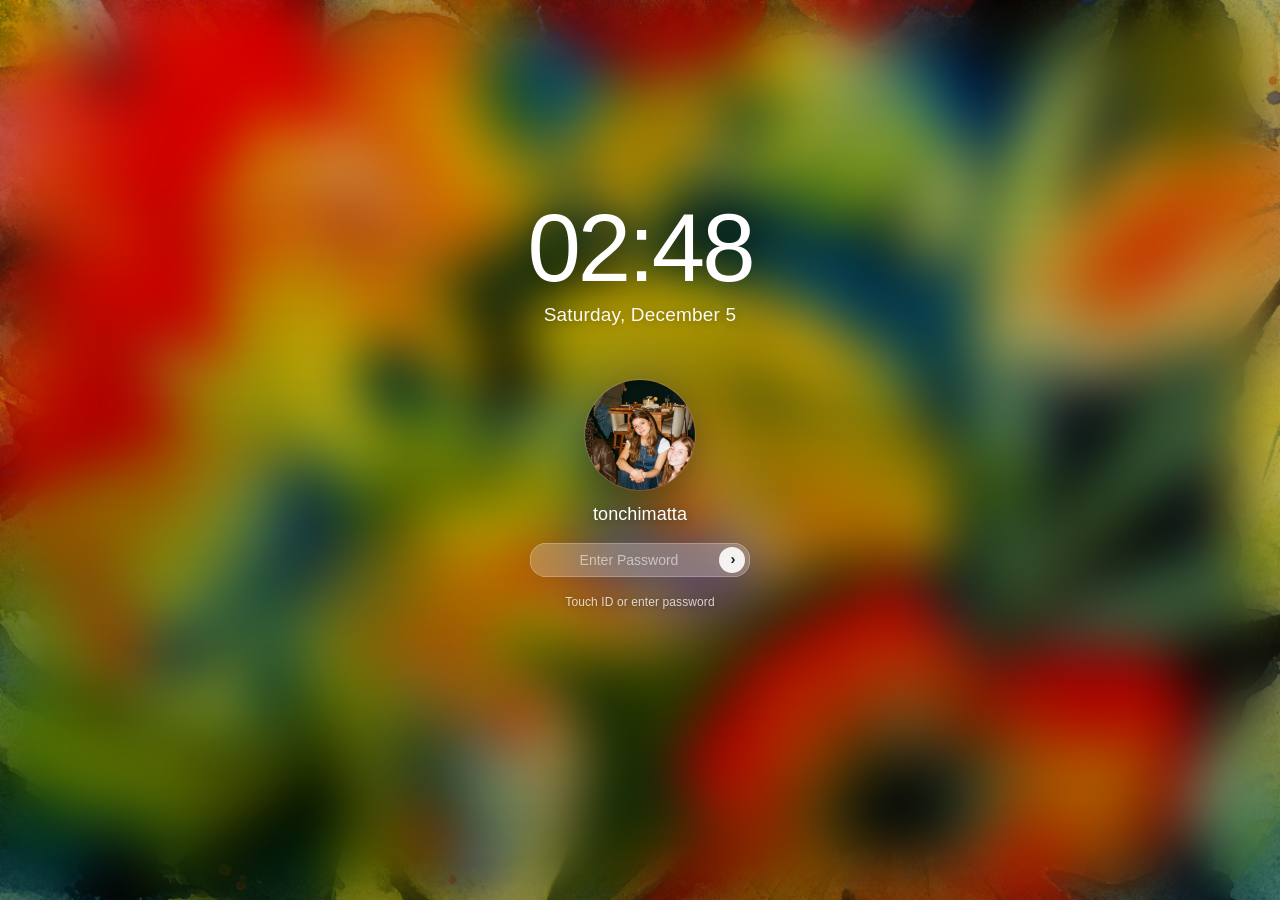
<file: index.source.html>
<!DOCTYPE html>
<html lang="en">
<head>
  <meta charset="UTF-8" />
  <meta name="viewport" content="width=device-width, initial-scale=1.0" />
  <title>tonchimatta.com</title>
  
  <!-- Favicon -->
  <link rel="icon" type="image/png" href="public/background/favicon.png" />
  
  <!-- OpenGraph / Social Media -->
  <meta property="og:title" content="tonchimatta.com" />
  <meta property="og:description" content="en construccion" />
  <meta property="og:image" content="public/background/og-image.png" />
  <meta property="og:type" content="website" />
  <meta property="og:url" content="https://tonchimatta.com" />

  <!-- Twitter Card -->
  <meta name="twitter:card" content="summary_large_image" />
  <meta name="twitter:title" content="tonchimatta.com" />
  <meta name="twitter:description" content="en construccion" />
  <meta name="twitter:image" content="public/background/og-image.png" />

  <!-- Description -->
  <meta name="description" content="en construccion" />
  <style>
    /* ===== Reset & Base ===== */
    *, *::before, *::after { margin: 0; padding: 0; box-sizing: border-box; }

    :root {
      --menubar-h: 25px;
      --titlebar-h: 28px;
      --dock-icon: 50px;
      --radius-window: 10px;
      --blue: #007aff;
      --red: #ff5f57;
      --yellow: #febc2e;
      --green: #28c840;
      --text-primary: #1d1d1f;
      --text-secondary: #86868b;
      --sidebar-bg: rgba(246, 244, 241, 0.95);
      --window-bg: #ffffff;
      --font: -apple-system, BlinkMacSystemFont, "SF Pro Text", "SF Pro Display", "Helvetica Neue", Arial, sans-serif;
    }

    html, body {
      width: 100%; height: 100%; overflow: hidden;
      font-family: var(--font); font-size: 13px; color: var(--text-primary);
      -webkit-font-smoothing: antialiased; user-select: none;
    }

    /* ===== Desktop ===== */
    #desktop {
      position: fixed; inset: 0;
      background: url("public/background/background.jpg") center/cover no-repeat;
      background-color: #2c5f8a;
    }

    /* ===== Menu Bar ===== */
    #menubar {
      position: fixed; top: 0; left: 0; right: 0; height: var(--menubar-h);
      background: rgba(35, 35, 37, 0.72);
      backdrop-filter: saturate(180%) blur(20px); -webkit-backdrop-filter: saturate(180%) blur(20px);
      display: flex; align-items: center; justify-content: space-between;
      padding: 0 10px; z-index: 9999; color: #fff; font-size: 13px;
    }
    #menubar .left { display: flex; align-items: center; gap: 16px; }
    #menubar .apple-logo {
      opacity: 0.9; cursor: pointer; display: flex; align-items: center; line-height: 0;
    }
    #menubar .apple-logo svg { width: 14px; height: 17px; display: block; }
    #menubar .app-name { font-weight: 600; }
    #menubar .menu-item { opacity: 0.85; cursor: default; }
    #menubar .menu-item:hover { opacity: 1; }
    #menubar .right { display: flex; align-items: center; gap: 16px; font-size: 12px; }

    /* ===== Windows ===== */
    .window {
      position: absolute; border-radius: var(--radius-window); overflow: hidden;
      box-shadow: 0 22px 70px 4px rgba(0,0,0,0.28), 0 0 0 0.5px rgba(0,0,0,0.12);
      display: flex; flex-direction: column; min-width: 400px; min-height: 250px;
      opacity: 0; transform: scale(0.92);
      transition: opacity 0.25s ease, transform 0.25s ease;
      pointer-events: none;
    }
    .window.visible { opacity: 1; transform: scale(1); pointer-events: auto; }
    .window.maximized { border-radius: 0 !important; transition: all 0.3s ease; }
    .window.minimizing { opacity: 0; transform: scale(0.5) translateY(300px); transition: all 0.4s ease; pointer-events: none; }

    /* Title Bar - overlays on top of body so sidebar/content colors show through */
    .titlebar {
      height: var(--titlebar-h);
      background: transparent;
      display: flex; align-items: center; padding: 0 12px;
      cursor: default; flex-shrink: 0; position: absolute;
      top: 0; left: 0; right: 0; z-index: 10;
    }
    .window.active .titlebar { background: transparent; }
    .window:not(.active) .titlebar { background: transparent; }
    .window:not(.active) .traffic-light .btn { background: #ccc !important; }
    .window:not(.active) .traffic-light .btn svg { opacity: 0 !important; }
    .titlebar-title {
      position: absolute; left: 50%; transform: translateX(-50%);
      font-size: 13px; font-weight: 500; color: var(--text-primary); opacity: 0.85;
    }
    /* Traffic Lights */
    .traffic-light { display: flex; gap: 8px; z-index: 1; }
    .traffic-light .btn {
      width: 12px; height: 12px; border-radius: 50%; border: none; cursor: pointer;
      display: flex; align-items: center; justify-content: center; padding: 0; transition: filter 0.1s;
      position: relative;
    }
    .traffic-light .btn svg {
      width: 6px; height: 6px; opacity: 0; transition: opacity 0.1s;
      position: absolute; top: 50%; left: 50%; transform: translate(-50%, -50%);
    }
    .traffic-light:hover .btn svg { opacity: 1; }
    .traffic-light .btn.close { background: var(--red); }
    .traffic-light .btn.minimize { background: var(--yellow); }
    .traffic-light .btn.maximize { background: var(--green); }
    .traffic-light .btn:active { filter: brightness(0.8); }

    /* Window Body - no padding, sidebar/content extend behind titlebar */
    .window-body { flex: 1; display: flex; overflow: hidden; background: var(--window-bg); }

    /* Sidebar */
    .sidebar {
      width: 240px; min-width: 240px;
      background: var(--sidebar-bg);
      backdrop-filter: blur(30px); -webkit-backdrop-filter: blur(30px);
      border-right: 1px solid rgba(0,0,0,0.08);
      display: flex; flex-direction: column; overflow-y: auto;
    }
    .sidebar::before {
      content: ''; display: block; min-height: var(--titlebar-h); flex-shrink: 0;
      position: sticky; top: 0; z-index: 2; background: inherit;
    }
    .sidebar::-webkit-scrollbar { width: 0; }

    .search-wrapper { position: relative; margin: 8px 10px; }
    .search-wrapper::before {
      content: "⌕"; position: absolute; left: 8px; top: 50%; transform: translateY(-50%);
      font-size: 13px; color: var(--text-secondary); z-index: 1;
    }
    .search-wrapper input {
      width: 100%; padding: 5px 8px 5px 26px; border: none; border-radius: 6px;
      background: rgba(0,0,0,0.05); font-size: 12px; font-family: var(--font);
      color: var(--text-primary); outline: none;
    }

    .sidebar-section { padding: 4px 0; }
    .sidebar-section-title {
      font-size: 11px; font-weight: 600; color: var(--text-secondary);
      padding: 6px 16px 4px; text-transform: uppercase; letter-spacing: 0.02em;
    }
    .sidebar-section-title.plain {
      font-weight: 400; text-transform: none; font-size: 12px; color: #999;
    }
    .sidebar-item {
      display: flex; align-items: center; gap: 8px; padding: 4px 12px; margin: 1px 8px;
      border-radius: 6px; cursor: pointer; font-size: 13px; transition: background 0.1s;
    }
    .sidebar-item:hover { background: rgba(0,0,0,0.04); }
    .sidebar-item.selected { background: var(--blue); color: #fff; }
    .sidebar-item .icon { font-size: 15px; width: 20px; text-align: center; }

    /* Content area */
    .content { flex: 1; overflow-y: auto; display: flex; flex-direction: column; }
    .content::before {
      content: ''; display: block; min-height: var(--titlebar-h); flex-shrink: 0;
      position: sticky; top: 0; z-index: 2; background: var(--window-bg);
    }
    .content::-webkit-scrollbar { width: 6px; }
    .content::-webkit-scrollbar-thumb { background: rgba(0,0,0,0.15); border-radius: 3px; }

    /* Resize Handles */
    .resize-handle { position: absolute; bottom: 0; right: 0; width: 16px; height: 16px; cursor: nwse-resize; }
    .resize-handle-right { position: absolute; top: 0; right: 0; bottom: 16px; width: 4px; cursor: ew-resize; }
    .resize-handle-bottom { position: absolute; bottom: 0; left: 0; right: 16px; height: 4px; cursor: ns-resize; }
    .resize-handle-left { position: absolute; top: 0; left: 0; bottom: 0; width: 4px; cursor: ew-resize; }

    /* ===== Notes App ===== */
    .notes-sidebar { background: rgba(251, 249, 245, 0.95); }
    .note-item {
      padding: 8px 12px; margin: 1px 8px; border-radius: 6px; cursor: pointer; transition: background 0.1s;
    }
    .note-item:hover { background: rgba(0,0,0,0.04); }
    .note-item.selected { background: rgba(255, 210, 50, 0.25); }
    .note-item .note-title { font-size: 13px; font-weight: 600; margin-bottom: 2px; }
    .note-item .note-meta { font-size: 11px; color: var(--text-secondary); display: flex; gap: 6px; }
    .note-item .note-preview {
      font-size: 11px; color: var(--text-secondary);
      white-space: nowrap; overflow: hidden; text-overflow: ellipsis;
    }
    .note-item.hidden { display: none; }

    .notes-content {
      display: flex; flex-direction: column; align-items: stretch;
      width: 100%; min-width: 0; box-sizing: border-box;
      padding-top: 24px;
      line-height: 1.6; word-wrap: break-word; overflow-wrap: break-word;
    }
    .notes-content .note-date {
      font-size: 12px; color: var(--text-secondary); text-align: center;
      margin-bottom: 16px; width: 100%;
    }
    .notes-content-inner {
      padding: 0 32px 24px; max-width: min(680px, 100%); width: 100%;
      min-width: 0; box-sizing: border-box; text-align: left;
      align-self: flex-start;
    }
    .notes-content-inner h1 { margin-top: 0; font-size: 26px; font-weight: 700; margin-bottom: 12px; text-align: left; }
    .notes-content-inner p { margin-bottom: 12px; font-size: 14px; }
    .notes-content-inner h2 { font-size: 18px; font-weight: 700; margin: 20px 0 8px; }
    .notes-content-inner ul { padding-left: 24px; margin-bottom: 12px; }
    .notes-content-inner li { margin-bottom: 6px; font-size: 14px; }
    .notes-content-inner a { color: #E2A727; text-decoration: underline; }
    .notes-content-inner a:hover { color: #c99420; }

    /* ===== Photos App ===== */
    .photos-content { padding: 8px 20px 16px; }
    .photos-header { margin-bottom: 16px; position: relative; }
    .photos-header h1 { font-size: 22px; font-weight: 700; }
    .photos-header .date-range { font-size: 12px; color: var(--text-secondary); }
    .photos-toolbar {
      position: absolute; top: 4px; right: 0;
      display: flex; gap: 0; font-size: 12px;
      background: rgba(0,0,0,0.06); border-radius: 6px; overflow: hidden;
    }
    .photos-toolbar span {
      color: var(--text-secondary); cursor: pointer; padding: 4px 12px;
      transition: all 0.15s;
    }
    .photos-toolbar span:hover { background: rgba(0,0,0,0.04); }
    .photos-toolbar span.active { background: #fff; color: var(--text-primary); font-weight: 500;
      box-shadow: 0 1px 3px rgba(0,0,0,0.1); border-radius: 5px; }

    .photo-grid {
      display: grid; grid-template-columns: repeat(auto-fill, minmax(110px, 1fr)); gap: 3px;
    }
    .photo-item {
      aspect-ratio: 1; border-radius: 2px; overflow: hidden; cursor: pointer; transition: transform 0.15s;
    }
    .photo-item:hover { transform: scale(1.03); z-index: 1; position: relative; }
    .photo-item img { width: 100%; height: 100%; object-fit: cover; display: block; }

    .photo-month-header {
      font-size: 16px; font-weight: 600; margin: 20px 0 8px; color: var(--text-primary);
    }
    .photo-month-header:first-child { margin-top: 0; }

    .photo-year-header {
      font-size: 28px; font-weight: 700; margin: 24px 0 12px;
    }
    .photo-year-grid {
      display: grid; grid-template-columns: repeat(auto-fill, minmax(200px, 1fr)); gap: 6px;
    }
    .photo-year-item {
      aspect-ratio: 16/10; border-radius: 6px; overflow: hidden; cursor: pointer;
      position: relative; transition: transform 0.15s;
    }
    .photo-year-item:hover { transform: scale(1.02); }
    .photo-year-item img { width: 100%; height: 100%; object-fit: cover; }
    .photo-year-item .year-label {
      position: absolute; bottom: 8px; left: 10px;
      color: #fff; font-weight: 600; font-size: 14px;
      text-shadow: 0 1px 4px rgba(0,0,0,0.5);
    }

    /* Photo Viewer (inline in Photos window) */
    .photo-viewer-inline {
      display: flex; flex-direction: column; height: 100%; background: #fff;
    }
    .photo-viewer-topbar {
      display: flex; align-items: center; justify-content: space-between;
      padding: 10px 16px; border-bottom: 1px solid rgba(0,0,0,0.06);
      flex-shrink: 0;
    }
    .photo-viewer-topbar .viewer-back-btn {
      background: none; border: none; cursor: pointer;
      font-size: 20px; color: var(--text-secondary); display: flex; align-items: center;
      transition: color 0.15s;
    }
    .photo-viewer-topbar .viewer-back-btn:hover { color: var(--text-primary); }
    .photo-viewer-topbar .viewer-info { text-align: center; }
    .photo-viewer-topbar .viewer-info .viewer-date { font-size: 13px; font-weight: 500; }
    .photo-viewer-topbar .viewer-info .viewer-counter { font-size: 11px; color: var(--text-secondary); }
    .photo-viewer-topbar .viewer-heart-btn {
      background: none; border: none; cursor: pointer;
      font-size: 20px; color: var(--text-secondary); transition: color 0.15s;
    }
    .photo-viewer-topbar .viewer-heart-btn:hover { color: #ff3b30; }
    .photo-viewer-body {
      flex: 1; display: flex; align-items: center; justify-content: center;
      overflow: hidden; background: #fff; position: relative;
    }
    .photo-viewer-body img {
      max-width: 100%; max-height: 100%; object-fit: contain;
    }
    .photo-viewer-body .viewer-nav {
      position: absolute; top: 50%; transform: translateY(-50%);
      background: rgba(0,0,0,0.06); border: none; color: var(--text-secondary);
      font-size: 20px; width: 32px; height: 32px; border-radius: 50%;
      cursor: pointer; display: flex; align-items: center; justify-content: center;
      transition: background 0.15s; opacity: 0;
    }
    .photo-viewer-body:hover .viewer-nav { opacity: 1; }
    .photo-viewer-body .viewer-nav:hover { background: rgba(0,0,0,0.12); }
    .photo-viewer-body .viewer-nav.prev { left: 12px; }
    .photo-viewer-body .viewer-nav.next { right: 12px; }

    /* ===== FaceTime App ===== */
    .facetime-titlebar { background: transparent !important; }
    .facetime-titlebar .traffic-light .btn.close { background: rgba(255,59,48,0.9); }
    .facetime-titlebar .traffic-light .btn.minimize { background: rgba(255,204,0,0.9); }
    .facetime-titlebar .traffic-light .btn.maximize { background: rgba(40,205,65,0.9); }

    .facetime-body {
      position: relative; background: #000 !important; overflow: hidden;
      padding-top: 0 !important;
    }
    .facetime-body > video#facetime-video {
      width: 100%; height: 100%; object-fit: cover;
    }
    .facetime-contact {
      position: absolute; top: 10px; left: 50%; transform: translateX(-50%);
      display: flex; align-items: center; gap: 6px;
      background: rgba(0,0,0,0.35); backdrop-filter: blur(16px); -webkit-backdrop-filter: blur(16px);
      padding: 5px 14px; border-radius: 20px; color: #fff; font-size: 13px; font-weight: 500;
      z-index: 5;
    }
    .facetime-chevron { font-size: 16px; opacity: 0.7; }
    .facetime-pip {
      position: absolute; top: 54px; right: 16px;
      width: 140px; height: 190px; border-radius: 12px; overflow: hidden;
      box-shadow: 0 4px 20px rgba(0,0,0,0.4); z-index: 5;
      cursor: grab; background: #1a1a1a;
    }
    .facetime-pip video {
      width: 100%; height: 100%; object-fit: cover; transform: scaleX(-1);
    }
    .facetime-controls {
      position: absolute; bottom: 20px; left: 50%; transform: translateX(-50%);
      display: flex; gap: 16px; z-index: 5;
    }
    .ft-btn {
      width: 48px; height: 48px; border-radius: 50%; border: none;
      display: flex; align-items: center; justify-content: center;
      cursor: pointer; transition: transform 0.15s;
    }
    .ft-btn:hover { transform: scale(1.08); }
    .ft-btn svg { width: 22px; height: 22px; }
    .ft-btn.ft-video { background: #30d158; }
    .ft-btn.ft-mute { background: rgba(255,255,255,0.85); }
    .ft-btn.ft-mute svg { stroke: #ff9500; fill: none; }
    .ft-btn.ft-mute.muted { background: #ff9500; }
    .ft-btn.ft-mute.muted svg { stroke: #fff; }
    .ft-btn.ft-more { background: rgba(255,255,255,0.15); border: 1.5px solid rgba(255,255,255,0.35); }
    .ft-btn.ft-end { background: #ff3b30; }

    /* ===== Messages App ===== */
    .messages-sidebar { background: rgba(246, 244, 241, 0.95); }
    .pinned-contacts {
      display: flex; gap: 12px; padding: 12px 16px 8px; justify-content: flex-start; overflow-x: auto;
    }
    .pinned-contact { display: flex; flex-direction: column; align-items: center; gap: 4px; cursor: pointer; }
    .pinned-contact .avatar {
      width: 48px; height: 48px; border-radius: 50%;
      display: flex; align-items: center; justify-content: center;
      font-size: 16px; font-weight: 500; color: #fff; overflow: hidden; flex-shrink: 0;
    }
    .pinned-contact .avatar img { width: 100%; height: 100%; object-fit: cover; display: block; }
    .pinned-contact .name {
      font-size: 10px; color: var(--text-secondary); text-align: center;
      max-width: 60px; overflow: hidden; text-overflow: ellipsis; white-space: nowrap;
    }
    .conversation-list { flex: 1; overflow-y: auto; }
    .conversation-item {
      display: flex; align-items: center; gap: 10px; padding: 10px 12px;
      margin: 1px 8px; border-radius: 8px; cursor: pointer; transition: background 0.1s;
    }
    .conversation-item:hover { background: rgba(0,0,0,0.04); }
    .conversation-item.selected { background: var(--blue); color: #fff; }
    .conversation-item.selected .conv-preview,
    .conversation-item.selected .conv-time { color: rgba(255,255,255,0.75) !important; }
    .conversation-item.hidden { display: none; }
    .conv-avatar {
      width: 38px; height: 38px; border-radius: 50%;
      display: flex; align-items: center; justify-content: center;
      font-size: 14px; font-weight: 500; color: #fff; flex-shrink: 0; overflow: hidden;
    }
    .conv-avatar img { width: 100%; height: 100%; object-fit: cover; display: block; }
    .conv-info { flex: 1; min-width: 0; }
    .conv-name { font-size: 13px; font-weight: 500; margin-bottom: 2px; }
    .conv-preview {
      font-size: 12px; color: var(--text-secondary);
      white-space: nowrap; overflow: hidden; text-overflow: ellipsis;
    }
    .conv-time { font-size: 11px; color: var(--text-secondary); flex-shrink: 0; }

    /* Chat Area */
    .chat-area { flex: 1; display: flex; flex-direction: column; background: #fff; }
    .chat-area::before {
      content: ''; display: block; min-height: var(--titlebar-h); flex-shrink: 0;
      position: sticky; top: 0; z-index: 2; background: #fff;
    }
    .chat-header {
      padding: 10px 16px; border-bottom: 1px solid rgba(0,0,0,0.06);
      font-size: 13px; color: var(--text-secondary);
    }
    .chat-header span { font-weight: 500; color: var(--text-primary); }
    .chat-messages {
      flex: 1; overflow-y: auto; padding: 16px 20px;
      display: flex; flex-direction: column; gap: 4px;
    }
    .chat-messages::-webkit-scrollbar { width: 6px; }
    .chat-messages::-webkit-scrollbar-thumb { background: rgba(0,0,0,0.1); border-radius: 3px; }
    .message-group { margin-bottom: 8px; }
    .message-sender-name { font-size: 11px; color: var(--text-secondary); margin-bottom: 3px; margin-left: 12px; }
    .message-bubble {
      max-width: 65%; padding: 8px 12px; border-radius: 18px; font-size: 14px;
      line-height: 1.4; margin-bottom: 2px; width: fit-content; word-wrap: break-word;
    }
    .message-bubble.sent {
      background: var(--blue); color: #fff; margin-left: auto; border-bottom-right-radius: 6px;
    }
    .message-bubble.received {
      background: #e9e9eb; color: var(--text-primary); border-bottom-left-radius: 6px;
    }
    .message-status { font-size: 10px; color: var(--text-secondary); text-align: right; margin-top: 2px; }
    .chat-input-area {
      padding: 10px 16px; border-top: 1px solid rgba(0,0,0,0.06);
      display: flex; align-items: center; gap: 8px;
    }
    .chat-input-area input {
      flex: 1; padding: 8px 14px; border: 1px solid rgba(0,0,0,0.1); border-radius: 18px;
      font-size: 13px; font-family: var(--font); outline: none; background: #f5f5f5;
    }
    .chat-input-area input:focus { border-color: var(--blue); background: #fff; }
    .chat-input-area .emoji-btn {
      font-size: 20px; cursor: pointer; opacity: 0.6; transition: opacity 0.15s;
      background: none; border: none;
    }
    .chat-input-area .emoji-btn:hover { opacity: 1; }

    /* Message wrappers for reactions */
    .message-wrapper { margin-bottom: 2px; }
    .message-wrapper.sent { display: flex; flex-direction: column; align-items: flex-end; }
    .message-wrapper.received { margin-bottom: 8px; }
    .message-wrapper .message-bubble { cursor: pointer; }

    /* Reaction bar (tapback) */
    .reaction-bar {
      position: absolute; top: -44px;
      display: flex; gap: 2px; padding: 6px 10px;
      background: #fff; border-radius: 22px;
      box-shadow: 0 4px 20px rgba(0,0,0,0.18), 0 0 0 0.5px rgba(0,0,0,0.08);
      z-index: 20;
    }
    .message-wrapper.sent .reaction-bar { right: 0; }
    .message-wrapper.received .reaction-bar { left: 0; }
    .reaction-option {
      font-size: 20px; cursor: pointer; padding: 2px 4px;
      border-radius: 50%; transition: transform 0.12s, background 0.12s;
      line-height: 1;
    }
    .reaction-option:hover { transform: scale(1.3); background: rgba(0,0,0,0.06); }

    /* Reaction badge on message */
    .message-reaction {
      display: inline-flex; align-items: center; font-size: 14px;
      background: #fff; border: 1px solid rgba(0,0,0,0.08);
      border-radius: 12px; padding: 1px 6px; margin-top: -4px;
      box-shadow: 0 1px 4px rgba(0,0,0,0.08); line-height: 1.3;
    }

    /* Emoji picker */
    #emoji-picker {
      position: absolute; bottom: 54px; right: 12px;
      width: 320px; max-height: 360px;
      background: #fff; border-radius: 12px;
      box-shadow: 0 8px 40px rgba(0,0,0,0.2), 0 0 0 0.5px rgba(0,0,0,0.08);
      z-index: 30; display: flex; flex-direction: column; overflow: hidden;
    }
    .emoji-picker-tabs {
      display: flex; gap: 2px; padding: 8px 10px 4px;
      border-bottom: 1px solid rgba(0,0,0,0.06); flex-shrink: 0;
    }
    .emoji-tab {
      font-size: 18px; cursor: pointer; padding: 4px 6px; border-radius: 6px;
      transition: background 0.1s; opacity: 0.5;
    }
    .emoji-tab.active { opacity: 1; background: rgba(0,0,0,0.06); }
    .emoji-tab:hover { opacity: 1; }
    .emoji-picker-search { padding: 6px 10px; flex-shrink: 0; }
    .emoji-picker-search input {
      width: 100%; padding: 5px 10px; border: 1px solid rgba(0,0,0,0.1);
      border-radius: 6px; font-size: 12px; outline: none; background: #f5f5f5;
      font-family: var(--font);
    }
    .emoji-picker-grid {
      flex: 1; overflow-y: auto; padding: 4px 10px 10px;
    }
    .emoji-picker-grid::-webkit-scrollbar { width: 4px; }
    .emoji-picker-grid::-webkit-scrollbar-thumb { background: rgba(0,0,0,0.1); border-radius: 2px; }
    .emoji-cat-label { font-size: 11px; font-weight: 600; color: #888; padding: 6px 0 4px; }
    .emoji-cat-grid { display: flex; flex-wrap: wrap; gap: 1px; }
    .emoji-item {
      font-size: 24px; cursor: pointer; padding: 3px; border-radius: 6px;
      transition: background 0.1s; line-height: 1.2;
    }
    .emoji-item:hover { background: rgba(0,0,0,0.06); }

    /* ===== Dock ===== */
    #dock {
      position: fixed; bottom: 3px; left: 50%; transform: translateX(-50%);
      display: flex; align-items: flex-end; gap: 2px;
      padding: 3px 8px 3px;
      background: rgba(255,255,255,0.2);
      backdrop-filter: saturate(180%) blur(25px); -webkit-backdrop-filter: saturate(180%) blur(25px);
      border-radius: 18px; border: 1px solid rgba(255,255,255,0.3); z-index: 9998;
      transition: opacity 0.3s ease, transform 0.3s ease;
    }
    #dock.dock-hidden {
      opacity: 0; pointer-events: none; transform: translateX(-50%) translateY(100%);
    }
    .dock-separator { width: 1px; height: 38px; background: rgba(255,255,255,0.3); margin: 0 5px; align-self: center; }
    .dock-item {
      display: flex; flex-direction: column; align-items: center;
      position: relative; padding: 0 1px;
    }
    .dock-icon-wrapper {
      width: var(--dock-icon); height: var(--dock-icon);
      transition: transform 0.15s ease;
      display: flex; align-items: center; justify-content: center;
      cursor: pointer;
    }
    .dock-item:hover .dock-icon-wrapper {
      transform: scale(1.12) translateY(-4px);
    }
    .dock-icon-wrapper img {
      width: 100%; height: 100%; border-radius: 11px;
      pointer-events: none;
    }
    .dock-item .dot {
      width: 4px; height: 4px; border-radius: 50%; background: rgba(255,255,255,0.85);
      margin-top: 2px; opacity: 0; transition: opacity 0.2s;
    }
    .dock-item .dot.visible { opacity: 1; }
    .dock-item .tooltip {
      position: absolute; bottom: 100%; margin-bottom: 6px;
      background: rgba(30,30,30,0.9); backdrop-filter: blur(12px);
      color: #fff; font-size: 12px; font-weight: 500;
      padding: 4px 12px; border-radius: 4px;
      white-space: nowrap; opacity: 0; pointer-events: none;
      transition: opacity 0.12s; z-index: 10;
    }
    .dock-item .tooltip::after {
      content: ""; position: absolute; top: 100%; left: 50%; transform: translateX(-50%);
      border: 5px solid transparent; border-top-color: rgba(30,30,30,0.9);
    }
    .dock-item:hover .tooltip { opacity: 1; }
    @keyframes dockBounce {
      0%, 100% { transform: translateY(0); }
      25% { transform: translateY(-14px); }
      50% { transform: translateY(-2px); }
      75% { transform: translateY(-8px); }
    }
    .dock-item.bouncing .dock-icon-wrapper { animation: dockBounce 0.6s ease; }

    /* ===== Apple Menu Dropdown ===== */
    .apple-logo { cursor: pointer !important; }
    #apple-menu {
      display: none; position: fixed; top: var(--menubar-h); left: 6px;
      width: 260px; background: rgba(40,40,42,0.92);
      backdrop-filter: saturate(180%) blur(25px); -webkit-backdrop-filter: saturate(180%) blur(25px);
      border-radius: 6px; padding: 4px 0; z-index: 10001;
      box-shadow: 0 10px 40px rgba(0,0,0,0.45), 0 0 0 0.5px rgba(255,255,255,0.12);
      color: #fff; font-size: 13px;
    }
    #apple-menu.open { display: block; }
    .apple-menu-item {
      display: flex; align-items: center; gap: 10px;
      padding: 4px 12px; margin: 0 4px; border-radius: 4px; cursor: default;
      transition: background 0.08s;
    }
    .apple-menu-item:hover { background: var(--blue); }
    .apple-menu-item .am-icon { width: 18px; text-align: center; font-size: 14px; opacity: 0.8; }
    .apple-menu-separator { height: 1px; background: rgba(255,255,255,0.12); margin: 4px 0; }

    /* ===== About This Mac Modal ===== */
    #about-mac-overlay {
      display: none; position: fixed; top: 0; left: 0; right: 0; bottom: 0;
      background: rgba(0,0,0,0.35); z-index: 10002;
      justify-content: center; align-items: center;
    }
    #about-mac-overlay.open { display: flex; }
    #about-mac {
      width: 380px; background: rgba(242,240,237,0.97);
      backdrop-filter: saturate(180%) blur(30px); -webkit-backdrop-filter: saturate(180%) blur(30px);
      border-radius: 12px; overflow: hidden;
      box-shadow: 0 20px 60px rgba(0,0,0,0.3), 0 0 0 0.5px rgba(0,0,0,0.12);
      text-align: center; padding: 14px 36px 24px; position: relative;
    }
    #about-mac .about-close-btn {
      position: absolute; top: 10px; left: 12px; width: 12px; height: 12px; border-radius: 50%;
      background: var(--red); border: none; cursor: pointer; padding: 0;
      display: flex; align-items: center; justify-content: center;
    }
    #about-mac .about-close-btn:hover svg { opacity: 1; }
    #about-mac .about-close-btn svg { opacity: 0; width: 6px; height: 6px; }
    #about-mac .mac-image {
      width: 180px; margin: 20px auto 10px; display: block;
    }
    #about-mac .mac-image svg { width: 100%; height: auto; }
    #about-mac h2 { font-size: 28px; font-weight: 500; margin: 8px 0 2px; color: var(--text-primary); }
    #about-mac .mac-subtitle { font-size: 13px; color: var(--text-secondary); margin-bottom: 20px; }
    #about-mac .mac-specs {
      text-align: center; margin: 0 auto; width: 100%;
    }
    #about-mac .mac-spec-row {
      display: flex; justify-content: center; gap: 10px; padding: 3px 0;
      font-size: 13px; line-height: 1.5;
    }
    #about-mac .mac-spec-row .label {
      color: var(--text-secondary); font-weight: 600; text-align: right; min-width: 110px;
    }
    #about-mac .mac-spec-row .value { text-align: left; min-width: 140px; color: var(--text-primary); }
    #about-mac .about-more-btn {
      margin: 20px auto 14px; display: inline-block; padding: 6px 20px;
      border: 1px solid rgba(0,0,0,0.15); border-radius: 6px; background: rgba(255,255,255,0.6);
      font-size: 13px; color: var(--text-primary); cursor: pointer; font-family: var(--font);
    }
    #about-mac .about-more-btn:hover { background: rgba(255,255,255,0.9); }
    #about-mac .about-footer {
      font-size: 10px; color: var(--text-secondary); line-height: 1.5; margin-top: 6px;
    }
    #about-mac .about-footer a { color: var(--text-secondary); text-decoration: underline; }

    /* ===== Contact App ===== */
    .contact-body {
      display: flex; height: 100%; background: #fff;
    }
    .contact-sidebar {
      width: 240px; min-width: 240px; background: var(--sidebar-bg);
      overflow-y: auto; border-right: 1px solid rgba(0,0,0,0.08);
      display: flex; flex-direction: column;
    }
    .contact-sidebar::before {
      content: ''; display: block; min-height: var(--titlebar-h); flex-shrink: 0;
      position: sticky; top: 0; z-index: 2; background: var(--sidebar-bg);
    }
    .contact-sidebar::-webkit-scrollbar { width: 0; }
    .contact-letter-header {
      font-size: 12px; font-weight: 600; color: var(--text-secondary);
      padding: 10px 16px 4px; text-transform: uppercase;
    }
    .contact-sidebar-item {
      display: flex; align-items: center; gap: 10px; padding: 6px 10px;
      color: var(--text-primary); font-size: 13px; cursor: pointer; border-radius: 8px; margin: 1px 6px;
      transition: background 0.1s;
    }
    .contact-sidebar-item:hover { background: rgba(0,0,0,0.04); }
    .contact-sidebar-item.selected { background: var(--blue); color: #fff; }
    .contact-sidebar-item .contact-avatar-sm {
      width: 28px; height: 28px; min-width: 28px; min-height: 28px;
      aspect-ratio: 1 / 1; border-radius: 50%;
      background: linear-gradient(135deg,#b0b0b0,#8e8e93);
      display: flex; align-items: center; justify-content: center; color: #fff;
      font-size: 10px; font-weight: 600; flex-shrink: 0; overflow: hidden;
    }
    .contact-sidebar-item .contact-avatar-sm img {
      width: 100%; height: 100%; object-fit: cover; display: block;
    }
    .contact-detail {
      flex: 1; overflow-y: auto;
      display: flex; flex-direction: column; align-items: center; padding-bottom: 30px;
      background: #fff;
    }
    .contact-detail::before {
      content: ''; display: block; min-height: var(--titlebar-h); flex-shrink: 0;
      position: sticky; top: 0; z-index: 2; background: #fff; width: 100%;
    }
    .contact-detail::-webkit-scrollbar { width: 0; }
    .contact-detail .contact-avatar-lg {
      width: 120px; height: 120px; min-width: 120px; min-height: 120px;
      aspect-ratio: 1 / 1; border-radius: 50%;
      background: linear-gradient(135deg,#b0b0b0,#8e8e93);
      display: flex; align-items: center; justify-content: center;
      color: #fff; font-size: 42px; font-weight: 400; margin-top: 24px;
      overflow: hidden; flex-shrink: 0;
    }
    .contact-detail .contact-avatar-lg img {
      width: 100%; height: 100%; object-fit: cover; display: block;
    }
    .contact-detail .contact-name {
      font-size: 26px; font-weight: 500; color: var(--text-primary); margin-top: 14px;
      text-align: center; line-height: 1.2;
    }
    .contact-detail .contact-actions {
      display: flex; gap: 24px; margin-top: 18px;
    }
    .contact-detail .contact-action-btn {
      display: flex; flex-direction: column; align-items: center; gap: 5px;
      color: var(--text-secondary); font-size: 10px; cursor: pointer;
    }
    .contact-detail .contact-action-btn .ca-icon {
      width: 38px; height: 38px; border-radius: 50%;
      background: rgba(0,0,0,0.05); display: flex; align-items: center; justify-content: center;
      font-size: 16px; transition: background 0.15s;
    }
    .contact-detail .contact-action-btn:hover .ca-icon { background: rgba(0,0,0,0.1); }
    .contact-detail .contact-poster-card {
      width: 88%; background: rgba(0,0,0,0.03); border-radius: 10px;
      margin-top: 20px; padding: 10px 14px;
      display: flex; align-items: center; gap: 10px;
      font-size: 13px; color: var(--text-secondary);
    }
    .contact-poster-card .poster-avatar {
      width: 28px; height: 28px; min-width: 28px; min-height: 28px;
      aspect-ratio: 1 / 1; border-radius: 50%; background: linear-gradient(135deg,#b0b0b0,#8e8e93);
      display: flex; align-items: center; justify-content: center; color: #fff;
      font-size: 10px; font-weight: 600; flex-shrink: 0; overflow: hidden;
    }
    .contact-poster-card .poster-avatar img { width: 100%; height: 100%; object-fit: cover; display: block; }
    .contact-poster-card .poster-label { flex: 1; }
    .contact-poster-card .poster-chevron { opacity: 0.3; }
    .contact-detail .contact-info-card {
      width: 88%; background: rgba(0,0,0,0.03); border-radius: 10px;
      margin-top: 12px; padding: 0; overflow: hidden;
    }
    .contact-detail .contact-info-row {
      padding: 10px 14px; font-size: 13px; color: var(--text-primary);
      border-bottom: 1px solid rgba(0,0,0,0.06);
    }
    .contact-detail .contact-info-row:last-child { border-bottom: none; }
    .contact-detail .contact-info-row .info-label { font-size: 11px; color: var(--text-secondary); margin-bottom: 3px; }
    .contact-detail .contact-info-row .info-value { color: var(--blue); }

    /* ===== Finder App ===== */
    .finder-body {
      display: flex; height: 100%; background: #fff;
    }
    .finder-sidebar {
      width: 200px; min-width: 200px; background: var(--sidebar-bg);
      border-right: 1px solid rgba(0,0,0,0.08);
      overflow-y: auto; display: flex; flex-direction: column;
    }
    .finder-sidebar::before {
      content: ''; display: block; min-height: var(--titlebar-h); flex-shrink: 0;
      position: sticky; top: 0; z-index: 2; background: var(--sidebar-bg);
    }
    .finder-sidebar::-webkit-scrollbar { width: 0; }
    .finder-sidebar-section { padding: 2px 0; }
    .finder-sidebar-label {
      font-size: 11px; font-weight: 600; color: var(--text-secondary);
      padding: 8px 14px 4px; text-transform: uppercase; letter-spacing: 0.02em;
    }
    .finder-sidebar-item {
      display: flex; align-items: center; gap: 7px; padding: 3px 10px; margin: 1px 6px;
      border-radius: 6px; cursor: pointer; font-size: 13px; color: var(--text-primary);
      transition: background 0.1s;
    }
    .finder-sidebar-item:hover { background: rgba(0,0,0,0.04); }
    .finder-sidebar-item.selected { background: var(--blue); color: #fff; }
    .finder-sidebar-item.selected .finder-sidebar-icon { color: #fff; }
    .finder-sidebar-icon { font-size: 14px; width: 18px; text-align: center; color: var(--blue); flex-shrink: 0; }
    .finder-content {
      flex: 1; overflow-y: auto; display: flex; flex-direction: column;
    }
    .finder-content::before {
      content: ''; display: block; min-height: var(--titlebar-h); flex-shrink: 0;
      position: sticky; top: 0; z-index: 2; background: #fff;
    }
    .finder-content::-webkit-scrollbar { width: 6px; }
    .finder-content::-webkit-scrollbar-thumb { background: rgba(0,0,0,0.15); border-radius: 3px; }
    .finder-list-header {
      display: flex; align-items: center; padding: 6px 16px;
      font-size: 11px; font-weight: 600; color: var(--text-secondary);
      border-bottom: 1px solid rgba(0,0,0,0.08); text-transform: uppercase; letter-spacing: 0.02em;
    }
    .finder-list-header .fh-name { flex: 1; }
    .finder-list-header .fh-kind { width: 130px; }
    .finder-list-header .fh-date { width: 170px; }
    .finder-file-row {
      display: flex; align-items: center; padding: 5px 16px;
      font-size: 13px; cursor: pointer; transition: background 0.1s;
      border-bottom: 1px solid rgba(0,0,0,0.03);
    }
    .finder-file-row:hover { background: rgba(0,0,0,0.03); }
    .finder-file-row.selected { background: var(--blue); color: #fff; }
    .finder-file-row.selected .ff-kind,
    .finder-file-row.selected .ff-date { color: rgba(255,255,255,0.75); }
    .finder-file-row .ff-icon { width: 20px; height: 20px; margin-right: 8px; flex-shrink: 0; border-radius: 4px; }
    .finder-file-row .ff-icon img { width: 100%; height: 100%; object-fit: contain; }
    .finder-file-row .ff-icon.folder-icon {
      display: flex; align-items: center; justify-content: center;
      font-size: 16px;
    }
    .finder-file-row .ff-name { flex: 1; white-space: nowrap; overflow: hidden; text-overflow: ellipsis; }
    .finder-file-row .ff-kind { width: 130px; color: var(--text-secondary); font-size: 12px; flex-shrink: 0; }
    .finder-file-row .ff-date { width: 170px; color: var(--text-secondary); font-size: 12px; flex-shrink: 0; }
    .finder-empty {
      flex: 1; display: flex; align-items: center; justify-content: center;
      color: var(--text-secondary); font-size: 13px; padding: 40px;
    }
    .finder-breadcrumb {
      font-size: 12px; font-weight: 500; color: var(--text-primary);
      padding: 0 16px 6px; display: none;
    }

    /* Drag / Resize helpers */
    body.dragging, body.dragging * { user-select: none !important; cursor: grabbing !important; }
    body.resizing, body.resizing * { user-select: none !important; }

    /* ===== QuickTime Player ===== */
    #win-quicktime { background: #000; overflow: hidden; }
    .quicktime-titlebar {
      background: rgba(20, 20, 20, 0.92) !important;
      border-bottom: 1px solid rgba(255, 255, 255, 0.06);
      display: flex; align-items: center; position: relative;
    }
    .quicktime-title {
      position: absolute; left: 0; right: 0; text-align: center;
      font-size: 13px; color: #e5e5e7; pointer-events: none;
      white-space: nowrap; overflow: hidden; text-overflow: ellipsis;
      padding: 0 80px;
    }
    .quicktime-body {
      width: 100%; height: calc(100% - var(--titlebar-h));
      display: flex; align-items: center; justify-content: center;
      background: #000;
    }
    .quicktime-body video {
      width: 100%; height: 100%; background: #000; object-fit: contain;
      outline: none;
    }

    /* ===== Lock Screen (macOS-style, matches page theme) ===== */
    #lock-screen {
      position: fixed; inset: 0; z-index: 100000;
      background: url("public/background/background.jpg") center/cover no-repeat;
      background-color: #2c5f8a;
      font-family: var(--font); color: #fff;
      display: flex; flex-direction: column; align-items: center; justify-content: center;
      overflow: hidden;
    }
    #lock-screen::before {
      content: ""; position: absolute; inset: 0;
      background: linear-gradient(180deg, rgba(0,0,0,0.15) 0%, rgba(0,0,0,0.35) 100%);
      backdrop-filter: saturate(180%) blur(28px);
      -webkit-backdrop-filter: saturate(180%) blur(28px);
    }
    #lock-screen.unlocking {
      opacity: 0; transform: scale(1.04);
      transition: opacity 0.45s ease, transform 0.45s ease;
      pointer-events: none;
    }
    .lock-time {
      position: relative; font-size: 96px; font-weight: 200;
      letter-spacing: -3px; line-height: 1; margin-top: -10vh;
      text-shadow: 0 2px 24px rgba(0,0,0,0.35);
    }
    .lock-date {
      position: relative; font-size: 19px; font-weight: 500;
      margin-top: 8px; opacity: 0.95; letter-spacing: 0.2px;
      text-shadow: 0 1px 12px rgba(0,0,0,0.35);
    }
    .lock-spacer { flex: 0 0 6vh; }
    .lock-avatar {
      position: relative;
      width: 110px; height: 110px; border-radius: 50%;
      background: linear-gradient(135deg, #ff8ab3, #d63384);
      display: flex; align-items: center; justify-content: center;
      font-size: 48px; color: #fff;
      box-shadow: 0 10px 36px rgba(0,0,0,0.35), 0 0 0 1px rgba(255,255,255,0.15);
      overflow: hidden;
    }
    .lock-avatar img {
      width: 100%; height: 100%; object-fit: cover; display: block;
    }
    .lock-name {
      position: relative; font-size: 18px; font-weight: 500;
      margin-top: 14px; letter-spacing: 0.1px;
      text-shadow: 0 1px 10px rgba(0,0,0,0.35);
    }
    .lock-password-wrap {
      position: relative; margin-top: 18px;
      display: flex; align-items: center;
    }
    #lock-password {
      width: 220px; padding: 9px 38px 9px 16px;
      border-radius: 16px; border: none; outline: none;
      background: rgba(255,255,255,0.18);
      backdrop-filter: blur(14px); -webkit-backdrop-filter: blur(14px);
      color: #fff; font-size: 14px; font-family: var(--font);
      text-align: center; letter-spacing: 3px;
      box-shadow: inset 0 0 0 0.5px rgba(255,255,255,0.28);
      transition: background 0.15s, box-shadow 0.15s;
    }
    #lock-password::placeholder {
      color: rgba(255,255,255,0.55); letter-spacing: 0; font-weight: 400;
    }
    #lock-password:focus {
      background: rgba(255,255,255,0.24);
      box-shadow: inset 0 0 0 0.5px rgba(255,255,255,0.45);
    }
    .lock-submit-btn {
      position: absolute; right: 5px; top: 50%; transform: translateY(-50%);
      width: 26px; height: 26px; border-radius: 50%;
      background: rgba(255,255,255,0.9); border: none; cursor: pointer;
      display: flex; align-items: center; justify-content: center;
      color: #1d1d1f; font-size: 15px; font-weight: 600; padding: 0 0 2px 2px;
      transition: background 0.15s, transform 0.1s;
    }
    .lock-submit-btn:hover { background: #fff; }
    .lock-submit-btn:active { transform: translateY(-50%) scale(0.92); }
    .lock-hint {
      position: relative; font-size: 12px; margin-top: 18px;
      opacity: 0.75; min-height: 16px; letter-spacing: 0.1px;
      text-shadow: 0 1px 6px rgba(0,0,0,0.35);
    }
    .lock-hint.error { color: #ffb3b3; opacity: 1; }
    @keyframes lockShake {
      0%, 100% { transform: translateX(0); }
      20%, 60% { transform: translateX(-9px); }
      40%, 80% { transform: translateX(9px); }
    }
    .lock-password-wrap.shake { animation: lockShake 0.35s ease; }
  </style>
</head>
<body>
  <!-- ===== Lock Screen (password gate) ===== -->
  <div id="lock-screen">
    <div class="lock-time" id="lock-time"></div>
    <div class="lock-date" id="lock-date"></div>
    <div class="lock-spacer"></div>
    <div class="lock-avatar">
      <img src="public/background/natochi/lock-avatar.png" alt="tonchimatta" onerror="this.style.display='none'; this.parentNode.innerHTML='&#129392;';" />
    </div>
    <div class="lock-name">tonchimatta</div>
    <form class="lock-password-wrap" id="lock-form" autocomplete="off">
      <input type="password" id="lock-password" placeholder="Enter Password" inputmode="numeric" autocomplete="off" autofocus />
      <button type="submit" class="lock-submit-btn" aria-label="Unlock">›</button>
    </form>
    <div class="lock-hint" id="lock-hint">Touch ID or enter password</div>
  </div>

  <!-- BUILD:LOCK_SCRIPT_START -->
  <script>
    // SOURCE-MODE lock script (plain-text password check).
    // The build script (build.py) replaces this entire block with an
    // AES-GCM decryption script before deploying. The deployed index.html
    // does NOT contain this code or the protected content in plain text.
    (function () {
      var PASSWORD = "181025";
      var SESSION_KEY = "tm_unlocked";
      var lockScreen = document.getElementById("lock-screen");

      try {
        if (sessionStorage.getItem(SESSION_KEY) === "1") {
          lockScreen.parentNode.removeChild(lockScreen);
          return;
        }
      } catch (e) {}

      var form = document.getElementById("lock-form");
      var input = document.getElementById("lock-password");
      var hint = document.getElementById("lock-hint");
      var timeEl = document.getElementById("lock-time");
      var dateEl = document.getElementById("lock-date");

      function pad(n) { return n < 10 ? "0" + n : "" + n; }
      function updateClock() {
        var now = new Date();
        timeEl.textContent = pad(now.getHours()) + ":" + pad(now.getMinutes());
        var days = ["Sunday","Monday","Tuesday","Wednesday","Thursday","Friday","Saturday"];
        var months = ["January","February","March","April","May","June","July","August","September","October","November","December"];
        dateEl.textContent = days[now.getDay()] + ", " + months[now.getMonth()] + " " + now.getDate();
      }
      updateClock();
      setInterval(updateClock, 1000);

      function unlock() {
        try { sessionStorage.setItem(SESSION_KEY, "1"); } catch (e) {}
        lockScreen.classList.add("unlocking");
        setTimeout(function () {
          if (lockScreen.parentNode) lockScreen.parentNode.removeChild(lockScreen);
        }, 480);
      }

      form.addEventListener("submit", function (e) {
        e.preventDefault();
        if (input.value === PASSWORD) {
          hint.textContent = "Unlocking...";
          hint.classList.remove("error");
          unlock();
        } else {
          hint.textContent = "Incorrect password. Try again.";
          hint.classList.add("error");
          form.classList.remove("shake");
          void form.offsetWidth;
          form.classList.add("shake");
          input.value = "";
          input.focus();
        }
      });

      setTimeout(function () { input.focus(); }, 50);
    })();
  </script>
  <!-- BUILD:LOCK_SCRIPT_END -->

  <!-- BUILD:PROTECTED_START -->
  <div id="desktop">
    <!-- Menu Bar -->
    <div id="menubar">
      <div class="left">
        <span class="apple-logo" onclick="toggleAppleMenu(event)"><svg viewBox="0 0 384 512" fill="white"><path d="M319.1 268.7c-.2-36.7 16.4-64.4 50-84.8-18.8-26.9-47.2-41.7-84.7-44.6-35.5-2.8-74.3 20.7-88.5 20.7-15 0-49.4-19.7-76.4-19.7-55.8 .9-115.1 44.5-115.1 133.2 0 26.2 4.8 53.3 14.4 81.2 12.8 36.7 59 126.7 107.2 125.2 25.2-.6 43-17.9 75.8-17.9 31.8 0 48.3 17.9 76.4 17.9 48.6-.7 90.4-82.5 102.6-119.3-65.2-30.7-61.7-90-61.7-91.9zM262.5 104.5c27.3-32.4 24.8-61.9 24-72.5-24.1 1.4-52 16.4-67.9 34.9-17.5 19.8-27.8 44.3-25.6 71.9 26.1 2 49.9-11.4 69.5-34.3z"/></svg></span>
        <span class="app-name" id="menubar-app-name">Finder</span>
        <span class="menu-item">File</span>
        <span class="menu-item">Edit</span>
        <span class="menu-item">View</span>
        <span class="menu-item">Window</span>
        <span class="menu-item">Help</span>
      </div>
      <div class="right"><span id="menubar-time"></span></div>
    </div>

    <!-- Apple Menu Dropdown -->
    <div id="apple-menu">
      <div class="apple-menu-item" onclick="appleMenuAction('about-mac')">
        <span class="am-icon">💻</span> About This Mac
      </div>
      <div class="apple-menu-separator"></div>
      <div class="apple-menu-item" onclick="appleMenuAction('who-tonchi')">
        <span class="am-icon">🩷</span> Who is Tonchi?
      </div>
      <div class="apple-menu-item" onclick="appleMenuAction('favorite-music')">
        <span class="am-icon">🎵</span> Favorite Music
      </div>
      <div class="apple-menu-item" onclick="appleMenuAction('who-nacho')">
        <span class="am-icon">🤫</span> Who is Nacho?
      </div>
    </div>

    <!-- About This Mac Modal -->
    <div id="about-mac-overlay" onclick="closeAboutMac(event)">
      <div id="about-mac" onclick="event.stopPropagation()">
        <button class="about-close-btn" onclick="closeAboutMac(event)">
          <svg viewBox="0 0 6 6"><path d="M0.5 0.5L5.5 5.5M5.5 0.5L0.5 5.5" stroke="#820005" stroke-width="1.1" stroke-linecap="round"/></svg>
        </button>
        <div class="mac-image">
          <svg viewBox="0 0 200 140" fill="none" xmlns="http://www.w3.org/2000/svg">
            <!-- Screen -->
            <rect x="35" y="8" width="130" height="85" rx="5" fill="#1a1a1a"/>
            <rect x="40" y="13" width="120" height="75" rx="2" fill="#5ba3d9"/>
            <rect x="40" y="13" width="120" height="75" rx="2" fill="url(#screenGrad)"/>
            <!-- Bezel bottom -->
            <path d="M35 88 Q35 93 40 93 L160 93 Q165 93 165 88" fill="#1a1a1a"/>
            <circle cx="100" cy="11" r="1.5" fill="#333"/>
            <!-- Base -->
            <path d="M20 96 L180 96 L185 100 Q185 103 182 103 L18 103 Q15 103 15 100 Z" fill="#c0c0c4"/>
            <rect x="72" y="93" width="56" height="3" rx="1" fill="#888"/>
            <defs>
              <linearGradient id="screenGrad" x1="40" y1="13" x2="160" y2="88" gradientUnits="userSpaceOnUse">
                <stop offset="0%" stop-color="#7ec8e3" stop-opacity="0.4"/>
                <stop offset="100%" stop-color="#3a8fd4" stop-opacity="0.3"/>
              </linearGradient>
            </defs>
          </svg>
        </div>
        <h2>MacBook Air</h2>
        <div class="mac-subtitle">13 pulgadas, M4, 2025</div>
        <div class="mac-specs">
          <div class="mac-spec-row"><span class="label">Chip</span><span class="value">Apple M4</span></div>
          <div class="mac-spec-row"><span class="label">Memoria</span><span class="value">16 GB</span></div>
          <div class="mac-spec-row"><span class="label">Numero de serie</span><span class="value">T0NCH1M4TT4</span></div>
          <div class="mac-spec-row"><span class="label">macOS</span><span class="value">Tahoe 26.2</span></div>
        </div>
        <button class="about-more-btn">Mas informacion...</button>
        <div class="about-footer">
          <div>TM y &copy; 1983-2026 Apple Inc.</div>
          <div>Todos los derechos reservados.</div>
        </div>
      </div>
    </div>

    <!-- ===== Finder Window ===== -->
    <div class="window" id="win-finder" style="top:60px;left:100px;width:760px;height:480px;z-index:99;">
      <div class="titlebar" data-window="win-finder" style="background:transparent !important;">
        <div class="traffic-light">
          <button class="btn close" onclick="closeWindow('win-finder')"><svg viewBox="0 0 6 6"><path d="M0.5 0.5L5.5 5.5M5.5 0.5L0.5 5.5" stroke="#820005" stroke-width="1.1" stroke-linecap="round"/></svg></button>
          <button class="btn minimize" onclick="minimizeWindow('win-finder')"><svg viewBox="0 0 6 6"><path d="M0.5 3h5" stroke="#9a5518" stroke-width="1.1" stroke-linecap="round"/></svg></button>
          <button class="btn maximize" onclick="maximizeWindow('win-finder')"><svg viewBox="0 0 6 6"><path d="M0.5 2.5V0.5H2.5" stroke="#006500" stroke-width="1.1" fill="none" stroke-linecap="round" stroke-linejoin="round"/><path d="M5.5 3.5V5.5H3.5" stroke="#006500" stroke-width="1.1" fill="none" stroke-linecap="round" stroke-linejoin="round"/></svg></button>
        </div>
      </div>
      <div class="window-body finder-body">
        <div class="finder-sidebar" id="finder-sidebar-el"></div>
        <div class="finder-content" id="finder-content-el"></div>
      </div>
      <div class="resize-handle" data-window="win-finder"></div>
      <div class="resize-handle-right" data-window="win-finder"></div>
      <div class="resize-handle-bottom" data-window="win-finder"></div>
      <div class="resize-handle-left" data-window="win-finder"></div>
    </div>

    <!-- ===== Notes Window ===== -->
    <div class="window visible active" id="win-notes" style="top:50px;left:60px;width:780px;height:510px;z-index:102;">
      <div class="titlebar" data-window="win-notes">
        <div class="traffic-light">
          <button class="btn close" onclick="closeWindow('win-notes')"><svg viewBox="0 0 6 6"><path d="M0.5 0.5L5.5 5.5M5.5 0.5L0.5 5.5" stroke="#820005" stroke-width="1.1" stroke-linecap="round"/></svg></button>
          <button class="btn minimize" onclick="minimizeWindow('win-notes')"><svg viewBox="0 0 6 6"><path d="M0.5 3h5" stroke="#9a5518" stroke-width="1.1" stroke-linecap="round"/></svg></button>
          <button class="btn maximize" onclick="maximizeWindow('win-notes')"><svg viewBox="0 0 6 6"><path d="M0.5 2.5V0.5H2.5" stroke="#006500" stroke-width="1.1" fill="none" stroke-linecap="round" stroke-linejoin="round"/><path d="M5.5 3.5V5.5H3.5" stroke="#006500" stroke-width="1.1" fill="none" stroke-linecap="round" stroke-linejoin="round"/></svg></button>
        </div>
      </div>
      <div class="window-body">
        <div class="sidebar notes-sidebar" id="notes-sidebar"></div>
        <div class="content" id="notes-content" style="overflow-y:auto;"></div>
      </div>
      <div class="resize-handle" data-window="win-notes"></div>
      <div class="resize-handle-right" data-window="win-notes"></div>
      <div class="resize-handle-bottom" data-window="win-notes"></div>
      <div class="resize-handle-left" data-window="win-notes"></div>
    </div>

    <!-- ===== Photos Window ===== -->
    <div class="window" id="win-photos" style="top:80px;left:180px;width:740px;height:510px;z-index:101;">
      <div class="titlebar" data-window="win-photos">
        <div class="traffic-light">
          <button class="btn close" onclick="closeWindow('win-photos')"><svg viewBox="0 0 6 6"><path d="M0.5 0.5L5.5 5.5M5.5 0.5L0.5 5.5" stroke="#820005" stroke-width="1.1" stroke-linecap="round"/></svg></button>
          <button class="btn minimize" onclick="minimizeWindow('win-photos')"><svg viewBox="0 0 6 6"><path d="M0.5 3h5" stroke="#9a5518" stroke-width="1.1" stroke-linecap="round"/></svg></button>
          <button class="btn maximize" onclick="maximizeWindow('win-photos')"><svg viewBox="0 0 6 6"><path d="M0.5 2.5V0.5H2.5" stroke="#006500" stroke-width="1.1" fill="none" stroke-linecap="round" stroke-linejoin="round"/><path d="M5.5 3.5V5.5H3.5" stroke="#006500" stroke-width="1.1" fill="none" stroke-linecap="round" stroke-linejoin="round"/></svg></button>
        </div>
      </div>
      <div class="window-body">
        <div class="sidebar" id="photos-sidebar"></div>
        <div class="content" id="photos-content" style="overflow-y:auto;"></div>
      </div>
      <div class="resize-handle" data-window="win-photos"></div>
      <div class="resize-handle-right" data-window="win-photos"></div>
      <div class="resize-handle-bottom" data-window="win-photos"></div>
      <div class="resize-handle-left" data-window="win-photos"></div>
    </div>

    <!-- ===== Messages Window ===== -->
    <div class="window" id="win-messages" style="top:65px;left:300px;width:760px;height:520px;z-index:100;">
      <div class="titlebar" data-window="win-messages">
        <div class="traffic-light">
          <button class="btn close" onclick="closeWindow('win-messages')"><svg viewBox="0 0 6 6"><path d="M0.5 0.5L5.5 5.5M5.5 0.5L0.5 5.5" stroke="#820005" stroke-width="1.1" stroke-linecap="round"/></svg></button>
          <button class="btn minimize" onclick="minimizeWindow('win-messages')"><svg viewBox="0 0 6 6"><path d="M0.5 3h5" stroke="#9a5518" stroke-width="1.1" stroke-linecap="round"/></svg></button>
          <button class="btn maximize" onclick="maximizeWindow('win-messages')"><svg viewBox="0 0 6 6"><path d="M0.5 2.5V0.5H2.5" stroke="#006500" stroke-width="1.1" fill="none" stroke-linecap="round" stroke-linejoin="round"/><path d="M5.5 3.5V5.5H3.5" stroke="#006500" stroke-width="1.1" fill="none" stroke-linecap="round" stroke-linejoin="round"/></svg></button>
        </div>
      </div>
      <div class="window-body">
        <div class="sidebar messages-sidebar" id="messages-sidebar"></div>
        <div class="chat-area" id="messages-chat"></div>
      </div>
      <div class="resize-handle" data-window="win-messages"></div>
      <div class="resize-handle-right" data-window="win-messages"></div>
      <div class="resize-handle-bottom" data-window="win-messages"></div>
      <div class="resize-handle-left" data-window="win-messages"></div>
    </div>

    <!-- ===== Contact Window (secret) ===== -->
    <div class="window" id="win-contact" style="top:50px;left:180px;width:704px;height:528px;z-index:100;">
      <div class="titlebar" data-window="win-contact" style="background:transparent !important;">
        <div class="traffic-light">
          <button class="btn close" onclick="closeWindow('win-contact')"><svg viewBox="0 0 6 6"><path d="M0.5 0.5L5.5 5.5M5.5 0.5L0.5 5.5" stroke="#820005" stroke-width="1.1" stroke-linecap="round"/></svg></button>
          <button class="btn minimize" onclick="minimizeWindow('win-contact')"><svg viewBox="0 0 6 6"><path d="M0.5 3h5" stroke="#9a5518" stroke-width="1.1" stroke-linecap="round"/></svg></button>
          <button class="btn maximize" onclick="maximizeWindow('win-contact')"><svg viewBox="0 0 6 6"><path d="M0.5 2.5V0.5H2.5" stroke="#006500" stroke-width="1.1" fill="none" stroke-linecap="round" stroke-linejoin="round"/><path d="M5.5 3.5V5.5H3.5" stroke="#006500" stroke-width="1.1" fill="none" stroke-linecap="round" stroke-linejoin="round"/></svg></button>
        </div>
      </div>
      <div class="window-body contact-body" id="contact-body">
        <div class="contact-sidebar" id="contact-sidebar-el"></div>
        <div class="contact-detail" id="contact-detail-el"></div>
      </div>
      <div class="resize-handle" data-window="win-contact"></div>
      <div class="resize-handle-right" data-window="win-contact"></div>
      <div class="resize-handle-bottom" data-window="win-contact"></div>
      <div class="resize-handle-left" data-window="win-contact"></div>
    </div>

    <!-- ===== FaceTime Window ===== -->
    <div class="window" id="win-facetime" style="top:50px;left:200px;width:720px;height:540px;z-index:100;">
      <div class="titlebar facetime-titlebar" data-window="win-facetime">
        <div class="traffic-light">
          <button class="btn close" onclick="closeWindow('win-facetime')"><svg viewBox="0 0 6 6"><path d="M0.5 0.5L5.5 5.5M5.5 0.5L0.5 5.5" stroke="#820005" stroke-width="1.1" stroke-linecap="round"/></svg></button>
          <button class="btn minimize" onclick="minimizeWindow('win-facetime')"><svg viewBox="0 0 6 6"><path d="M0.5 3h5" stroke="#9a5518" stroke-width="1.1" stroke-linecap="round"/></svg></button>
          <button class="btn maximize" onclick="maximizeWindow('win-facetime')"><svg viewBox="0 0 6 6"><path d="M0.5 2.5V0.5H2.5" stroke="#006500" stroke-width="1.1" fill="none" stroke-linecap="round" stroke-linejoin="round"/><path d="M5.5 3.5V5.5H3.5" stroke="#006500" stroke-width="1.1" fill="none" stroke-linecap="round" stroke-linejoin="round"/></svg></button>
        </div>
      </div>
      <div class="window-body facetime-body">
        <!-- Main video -->
        <video id="facetime-video" loop muted playsinline poster="[data-uri]" style="background:#000;">
        </video>
        <!-- Contact name overlay -->
        <div class="facetime-contact">
          <span class="facetime-contact-name">Ini Matta</span>
          <span class="facetime-chevron">›</span>
        </div>
        <!-- Self camera (PiP) -->
        <div class="facetime-pip">
          <video id="facetime-webcam" autoplay muted playsinline></video>
        </div>
        <!-- Controls bar -->
        <div class="facetime-controls">
          <button class="ft-btn ft-video" title="Video">
            <svg viewBox="0 0 24 24" fill="none" stroke="white" stroke-width="2.2"><polygon points="23 7 16 12 23 17 23 7"/><rect x="1" y="5" width="15" height="14" rx="2" ry="2"/></svg>
          </button>
          <button class="ft-btn ft-mute" id="ft-mute-btn" title="Mute" onclick="toggleFacetimeMute()">
            <svg viewBox="0 0 24 24" fill="none" stroke="#ff9500" stroke-width="2"><path d="M12 1a3 3 0 0 0-3 3v8a3 3 0 0 0 6 0V4a3 3 0 0 0-3-3z"/><path d="M19 10v2a7 7 0 0 1-14 0v-2"/><line x1="12" y1="19" x2="12" y2="23"/></svg>
          </button>
          <button class="ft-btn ft-more" title="More">
            <svg viewBox="0 0 24 24" fill="white"><circle cx="6" cy="12" r="1.8"/><circle cx="12" cy="12" r="1.8"/><circle cx="18" cy="12" r="1.8"/></svg>
          </button>
          <button class="ft-btn ft-end" title="End" onclick="closeWindow('win-facetime')">
            <svg viewBox="0 0 24 24" fill="white" stroke="none"><path d="M12 9c-1.6 0-3.15.25-4.6.72v2.12c0 .5-.2.97-.54 1.3L4.64 15.38c-.18.18-.43.28-.7.28-.27 0-.52-.1-.7-.28L.76 12.9a1.01 1.01 0 0 1 0-1.42C3.7 8.53 7.63 7 12 7s8.3 1.53 11.24 4.48c.39.39.39 1.03 0 1.42l-2.48 2.48c-.18.18-.43.28-.71.28-.27 0-.52-.1-.7-.28l-2.22-2.24c-.34-.33-.54-.8-.54-1.3V9.72A14.9 14.9 0 0 0 12 9z"/></svg>
          </button>
        </div>
      </div>
      <div class="resize-handle" data-window="win-facetime"></div>
      <div class="resize-handle-right" data-window="win-facetime"></div>
      <div class="resize-handle-bottom" data-window="win-facetime"></div>
      <div class="resize-handle-left" data-window="win-facetime"></div>
    </div>

    <!-- ===== QuickTime Player Window ===== -->
    <div class="window" id="win-quicktime" style="top:70px;left:220px;width:720px;height:460px;z-index:103;">
      <div class="titlebar quicktime-titlebar" data-window="win-quicktime">
        <div class="traffic-light">
          <button class="btn close" onclick="closeWindow('win-quicktime')"><svg viewBox="0 0 6 6"><path d="M0.5 0.5L5.5 5.5M5.5 0.5L0.5 5.5" stroke="#820005" stroke-width="1.1" stroke-linecap="round"/></svg></button>
          <button class="btn minimize" onclick="minimizeWindow('win-quicktime')"><svg viewBox="0 0 6 6"><path d="M0.5 3h5" stroke="#9a5518" stroke-width="1.1" stroke-linecap="round"/></svg></button>
          <button class="btn maximize" onclick="maximizeWindow('win-quicktime')"><svg viewBox="0 0 6 6"><path d="M0.5 2.5V0.5H2.5" stroke="#006500" stroke-width="1.1" fill="none" stroke-linecap="round" stroke-linejoin="round"/><path d="M5.5 3.5V5.5H3.5" stroke="#006500" stroke-width="1.1" fill="none" stroke-linecap="round" stroke-linejoin="round"/></svg></button>
        </div>
        <div class="quicktime-title">tonchimatta video 6 meses potos.mov</div>
      </div>
      <div class="window-body quicktime-body">
        <video id="quicktime-video" controls playsinline preload="metadata" src="public/background/video/tonchimatta-6meses.mp4"></video>
      </div>
      <div class="resize-handle" data-window="win-quicktime"></div>
      <div class="resize-handle-right" data-window="win-quicktime"></div>
      <div class="resize-handle-bottom" data-window="win-quicktime"></div>
      <div class="resize-handle-left" data-window="win-quicktime"></div>
    </div>

    <!-- Dock -->
    <div id="dock">
      <div class="dock-item" data-app="finder" onclick="openWindow('win-finder')">
        <div class="tooltip">Finder</div>
        <div class="dock-icon-wrapper"><img src="public/background/icons apps/finder.png" alt="Finder" /></div>
        <div class="dot" id="dot-finder"></div>
      </div>
      <div class="dock-item" data-app="notes" onclick="openWindow('win-notes')">
        <div class="tooltip">Notes</div>
        <div class="dock-icon-wrapper"><img src="public/background/icons apps/notes.png" alt="Notes" /></div>
        <div class="dot" id="dot-notes"></div>
      </div>
      <div class="dock-item" data-app="messages" onclick="openWindow('win-messages')">
        <div class="tooltip">Messages</div>
        <div class="dock-icon-wrapper"><img src="public/background/icons apps/messages.png" alt="Messages" /></div>
        <div class="dot" id="dot-messages"></div>
      </div>
      <div class="dock-item" data-app="photos" onclick="openWindow('win-photos')">
        <div class="tooltip">Photos</div>
        <div class="dock-icon-wrapper"><img src="public/background/icons apps/photos.png" alt="Photos" /></div>
        <div class="dot" id="dot-photos"></div>
      </div>
      <div class="dock-item" data-app="contact" onclick="openWindow('win-contact')">
        <div class="tooltip">Contacts</div>
        <div class="dock-icon-wrapper"><img src="public/background/icons apps/contacts.png" alt="Contacts" /></div>
        <div class="dot" id="dot-contact"></div>
      </div>
      <div class="dock-item dock-runtime" id="dock-quicktime" data-app="quicktime" onclick="openWindow('win-quicktime')" style="display:none;">
        <div class="tooltip">QuickTime Player</div>
        <div class="dock-icon-wrapper"><img src="public/background/icons apps/quicktime.png" alt="QuickTime Player" /></div>
        <div class="dot" id="dot-quicktime"></div>
      </div>
      <div class="dock-separator"></div>
      <div class="dock-item" data-app="trash" onclick="openFinderToTrash()">
        <div class="tooltip">Trash</div>
        <div class="dock-icon-wrapper"><img src="public/background/icons apps/trashcan.png" alt="Trash" /></div>
        <div class="dot"></div>
      </div>
    </div>
  </div>

<script src="photos_data.js"></script>
<script>
// =====================================================================
// DATA
// =====================================================================

const NOTES_DATA = [
  {
    id: "about-me", emoji: "📌", title: "about tonchi", date: "2/13/2026",
    preview: "Tonchi (ini) Matta — espacio privado...",
    section: "pinned", dateLabel: "February 13, 2026 at 8:00 AM",
    content: `<h1>📌 about tonchimatta.com</h1>
<p>Este escritorio es el espacio privado de <strong>Tonchi (“ini”) Matta</strong>.</p>
<p>Aquí vive su portafolio personal: notas, fotos, mensajes y pequeños easter eggs pensados solo para ella.</p>
<h2>quién es tonchi</h2>
<ul>
  <li>curiosa, dormilona y muy creativa</li>
  <li>amante de los libros de bolsillo, el café y el apio</li>
  <li>fan de los recuerdos en fotos, big thief y te manda canciones cuando no le alcanzan las palabras</li>
</ul>
<h2>sobre este espacio</h2>
<ul>
  <li>no es un cv; es un escritorio íntimo</li>
  <li>las apps (Notes, Messages, Photos, FaceTime, Contacts, Finder) cuentan distintas partes de su mundo</li>
  <li>está pensado para explorarse con calma, como si abrieras su Mac real</li>
</ul>`
  },
  {
    id: "quick-links", emoji: "🔗", title: "tonchi links", date: "2/13/2026",
    preview: "lugares para encontrar a Trinidad Matta...",
    section: "pinned", dateLabel: "February 13, 2026 at 9:00 AM",
    content: `<h1>🔗 tonchi links</h1>
<p>Algunos lugares donde vive todo el dia tonchi.</p>
<h2>para conectar</h2>
<ul>
  <li><a href="trinidadmattasch@gmail.com">email</a> — el canal más directo</li>
  <li><a href="https://www.instagram.com/tmattasch/">instagram</a> — fotos, momentos y cosas bonitas</li>
  <li><a href="https://open.spotify.com/user/tonchi.matta">spotify</a> — playlists que cuentan historias</li>
  <li><a href="https://www.linkedin.com/in/trinidadmatta/">linkedin</a> — la versión más “seria” de tonchi</li>
</ul>
<h2>para explorar más</h2>
<ul>
  <li><a href="#">notas públicas</a> — ideas y reflexiones</li>
  <li><a href="#">proyectos</a> — cosas en las que está trabajando o sueña hacer</li>
</ul>`
  },
  {
    id: "mensajito-de-nacho", emoji: "💌", title: "mensajito de nacho", date: "18/10/2024",
    preview: "hoy finalmente pude conocerla, es mas hermosa...",
    section: "pinned", dateLabel: "October 18, 2024",
    content: `<h1>💌 mensajito de nacho</h1>
<p>hoy finalmente pude conocerla, y es mas hermosa de lo que se ve en fotos. no se puede describir de ninguna otra forma mas que si la llegas a ver sonriendo (y espero que la veas seguido).</p>
<p>sus saltitos de emocion, sus ganas de ganarle al semaforo titilando su ultimo verde y sus abrazos de  resignacion teñidos de luz roja cuando no lo logra..<p>
<p>lo nerviosa que se ponia cada vez que estabamos sentados lado a lado, pensando lo mismo, pero yo esperando un mejor lugar para darle un beso.</p>
<p>espero no perderla.<br>y tampoco que se difumine esa imagen de ella.<br>verdaderamente la amo.</p>
<p>y espero que sea mutuo.</p>`
  },
  {
    id: "bookmarks", emoji: "📚", title: "bookmarks", date: "2/13/2026",
    preview: '"happiness comes from balance,...',
    section: "today", dateLabel: "February 13, 2026 at 11:00 AM",
    content: `<h1>📚 bookmarks</h1>
<p>"happiness comes from balance, not from intensity"</p>
<h2>articles</h2>
<ul>
  <li><a href="#">how to do great work</a> - paul graham</li>
  <li><a href="#">the age of the essay</a> - paul graham</li>
  <li><a href="#">a guide to the good life</a> - william irvine</li>
</ul>
<h2>books</h2>
<ul>
  <li>shoe dog - phil knight</li>
  <li>the hard thing about hard things - ben horowitz</li>
  <li>zero to one - peter thiel</li>
  <li>the effective executive - peter drucker</li>
</ul>`
  },
  {
    id: "reading-list", emoji: "📖", title: "reading list", date: "2/12/2026",
    preview: "a regularly updated log of the...",
    section: "yesterday", dateLabel: "February 12, 2026 at 2:00 PM",
    content: `<h1>📖 reading list</h1>
<p>a regularly updated log of the books i'm reading and have read</p>
<h2>currently reading</h2>
<ul>
  <li>the beginning of infinity - david deutsch</li>
  <li>thinking in systems - donella meadows</li>
</ul>
<h2>recently finished</h2>
<ul>
  <li>the dream machine - m. mitchell waldrop</li>
  <li>chip war - chris miller</li>
  <li>the man from the future - ananyo bhattacharya</li>
  <li>elon musk - walter isaacson</li>
</ul>`
  },
  {
    id: "who-is-tonchi", emoji: "🩷", title: "who is tonchi?", date: "2/13/2026",
    preview: "tonchi is the most amazing person...",
    section: "pinned", dateLabel: "February 13, 2026 at 12:00 AM",
    content: `<h1>🩷 who is tonchi?</h1>
<p>tonchi is the most amazing person in the world</p>
<h2>about her</h2>
<ul>
  <li>her real name is trinidad but everyone calls her tonchi</li>
  <li>she's kind, smart, and the best company</li>
  <li>she makes everything better just by being there</li>
  <li>she's the reason this website exists</li>
</ul>
<h2>fun facts</h2>
<ul>
  <li>always forgets something</li>
  <li>the best conversations happen with her</li>
  <li>she's my favorite person in the entire world</li>
</ul>
<p><em>happy valentines, cebollina 🩷</em></p>`
  },
  {
    id: "favorite-music", emoji: "🎶", title: "favorite music", date: "2/13/2026",
    preview: "the songs that remind me of us...",
    section: "pinned", dateLabel: "February 13, 2026 at 12:30 AM",
    content: `<h1>🎶 favorite music</h1>
<p>the songs that remind me of us</p>
<h2>our songs</h2>
<ul>
  <li>Big Thief • Masterpiece "my fav song in the world. ever. whatsoever."</li>
  <li>Super Playlist: al sur del mundo</li>
  <li>Fionna Apple• Paper Bag </li>
</ul>
<h2>artists we love</h2>
<ul>
  <li>big thief</li>
  <li>fiona apple</li>
  <li>hozier</li>
  <li>the smiths</li>
  <li>fleet boxes</li>
  <li>haley Heynderickx</li>
  <li>adrienne lenker</li>
  <li>pink floyd</li>
  <li>pet shop boys</li>
  <li>the strokes</li>
  <li>hamilton stuff</li>
</ul>
<p><em>every song sounds better with you btw</em></p>`
  }
];

const CONVERSATIONS_DATA = {
  natochi: {
    name: "Natochi",
    avatarInitials: "N", avatarColor: "linear-gradient(135deg,#fd79a8,#e84393)",
    listName: "Natochi", listPreview: "te amo!!!! U FOOOOOL", time: "Today",
    messages: [
      { type: "sent", text: "hola amooorrr" },
      { type: "received", sender: "Natochi", text: "hola !!!" },
      { type: "sent", text: "como estas?" },
      { type: "received", sender: "Natochi", text: "bien y vos?" },
      { type: "sent", text: "bien, pensando en vos" },
      { type: "received", sender: "Natochi", text: "mi cebollina" },
      { type: "sent", text: "te amo!!!! U FOOOOOL", status: "Read" },
    ]
  },
  mm: {
    name: "Max",
    avatarInitials: "M", avatarColor: "linear-gradient(135deg,#5fc3e4,#3a7bd5)",
    listName: "Max", listPreview: "LETS GOOOO", time: "Today",
    messages: [
      { type: "received", sender: "Max", text: "tonchi, me llevas a chicureo?" },
      { type: "sent", text: "todo bien, y tu?" },
      { type: "received", sender: "Max", text: "yapooooooo :(" },
      { type: "sent", text: "si dejas de hablar como zorron te llevo." },
      { type: "received", sender: "Max", text: "(random max stuff)", status: "Read" },
      { type: "sent", text: "ok te llevo", status: "Read" },
      { type: "received", sender: "Max", text: "LETS GOOOO", status: "Read" }
    ]
  },
  inaki: {
    name: "Iñaki Bizama",
    avatarInitials: "IB", avatarColor: "linear-gradient(135deg,#e17055,#d63031)",
    listName: "Iñaki Bizama", listPreview: "dale, nos vemos alla", time: "Today",
    messages: [
      { type: "received", sender: "Iñaki", text: "niña onu, vas a la u?" },
      { type: "sent", text: "siii, estoy dejando a max, quien mas esta?" },
      { type: "received", sender: "Iñaki", text: "faltas tu para la jojoton" },
      { type: "sent", text: "mmmm voy rapidisimo" },
      { type: "received", sender: "Iñaki", text: "dale, nos vemos alla" }
    ]
  },
  nico: {
    name: "Nico Schittli",
    avatarInitials: "NS", avatarColor: "linear-gradient(135deg,#11998e,#38ef7d)",
    listName: "Nico Schittli", listPreview: "cahuineando...", time: "Yesterday",
    messages: [
      { type: "sent", text: "nico!" },
      { type: "received", sender: "Nico", text: "que onda pequeña debatidora" },
      { type: "sent", text: "viste lo de ayer? [cahuineando]" },
      { type: "received", sender: "Nico", text: "sii jajaja tremendo [cahuineando]" }
    ]
  },
  andres: {
    name: "Andrés Rodríguez",
    avatarInitials: "AR", avatarColor: "linear-gradient(135deg,#6c5ce7,#a29bfe)",
    listName: "Andrés Rodríguez", listPreview: "dale nos vemos!", time: "Yesterday",
    messages: [
      { type: "received", sender: "Andrés", text: "ey que onda" },
      { type: "sent", text: "todo bien! vos?" },
      { type: "received", sender: "Andrés", text: "bien bien, hagamos algo" },
      { type: "sent", text: "dale nos vemos!" }
    ]
  },
  joseytti: {
    name: "Joseytti",
    avatarInitials: "J", avatarColor: "linear-gradient(135deg,#f5af19,#f12711)",
    listName: "Joseytti", listPreview: "SALIMOS DEL CLOSET...", time: "Yesterday",
    messages: [
      { type: "sent", text: "joseytti!" },
      { type: "received", sender: "Joseytti", text: "hola tonchi! oyeee, se me ocurrio una idea para la campaña" },
      { type: "sent", text: "cuentame" },
      { type: "received", sender: "Joseytti", text: "SALIMOS DEL CLOSET COMO PAREJA LESBICA Y GANAMOS POR VOTO CHALPER" }
    ]
  },
  joaquin: {
    name: "Joaquín Mella",
    avatarInitials: "JM", avatarColor: "linear-gradient(135deg,#fdcb6e,#e17055)",
    listName: "Joaquín Mella", listPreview: "dale perfecto, los espero", time: "Monday",
    messages: [
      { type: "received", sender: "Joaquín", text: "wena como va?" },
      { type: "sent", text: "todo bien! y tu?" },
      { type: "received", sender: "Joaquín", text: "bien, cuanto les falta para llegar?" },
      { type: "sent", text: "vamos en el iñaki-movil, llegamos en un rato" },
      { type: "received", sender: "Joaquín", text: "dale perfecto, los espero con un baño enorme" }
    ]
  },
  mayumi: {
    name: "Mayumi",
    avatarInitials: "MY", avatarColor: "linear-gradient(135deg,#55efc4,#00b894)",
    listName: "Mayumi", listPreview: "dale perfecto!", time: "Monday",
    messages: [
      { type: "sent", text: "hola mayumi!" },
      { type: "received", sender: "Mayumi", text: "holaa tonchiiiii?" },
      { type: "sent", text: "bien! te queria preguntar algo" },
      { type: "received", sender: "Mayumi", text: "dale perfecto!" }
    ]
  },
  vandie: {
    name: "Vandie",
    avatarInitials: "V", avatarColor: "linear-gradient(135deg,#6c5ce7,#a29bfe)",
    listName: "Vandie", listPreview: "voy con nachooo que se come todo!", time: "Yesterday",
    messages: [
      { type: "sent", text: "vandieee" },
      { type: "received", sender: "Vandie", text: "quee jajaja" },
      { type: "sent", text: "vamos a hacer algo este finde?" },
      { type: "received", sender: "Vandie", text: "vivo en temuco weona" },
      { type: "sent", text: "es que... estoy en temuco..." },
      { type: "received", sender: "Vandie", text: "JAJAJJA que random, ven! tenemos pancito con queso." },
      { type: "sent", text: "voy con nachooo que se come todo!", status: "Delivered" }
    ]
  }
};

// =====================================================================
// PHOTOS DATA
// Photos are loaded from: public/background/photos/
// Name your photos: 1.jpg, 2.jpg, 3.jpg, ... (up to 30)
// To add more, just add more entries below.
// To organize by collection, add photo numbers to the collection arrays.
// =====================================================================
const PHOTO_PATH = "public/background/photos/";
const MONTH_NAMES = ["January","February","March","April","May","June","July","August","September","October","November","December"];

// PHOTOS_DATA is built from PHOTOS_RAW_DATA (generated by generate_photos.py → photos_data.js)
let PHOTOS_DATA = {
  library:   { title: "Library",   dateRange: "", photos: [] },
  favorites: { title: "Favorites", dateRange: "", photos: [] },
  us:        { title: "Us",        dateRange: "", photos: [] },
  food:      { title: "Food",      dateRange: "", photos: [] },
  friends:   { title: "Friends",   dateRange: "", photos: [] }
};

function buildPhotosData() {
  if (typeof PHOTOS_RAW_DATA === "undefined") return;
  const allPhotos = PHOTOS_RAW_DATA.map((p, i) => {
    const d = new Date(p.date);
    const month = MONTH_NAMES[d.getMonth()];
    const year = String(d.getFullYear());
    return {
      id: i + 1,
      month: `${month} ${year}`,
      year: year,
      url: PHOTO_PATH + p.file,
      date: p.date,
      geo: p.geo || null,
      categories: p.categories || []
    };
  });

  const fmt = d => `${MONTH_NAMES[d.getMonth()].slice(0,3)} ${d.getDate()}, ${d.getFullYear()}`;

  function buildCollection(title, photos) {
    let dateRange = "";
    if (photos.length > 0) {
      const first = new Date(photos[0].date);
      const last = new Date(photos[photos.length - 1].date);
      dateRange = `${fmt(first)} – ${fmt(last)}`;
    }
    return { title, dateRange, photos };
  }

  PHOTOS_DATA.library = buildCollection("Library", allPhotos);
  PHOTOS_DATA.favorites = buildCollection("Favorites", allPhotos.filter(p => p.categories.includes("favorites")));
  PHOTOS_DATA.us = buildCollection("Us", allPhotos.filter(p => p.categories.includes("us")));
  PHOTOS_DATA.food = buildCollection("Food", allPhotos.filter(p => p.categories.includes("food")));
  PHOTOS_DATA.friends = buildCollection("Friends", allPhotos.filter(p => p.categories.includes("friends")));
}

// =====================================================================
// STATE
// =====================================================================
let highestZ = 103;
const windowStates = {};
let currentNote = "mensajito-de-nacho";
let currentConv = "natochi";
let currentPhotoCollection = "library";
let currentPhotoView = "all"; // "years", "months", "all"
let viewerPhotos = [];
let viewerIndex = 0;

// =====================================================================
// INIT
// =====================================================================
document.addEventListener("DOMContentLoaded", () => {
  updateClock(); setInterval(updateClock, 30000);
  buildPhotosData();
  initWindows();
  initDock();
  renderNotes();
  renderMessages();
  renderPhotos();
  openWindow("win-notes");
});

// =====================================================================
// CLOCK & CALENDAR
// =====================================================================
function updateClock() {
  const now = new Date();
  const days = ["Sun","Mon","Tue","Wed","Thu","Fri","Sat"];
  const months = ["Jan","Feb","Mar","Apr","May","Jun","Jul","Aug","Sep","Oct","Nov","Dec"];
  const h = now.getHours(), m = now.getMinutes().toString().padStart(2,"0");
  const ampm = h >= 12 ? "PM" : "AM", h12 = h % 12 || 12;
  document.getElementById("menubar-time").textContent =
    `${days[now.getDay()]} ${months[now.getMonth()]} ${now.getDate()}  ${h12}:${m} ${ampm}`;
}

// =====================================================================
// NOTES APP
// =====================================================================
function renderNotes() {
  const sidebar = document.getElementById("notes-sidebar");
  const sections = { pinned: "Pinned", today: "Today", yesterday: "Yesterday" };
  let html = `<div class="search-wrapper"><input type="text" placeholder="Search" id="notes-search" oninput="filterNotes()" /></div>`;
  for (const [key, label] of Object.entries(sections)) {
    const notes = NOTES_DATA.filter(n => n.section === key);
    if (!notes.length) continue;
    const isPlain = key !== "pinned";
    html += `<div class="sidebar-section" data-section="${key}">`;
    html += `<div class="sidebar-section-title${isPlain ? ' plain' : ''}">${label}</div>`;
    notes.forEach(n => {
      html += `<div class="note-item${n.id === currentNote ? ' selected' : ''}" data-note="${n.id}" onclick="selectNote('${n.id}')">
        <div class="note-title">${n.emoji} ${n.title}</div>
        <div class="note-meta"><span>${n.date}</span><span class="note-preview">${n.preview}</span></div>
      </div>`;
    });
    html += `</div>`;
  }
  sidebar.innerHTML = html;
  renderNoteContent();
}

function renderNoteContent() {
  const note = NOTES_DATA.find(n => n.id === currentNote);
  if (!note) return;
  document.getElementById("notes-content").innerHTML =
    `<div class="notes-content"><div class="note-date">${note.dateLabel}</div><div class="notes-content-inner">${note.content}</div></div>`;
}

function selectNote(id) {
  currentNote = id;
  document.querySelectorAll("#notes-sidebar .note-item").forEach(el => {
    el.classList.toggle("selected", el.dataset.note === id);
  });
  renderNoteContent();
}

function filterNotes() {
  const q = document.getElementById("notes-search").value.toLowerCase().trim();
  document.querySelectorAll("#notes-sidebar .note-item").forEach(el => {
    const note = NOTES_DATA.find(n => n.id === el.dataset.note);
    if (!note) return;
    const match = !q || note.title.toLowerCase().includes(q) ||
                  note.preview.toLowerCase().includes(q) ||
                  note.content.toLowerCase().includes(q);
    el.classList.toggle("hidden", !match);
  });
  // Hide empty sections
  document.querySelectorAll("#notes-sidebar .sidebar-section").forEach(sec => {
    const visible = sec.querySelectorAll(".note-item:not(.hidden)");
    sec.style.display = visible.length ? "" : "none";
  });
}

// =====================================================================
// MESSAGES APP
// =====================================================================
// Helper: get contact avatar for a conversation key
function getConvAvatar(convKey, size) {
  const contact = CONTACTS_DATA.find(c => c.convId === convKey);
  if (contact && contact.avatar) {
    return `<img src="${contact.avatar}" alt="${contact.name}" />`;
  }
  const c = CONVERSATIONS_DATA[convKey];
  return c ? c.avatarInitials : '?';
}

function getConvAvatarStyle(convKey) {
  const contact = CONTACTS_DATA.find(c => c.convId === convKey);
  if (contact && contact.avatar) return '';
  const c = CONVERSATIONS_DATA[convKey];
  return c ? `background:${c.avatarColor};` : '';
}

function renderMessages() {
  const sidebar = document.getElementById("messages-sidebar");
  const convKeys = Object.keys(CONVERSATIONS_DATA);
  const pinnedKeys = convKeys.slice(0, 3);

  let html = `<div class="search-wrapper"><input type="text" placeholder="Search" id="messages-search" oninput="filterMessages()" /></div>`;
  html += `<div class="pinned-contacts">`;
  pinnedKeys.forEach(k => {
    const c = CONVERSATIONS_DATA[k];
    const avatarContent = getConvAvatar(k);
    const avatarStyle = getConvAvatarStyle(k);
    html += `<div class="pinned-contact" onclick="selectConversation('${k}')">
      <div class="avatar" style="${avatarStyle}">${avatarContent}</div>
      <div class="name">${c.listName.length > 10 ? c.listName.slice(0,9)+'...' : c.listName}</div>
    </div>`;
  });
  html += `</div><div class="conversation-list">`;
  convKeys.forEach(k => {
    const c = CONVERSATIONS_DATA[k];
    const avatarContent = getConvAvatar(k);
    const avatarStyle = getConvAvatarStyle(k);
    html += `<div class="conversation-item${k === currentConv ? ' selected' : ''}" data-conv="${k}" onclick="selectConversation('${k}')">
      <div class="conv-avatar" style="${avatarStyle}">${avatarContent}</div>
      <div class="conv-info">
        <div class="conv-name">${c.listName}</div>
        <div class="conv-preview">${c.listPreview}</div>
      </div>
      <div class="conv-time">${c.time}</div>
    </div>`;
  });
  html += `</div>`;
  sidebar.innerHTML = html;
  renderChat();
}

function renderChat() {
  const conv = CONVERSATIONS_DATA[currentConv];
  if (!conv) return;
  let html = `<div class="chat-header">To: <span>${conv.name}</span></div>`;
  html += `<div class="chat-messages" onclick="dismissReactionBar(event)">`;
  conv.messages.forEach((m, i) => {
    const reactionBadge = m.reaction ? `<div class="message-reaction">${m.reaction}</div>` : '';
    if (m.type === "sent") {
      html += `<div class="message-wrapper sent" data-idx="${i}">
        <div class="message-bubble sent" onclick="showReactionBar(${i}, event)">${m.text}</div>
        ${reactionBadge}
        ${m.status ? `<div class="message-status">${m.status}</div>` : ''}
      </div>`;
    } else {
      html += `<div class="message-wrapper received" data-idx="${i}">
        <div class="message-sender-name">${m.sender}</div>
        <div class="message-bubble received" onclick="showReactionBar(${i}, event)">${m.text}</div>
        ${reactionBadge}
      </div>`;
    }
  });
  html += `</div>`;
  html += `<div class="chat-input-area">
    <input type="text" id="chat-msg-input" placeholder="Type a message..." onkeydown="if(event.key==='Enter')sendMessage()" />
    <button class="emoji-btn" onclick="toggleEmojiPicker(event)">😊</button>
  </div>`;
  document.getElementById("messages-chat").innerHTML = html;
  const msgs = document.querySelector("#messages-chat .chat-messages");
  if (msgs) msgs.scrollTop = msgs.scrollHeight;
}

function sendMessage() {
  const input = document.getElementById("chat-msg-input");
  if (!input) return;
  const text = input.value.trim();
  if (!text) return;
  const conv = CONVERSATIONS_DATA[currentConv];
  conv.messages.push({ type: "sent", text, status: "Delivered" });
  conv.listPreview = text;
  renderChat();
  renderMessages();
}

// =====================================================================
// EMOJI PICKER
// =====================================================================
let emojiPickerOpen = false;

const EMOJI_SETS = {
  "Smileys": ["😀","😃","😄","😁","😆","😅","🤣","😂","🙂","😊","😇","😍","🥰","😘","😗","😚","😋","😛","😜","🤪","😝","🤗","🤭","🤫","🤔","🤐","🤨","😐","😑","😶","😏","😒","🙄","😬","😮‍💨","🤥","😌","😔","😪","🤤","😴","😷","🤒","🤕","🤢","🤮","🥴","😵","🤯","🥳","🥸","😎","🤓","🧐"],
  "Hearts": ["❤️","🧡","💛","💚","💙","💜","🖤","🤍","🤎","💔","❤️‍🔥","❤️‍🩹","💕","💞","💓","💗","💖","💘","💝","🩷","🩵","🩶"],
  "Hands": ["👍","👎","👊","✊","🤛","🤜","👏","🙌","🫶","👐","🤲","🤝","🙏","✌️","🤞","🫰","🤟","🤘","🤙","👈","👉","👆","👇","☝️","✋","🤚","🖐","🖖","👋","🤏"],
  "Animals": ["🐶","🐱","🐭","🐹","🐰","🦊","🐻","🐼","🐻‍❄️","🐨","🐯","🦁","🐮","🐷","🐸","🐵","🐔","🐧","🐦","🦅","🦆","🦉","🦇","🐺","🐴","🦄","🐝","🐛","🦋","🐌","🐞"],
  "Food": ["🍎","🍐","🍊","🍋","🍌","🍉","🍇","🍓","🫐","🍈","🍒","🍑","🥭","🍍","🥥","🥝","🍅","🍆","🥑","🥦","🥬","🌶️","🫑","🌽","🥕","🧄","🧅","🥔","🍠","🥐","🥯","🍞","🧀","🍖","🍗","🥩","🍔","🍟","🍕","🌭","🥪","🌮","🌯","🫔","🥗"]
};

function toggleEmojiPicker(e) {
  e.stopPropagation();
  const existing = document.getElementById("emoji-picker");
  if (existing) { existing.remove(); emojiPickerOpen = false; return; }
  emojiPickerOpen = true;

  const picker = document.createElement("div");
  picker.id = "emoji-picker";
  picker.onclick = (ev) => ev.stopPropagation();

  let html = '<div class="emoji-picker-tabs">';
  const cats = Object.keys(EMOJI_SETS);
  cats.forEach((cat, i) => {
    html += `<span class="emoji-tab${i === 0 ? ' active' : ''}" onclick="switchEmojiTab('${cat}', this)">${EMOJI_SETS[cat][0]}</span>`;
  });
  html += '</div><div class="emoji-picker-search"><input type="text" placeholder="Search" oninput="filterEmojis(this.value)" /></div>';
  html += '<div class="emoji-picker-grid" id="emoji-grid">';
  cats.forEach(cat => {
    html += `<div class="emoji-cat-section" data-cat="${cat}"><div class="emoji-cat-label">${cat}</div><div class="emoji-cat-grid">`;
    EMOJI_SETS[cat].forEach(e => {
      html += `<span class="emoji-item" onclick="insertEmoji('${e}')">${e}</span>`;
    });
    html += '</div></div>';
  });
  html += '</div>';
  picker.innerHTML = html;

  const chatArea = document.getElementById("messages-chat");
  chatArea.appendChild(picker);
}

function switchEmojiTab(cat, tabEl) {
  document.querySelectorAll(".emoji-tab").forEach(t => t.classList.remove("active"));
  tabEl.classList.add("active");
  const section = document.querySelector(`.emoji-cat-section[data-cat="${cat}"]`);
  if (section) section.scrollIntoView({ behavior: "smooth", block: "start" });
}

function filterEmojis(q) {
  // Simple: show/hide entire categories (no emoji name DB, just toggle visibility)
  document.querySelectorAll(".emoji-cat-section").forEach(s => s.style.display = "");
}

function insertEmoji(emoji) {
  const input = document.getElementById("chat-msg-input");
  if (input) { input.value += emoji; input.focus(); }
}

function closeEmojiPicker() {
  const p = document.getElementById("emoji-picker");
  if (p) { p.remove(); emojiPickerOpen = false; }
}

// =====================================================================
// MESSAGE REACTIONS
// =====================================================================
let activeReactionIdx = -1;

const REACTION_ICONS = [
  { emoji: "❤️", label: "heart" },
  { emoji: "👍", label: "thumbs up" },
  { emoji: "👎", label: "thumbs down" },
  { emoji: "😂", label: "haha" },
  { emoji: "‼️", label: "emphasis" },
  { emoji: "❓", label: "question" }
];

function showReactionBar(idx, e) {
  e.stopPropagation();
  dismissReactionBar();
  activeReactionIdx = idx;

  const bubble = e.currentTarget;
  const wrapper = bubble.closest(".message-wrapper");
  if (!wrapper) return;

  const bar = document.createElement("div");
  bar.className = "reaction-bar";
  bar.onclick = (ev) => ev.stopPropagation();
  REACTION_ICONS.forEach(r => {
    bar.innerHTML += `<span class="reaction-option" onclick="addReaction(${idx}, '${r.emoji}')" title="${r.label}">${r.emoji}</span>`;
  });
  wrapper.style.position = "relative";
  wrapper.appendChild(bar);
}

function addReaction(idx, emoji) {
  const conv = CONVERSATIONS_DATA[currentConv];
  if (!conv || !conv.messages[idx]) return;
  const msg = conv.messages[idx];
  msg.reaction = msg.reaction === emoji ? null : emoji;
  dismissReactionBar();
  renderChat();
}

function dismissReactionBar(e) {
  if (e && e.target.closest(".reaction-bar")) return;
  document.querySelectorAll(".reaction-bar").forEach(b => b.remove());
  activeReactionIdx = -1;
}

function selectConversation(key) {
  currentConv = key;
  document.querySelectorAll("#messages-sidebar .conversation-item").forEach(el => {
    el.classList.toggle("selected", el.dataset.conv === key);
  });
  renderChat();
}

function filterMessages() {
  const q = document.getElementById("messages-search").value.toLowerCase().trim();
  document.querySelectorAll("#messages-sidebar .conversation-item").forEach(el => {
    const conv = CONVERSATIONS_DATA[el.dataset.conv];
    if (!conv) return;
    const searchText = (conv.name + " " + conv.listPreview + " " +
      conv.messages.map(m => m.text).join(" ")).toLowerCase();
    el.classList.toggle("hidden", q && !searchText.includes(q));
  });
}

// =====================================================================
// PHOTOS APP
// =====================================================================
function renderPhotos() {
  renderPhotosSidebar();
  renderPhotosContent();
}

function renderPhotosSidebar() {
  const sidebar = document.getElementById("photos-sidebar");
  const items = [
    { key: "library", icon: "🖼", label: "Library" },
    { key: "favorites", icon: "❤️", label: "Favorites" }
  ];
  const collections = [
    { key: "us", icon: "🧅", label: "Us" },
    { key: "food", icon: "📁", label: "Food" },
    { key: "friends", icon: "📁", label: "Friends" }
  ];

  let html = `<div style="padding:12px 0;">
    <div class="sidebar-section-title">Library</div>`;
  items.forEach(i => {
    html += `<div class="sidebar-item${i.key === currentPhotoCollection ? ' selected' : ''}"
      data-collection="${i.key}" onclick="selectPhotoCollection('${i.key}')">
      <span class="icon">${i.icon}</span> ${i.label}</div>`;
  });
  html += `</div><div style="padding:4px 0;"><div class="sidebar-section-title">Collections</div>`;
  collections.forEach(c => {
    html += `<div class="sidebar-item${c.key === currentPhotoCollection ? ' selected' : ''}"
      data-collection="${c.key}" onclick="selectPhotoCollection('${c.key}')">
      <span class="icon">${c.icon}</span> ${c.label}</div>`;
  });
  html += `</div>`;
  sidebar.innerHTML = html;
}

function renderPhotosContent() {
  const container = document.getElementById("photos-content");
  const data = PHOTOS_DATA[currentPhotoCollection];
  if (!data) return;

  let html = `<div class="photos-content"><div class="photos-header">
    <h1>${data.title}</h1><div class="date-range">${data.dateRange}</div>
    <div class="photos-toolbar">
      <span class="${currentPhotoView==='years'?'active':''}" onclick="setPhotoView('years')">Years</span>
      <span class="${currentPhotoView==='months'?'active':''}" onclick="setPhotoView('months')">Months</span>
      <span class="${currentPhotoView==='all'?'active':''}" onclick="setPhotoView('all')">All Photos</span>
    </div></div>`;

  if (currentPhotoView === "all") {
    html += `<div class="photo-grid">`;
    data.photos.forEach((p, i) => {
      html += `<div class="photo-item" onclick="openPhotoViewer('${currentPhotoCollection}', ${i})">
        <img src="${p.url}" alt="Photo" loading="lazy" /></div>`;
    });
    html += `</div>`;
  } else if (currentPhotoView === "months") {
    const grouped = {};
    data.photos.forEach((p, i) => {
      if (!grouped[p.month]) grouped[p.month] = [];
      grouped[p.month].push({ ...p, globalIdx: i });
    });
    for (const [month, photos] of Object.entries(grouped)) {
      html += `<div class="photo-month-header">${month}</div><div class="photo-grid">`;
      photos.forEach(p => {
        html += `<div class="photo-item" onclick="openPhotoViewer('${currentPhotoCollection}', ${p.globalIdx})">
          <img src="${p.url}" alt="Photo" loading="lazy" /></div>`;
      });
      html += `</div>`;
    }
  } else if (currentPhotoView === "years") {
    const grouped = {};
    data.photos.forEach((p, i) => {
      if (!grouped[p.year]) grouped[p.year] = [];
      grouped[p.year].push({ ...p, globalIdx: i });
    });
    for (const [year, photos] of Object.entries(grouped)) {
      html += `<div class="photo-year-header">${year}</div><div class="photo-year-grid">`;
      photos.forEach(p => {
        html += `<div class="photo-year-item" onclick="openPhotoViewer('${currentPhotoCollection}', ${p.globalIdx})">
          <img src="${p.url}" alt="Photo" loading="lazy" />
          <div class="year-label">${p.month}</div></div>`;
      });
      html += `</div>`;
    }
  }

  html += `</div>`;
  container.innerHTML = html;
}

function selectPhotoCollection(key) {
  currentPhotoCollection = key;
  renderPhotosSidebar();
  renderPhotosContent();
}

function setPhotoView(view) {
  currentPhotoView = view;
  renderPhotosContent();
}

// =====================================================================
// PHOTO VIEWER (inline in Photos window)
// =====================================================================
let viewingPhoto = false;

function openPhotoViewer(collection, index) {
  const data = PHOTOS_DATA[collection];
  if (!data) return;
  viewerPhotos = data.photos;
  viewerIndex = index;
  viewingPhoto = true;
  renderPhotoViewer();
}

function closePhotoViewer() {
  viewingPhoto = false;
  renderPhotosContent();
}

function viewerNav(dir) {
  viewerIndex = (viewerIndex + dir + viewerPhotos.length) % viewerPhotos.length;
  renderPhotoViewer();
}

function renderPhotoViewer() {
  const container = document.getElementById("photos-content");
  const photo = viewerPhotos[viewerIndex];
  if (!photo) return;
  // Use the actual EXIF date
  const d = new Date(photo.date);
  const monthName = MONTH_NAMES[d.getMonth()];
  const day = d.getDate();
  const year = d.getFullYear();
  let hour = d.getHours();
  const ampm = hour >= 12 ? "PM" : "AM";
  hour = hour % 12 || 12;
  const min = String(d.getMinutes()).padStart(2, "0");
  const sec = String(d.getSeconds()).padStart(2, "0");
  const dateStr = `${monthName} ${day}, ${year} at ${hour}:${min}:${sec} ${ampm}`;

  container.innerHTML = `<div class="photo-viewer-inline">
    <div class="photo-viewer-topbar">
      <button class="viewer-back-btn" onclick="closePhotoViewer()">‹</button>
      <div class="viewer-info">
        <div class="viewer-date">${dateStr}</div>
        <div class="viewer-counter">${viewerIndex + 1} of ${viewerPhotos.length}</div>
      </div>
      <button class="viewer-heart-btn">♡</button>
    </div>
    <div class="photo-viewer-body">
      <button class="viewer-nav prev" onclick="viewerNav(-1)">‹</button>
      <img src="${photo.url}" alt="Photo" />
      <button class="viewer-nav next" onclick="viewerNav(1)">›</button>
    </div>
  </div>`;
}

// Keyboard navigation for viewer
document.addEventListener("keydown", (e) => {
  if (!viewingPhoto) return;
  if (e.key === "Escape") closePhotoViewer();
  if (e.key === "ArrowLeft") viewerNav(-1);
  if (e.key === "ArrowRight") viewerNav(1);
});

// =====================================================================
// WINDOW MANAGEMENT
// =====================================================================
function initWindows() {
  document.querySelectorAll(".window").forEach(win => {
    const id = win.id;
    windowStates[id] = { prev: null, maximized: false, open: win.classList.contains("visible") };
    updateDockDot(id, windowStates[id].open);
    win.addEventListener("mousedown", () => bringToFront(id));
    const titlebar = win.querySelector(".titlebar");
    titlebar.addEventListener("mousedown", (e) => {
      if (e.target.closest(".traffic-light")) return;
      startDrag(e, win);
    });
    titlebar.addEventListener("dblclick", (e) => {
      if (e.target.closest(".traffic-light")) return;
      maximizeWindow(id);
    });
    win.querySelectorAll("[class^='resize-handle']").forEach(handle => {
      handle.addEventListener("mousedown", (e) => { e.preventDefault(); e.stopPropagation(); startResize(e, win, handle); });
    });
  });
}

function bringToFront(id) {
  highestZ++;
  const win = document.getElementById(id);
  win.style.zIndex = highestZ;
  document.querySelectorAll(".window").forEach(w => w.classList.remove("active"));
  win.classList.add("active");
  const appNames = { "win-finder": "Finder", "win-notes": "Notes", "win-photos": "Photos", "win-messages": "Messages", "win-facetime": "FaceTime", "win-contact": "Contacts", "win-quicktime": "QuickTime Player" };
  document.getElementById("menubar-app-name").textContent = appNames[id] || "Finder";
}

function openWindow(id) {
  const win = document.getElementById(id);
  const state = windowStates[id];
  const appKey = id.replace("win-", "");
  const dockItem = document.querySelector(`.dock-item[data-app="${appKey}"]`);
  if (dockItem && !state.open) {
    dockItem.classList.add("bouncing");
    setTimeout(() => dockItem.classList.remove("bouncing"), 600);
  }
  if (!state.open) { win.classList.add("visible"); state.open = true; updateDockDot(id, true); }
  bringToFront(id);
  if (id === "win-facetime") { startFacetimeWebcam(); playFacetimeVideo(); }
  if (id === "win-quicktime") {
    const di = document.getElementById("dock-quicktime");
    if (di) di.style.display = "";
    playQuicktimeVideo();
  }
}

function closeWindow(id) {
  const win = document.getElementById(id);
  win.classList.remove("visible");
  if (windowStates[id].maximized) {
    document.getElementById("dock").classList.remove("dock-hidden");
    history.pushState(null, "", "/");
  }
  windowStates[id].open = false; windowStates[id].maximized = false;
  win.classList.remove("maximized");
  updateDockDot(id, false);
  document.getElementById("menubar-app-name").textContent = "Finder";
  if (id === "win-facetime") { stopFacetimeWebcam(); pauseFacetimeVideo(); }
  if (id === "win-quicktime") {
    pauseQuicktimeVideo();
    const di = document.getElementById("dock-quicktime");
    if (di) di.style.display = "none";
  }
}

function minimizeWindow(id) {
  const win = document.getElementById(id);
  if (windowStates[id].maximized) {
    document.getElementById("dock").classList.remove("dock-hidden");
    windowStates[id].maximized = false;
    win.classList.remove("maximized");
    history.pushState(null, "", "/");
  }
  win.classList.add("minimizing");
  setTimeout(() => { win.classList.remove("visible", "minimizing"); windowStates[id].open = false; }, 400);
}

const APP_URLS = { "win-finder": "/finder", "win-notes": "/notes", "win-photos": "/photos", "win-messages": "/messages", "win-facetime": "/facetime", "win-contact": "/contacts", "win-quicktime": "/quicktime" };

function maximizeWindow(id) {
  const win = document.getElementById(id);
  const state = windowStates[id];
  const dock = document.getElementById("dock");
  if (state.maximized) {
    if (state.prev) { win.style.top = state.prev.top; win.style.left = state.prev.left; win.style.width = state.prev.width; win.style.height = state.prev.height; }
    win.classList.remove("maximized"); state.maximized = false;
    dock.classList.remove("dock-hidden");
    history.pushState(null, "", "/");
  } else {
    state.prev = { top: win.style.top, left: win.style.left, width: win.style.width, height: win.style.height };
    win.style.top = "25px"; win.style.left = "0px"; win.style.width = "100%";
    win.style.height = `calc(100vh - 25px)`;
    win.classList.add("maximized"); state.maximized = true;
    dock.classList.add("dock-hidden");
    const urlPath = APP_URLS[id] || "/";
    history.pushState(null, "", urlPath);
  }
  bringToFront(id);
}

function updateDockDot(winId, visible) {
  const appKey = winId.replace("win-", "");
  const dot = document.getElementById(`dot-${appKey}`);
  if (dot) dot.classList.toggle("visible", visible);
}

// =====================================================================
// DRAGGING & RESIZING
// =====================================================================
function startDrag(e, win) {
  if (windowStates[win.id]?.maximized) return;
  const startX = e.clientX, startY = e.clientY;
  const startLeft = win.offsetLeft, startTop = win.offsetTop;
  document.body.classList.add("dragging");
  function onMove(e) {
    win.style.left = (startLeft + e.clientX - startX) + "px";
    win.style.top = Math.max(25, startTop + e.clientY - startY) + "px";
  }
  function onUp() { document.body.classList.remove("dragging"); document.removeEventListener("mousemove", onMove); document.removeEventListener("mouseup", onUp); }
  document.addEventListener("mousemove", onMove); document.addEventListener("mouseup", onUp);
}

function startResize(e, win, handle) {
  const startX = e.clientX, startY = e.clientY;
  const startW = win.offsetWidth, startH = win.offsetHeight;
  const startLeft = win.offsetLeft, startTop = win.offsetTop;
  const classes = handle.className;
  const isRight = classes.includes("resize-handle-right") || classes === "resize-handle";
  const isBottom = classes.includes("resize-handle-bottom") || classes === "resize-handle";
  const isLeft = classes.includes("resize-handle-left");
  document.body.classList.add("resizing");
  function onMove(e) {
    const dx = e.clientX - startX, dy = e.clientY - startY;
    if (isRight) win.style.width = Math.max(400, startW + dx) + "px";
    if (isBottom) win.style.height = Math.max(250, startH + dy) + "px";
    if (isLeft) { const nw = Math.max(400, startW - dx); if (nw > 400) { win.style.width = nw + "px"; win.style.left = (startLeft + dx) + "px"; } }
  }
  function onUp() { document.body.classList.remove("resizing"); document.body.style.cursor = ""; document.removeEventListener("mousemove", onMove); document.removeEventListener("mouseup", onUp); }
  document.addEventListener("mousemove", onMove); document.addEventListener("mouseup", onUp);
}

// =====================================================================
// DOCK
// =====================================================================
function initDock() {
  // Dock hover is handled by CSS only - no JS magnification needed
}

// =====================================================================
// FACETIME — webcam + video
// =====================================================================
let facetimeWebcamStream = null;

function startFacetimeWebcam() {
  const webcamEl = document.getElementById("facetime-webcam");
  if (!webcamEl || facetimeWebcamStream) return;
  navigator.mediaDevices.getUserMedia({ video: true, audio: false })
    .then(stream => {
      facetimeWebcamStream = stream;
      webcamEl.srcObject = stream;
    })
    .catch(err => console.warn("Webcam not available:", err));
}

function stopFacetimeWebcam() {
  if (facetimeWebcamStream) {
    facetimeWebcamStream.getTracks().forEach(t => t.stop());
    facetimeWebcamStream = null;
    const webcamEl = document.getElementById("facetime-webcam");
    if (webcamEl) webcamEl.srcObject = null;
  }
}

function playFacetimeVideo() {
  const vid = document.getElementById("facetime-video");
  if (!vid || !vid.src || vid.src === window.location.href) return;
  vid.muted = true;
  vid.play().then(() => {
    vid.muted = false;
  }).catch(() => {});
}

function pauseFacetimeVideo() {
  const vid = document.getElementById("facetime-video");
  if (vid) { vid.pause(); vid.muted = true; }
}

function playQuicktimeVideo() {
  const vid = document.getElementById("quicktime-video");
  if (!vid) return;
  try { vid.currentTime = 0; } catch(e) {}
  vid.muted = true;
  vid.play().then(() => { vid.muted = false; }).catch(() => {});
}

function pauseQuicktimeVideo() {
  const vid = document.getElementById("quicktime-video");
  if (vid) { vid.pause(); }
}

// =====================================================================
// FINDER APP
// =====================================================================
const FINDER_SIDEBAR_ITEMS = [
  { section: "Favorites", items: [
    { id: "recents",      icon: "🕐", label: "Recents" },
    { id: "applications", icon: "⊞",  label: "Applications" },
    { id: "desktop",      icon: "🖥", label: "Desktop" },
    { id: "documents",    icon: "📄", label: "Documents" },
    { id: "downloads",    icon: "⬇",  label: "Downloads" },
    { id: "projects",     icon: "◇",  label: "Projects" },
  ]},
  { section: "Other", items: [
    { id: "trash", icon: "🗑", label: "Trash" },
  ]}
];

const FINDER_APPS = [
  { name: "Notes",    icon: "public/background/icons apps/notes.png",    kind: "Application", date: "Feb 9, 2026", winId: "win-notes" },
  { name: "Messages", icon: "public/background/icons apps/messages.png", kind: "Application", date: "Feb 8, 2026", winId: "win-messages" },
  { name: "Photos",   icon: "public/background/icons apps/photos.png",   kind: "Application", date: "Feb 8, 2026", winId: "win-photos" },
  { name: "FaceTime", icon: "public/background/icons apps/facetime.png", kind: "Application", date: "Feb 11, 2026", winId: "win-facetime" },
  { name: "Contacts", icon: "public/background/icons apps/contacts.png", kind: "Application", date: "Feb 13, 2026", winId: "win-contact" },
  { name: "QuickTime Player", icon: "public/background/icons apps/quicktime.png", kind: "Application", date: "Apr 18, 2026", winId: "win-quicktime" },
  { name: "Finder",   icon: "public/background/icons apps/finder.png",   kind: "Application", date: "Feb 13, 2026", winId: null },
];

const FINDER_DESKTOP_FILES = [
  { name: "background.jpg", icon: null, kind: "JPEG Image", date: "Feb 12, 2026" },
  { name: "tonchimatta video 6 meses potos.mov", icon: null, kind: "QuickTime Movie", date: "Apr 18, 2026", winId: "win-quicktime", emoji: "🎥" },
];

const FINDER_DOCUMENTS_FILES = [
  { name: "san valentin.txt", icon: null, kind: "Text Document", date: "Feb 13, 2026", content: "feliz san valentin, tonchi 🩷" },
];

const FINDER_PROJECTS_FILES = [
  { name: "primer san valentin con ini", icon: null, kind: "Folder", date: "Feb 13, 2026" },
];

const FINDER_TRASH_FILES = [];

let currentFinderSection = "recents";
let selectedFinderRow = -1;

function renderFinderSidebar() {
  const sidebar = document.getElementById("finder-sidebar-el");
  if (!sidebar) return;
  let html = "";
  FINDER_SIDEBAR_ITEMS.forEach(section => {
    html += `<div class="finder-sidebar-section">`;
    html += `<div class="finder-sidebar-label">${section.section}</div>`;
    section.items.forEach(item => {
      const sel = item.id === currentFinderSection ? " selected" : "";
      html += `<div class="finder-sidebar-item${sel}" onclick="selectFinderSection('${item.id}')">
        <span class="finder-sidebar-icon">${item.icon}</span>
        <span>${item.label}</span>
      </div>`;
    });
    html += `</div>`;
  });
  sidebar.innerHTML = html;
}

function getFinderFiles() {
  switch (currentFinderSection) {
    case "applications": return FINDER_APPS;
    case "desktop": return FINDER_DESKTOP_FILES;
    case "documents": return FINDER_DOCUMENTS_FILES;
    case "downloads": return [];
    case "projects": return FINDER_PROJECTS_FILES;
    case "trash": return FINDER_TRASH_FILES;
    case "recents":
    default:
      // Recents: combine all files from all sections
      const all = [
        ...FINDER_DOCUMENTS_FILES,
        ...FINDER_DESKTOP_FILES,
        ...FINDER_PROJECTS_FILES,
      ];
      return all;
  }
}

function renderFinderContent() {
  const container = document.getElementById("finder-content-el");
  if (!container) return;
  const files = getFinderFiles();
  selectedFinderRow = -1;

  const sectionLabel = FINDER_SIDEBAR_ITEMS.flatMap(s => s.items).find(i => i.id === currentFinderSection);
  const title = sectionLabel ? sectionLabel.label : "Finder";

  if (files.length === 0) {
    container.innerHTML = `<div class="finder-list-header">
      <span class="fh-name">Name</span><span class="fh-kind">Kind</span><span class="fh-date">Date Modified</span>
    </div><div class="finder-empty">This folder is empty</div>`;
    return;
  }

  let html = `<div class="finder-list-header">
    <span class="fh-name">Name</span><span class="fh-kind">Kind</span><span class="fh-date">Date Modified</span>
  </div>`;

  files.forEach((f, i) => {
    let iconHtml;
    if (f.icon) {
      iconHtml = `<div class="ff-icon"><img src="${f.icon}" alt="" /></div>`;
    } else if (f.emoji) {
      iconHtml = `<div class="ff-icon folder-icon">${f.emoji}</div>`;
    } else if (f.kind === "Folder") {
      iconHtml = `<div class="ff-icon folder-icon">📁</div>`;
    } else if (f.kind === "Text Document") {
      iconHtml = `<div class="ff-icon folder-icon">📄</div>`;
    } else if (f.kind === "JPEG Image") {
      iconHtml = `<div class="ff-icon folder-icon">🖼</div>`;
    } else if (f.kind === "QuickTime Movie") {
      iconHtml = `<div class="ff-icon folder-icon">🎥</div>`;
    } else {
      iconHtml = `<div class="ff-icon folder-icon">📄</div>`;
    }

    const clickAction = f.winId
      ? `ondblclick="openWindow('${f.winId}')"`
      : '';

    html += `<div class="finder-file-row" onclick="selectFinderRow(${i})" ${clickAction} data-row="${i}">
      ${iconHtml}
      <span class="ff-name">${f.name}</span>
      <span class="ff-kind">${f.kind || ''}</span>
      <span class="ff-date">${f.date || ''}</span>
    </div>`;
  });

  container.innerHTML = html;
}

function selectFinderSection(id) {
  currentFinderSection = id;
  renderFinderSidebar();
  renderFinderContent();
}

function selectFinderRow(idx) {
  selectedFinderRow = idx;
  document.querySelectorAll("#finder-content-el .finder-file-row").forEach((row, i) => {
    row.classList.toggle("selected", i === idx);
  });
}

function openFinderToTrash() {
  currentFinderSection = "trash";
  renderFinderSidebar();
  renderFinderContent();
  openWindow("win-finder");
}

// Initial render
renderFinderSidebar();
renderFinderContent();

// =====================================================================
// CONTACTS APP
// =====================================================================
const CONTACTS_DATA = [
  { id: "andres", name: "Andrés Rodríguez", phone: "", email: "", note: "", avatar: null, convId: "andres", video: "public/background/video/Andres.mp4" },
  { id: "inaki", name: "Iñaki Bizama", phone: "+56961586104", email: "", note: "", avatar: null, convId: "inaki", video: "public/background/video/iñaki.mp4" },
  { id: "joaquin", name: "Joaquín Mella", phone: "+56 9 8459 0869", email: "", note: "", avatar: null, convId: "joaquin", video: "public/background/video/joaquin.mp4" },
  { id: "joseytti", name: "Joseytti", phone: "+56 9 7612 7035", email: "", note: "", avatar: null, convId: "joseytti", video: "public/background/video/joseytti.mp4" },
  { id: "max", name: "Max", phone: "+56951954154", email: "", note: "", avatar: null, convId: "mm", video: "public/background/video/max.mp4" },
  { id: "mayumi", name: "Mayumi", phone: "+56967027334", email: "", note: "", avatar: null, convId: "mayumi", video: "public/background/video/mayumi.mp4" },
  { id: "natochi", name: "Natochi", phone: "+56 9 4036 1418", email: "", note: "el novio de tonchi 🩷", avatar: "public/background/natochi/pfp.jpg", convId: "natochi", video: "public/background/video/natochi.mp4?v=2" },
  { id: "nico", name: "Nico Schittli", phone: "+56 9 8443 9418", email: "", note: "", avatar: null, convId: "nico", video: "public/background/video/nico.mp4" },
  { id: "vandie", name: "Vandie", phone: "+1 (617) 301-3736", email: "", note: "if she lican, she liwill. ", avatar: null, convId: "vandie", video: "public/background/video/vandie.mp4" }
];

let currentContactId = "natochi";

function renderContactsSidebar() {
  const sidebar = document.getElementById("contact-sidebar-el");
  if (!sidebar) return;
  // Group by first letter
  const groups = {};
  CONTACTS_DATA.forEach(c => {
    const letter = c.name[0].toUpperCase();
    if (!groups[letter]) groups[letter] = [];
    groups[letter].push(c);
  });
  let html = "";
  Object.keys(groups).sort().forEach(letter => {
    html += `<div class="contact-letter-header">${letter}</div>`;
    groups[letter].forEach(c => {
      const sel = c.id === currentContactId ? " selected" : "";
      const avatarInner = c.avatar
        ? `<img src="${c.avatar}" alt="${c.name[0]}" />`
        : c.name[0].toUpperCase();
      html += `<div class="contact-sidebar-item${sel}" onclick="selectContact('${c.id}')">
        <div class="contact-avatar-sm">${avatarInner}</div>
        <span>${c.name}</span>
      </div>`;
    });
  });
  sidebar.innerHTML = html;
}

function renderContactDetail() {
  const detail = document.getElementById("contact-detail-el");
  if (!detail) return;
  const c = CONTACTS_DATA.find(x => x.id === currentContactId);
  if (!c) return;
  const avatarInner = c.avatar
    ? `<img src="${c.avatar}" alt="${c.name}" />`
    : c.name[0].toUpperCase();
  let infoCards = "";
  if (c.phone) {
    infoCards += `<div class="contact-info-card">
      <div class="contact-info-row">
        <div class="info-label">celular</div>
        <div class="info-value">${c.phone}</div>
      </div>
    </div>`;
  }
  if (c.note) {
    infoCards += `<div class="contact-info-card">
      <div class="contact-info-row">
        <div class="info-label">nota</div>
        <div class="info-value" style="color:var(--text-primary);">${c.note}</div>
      </div>
    </div>`;
  }
  const posterInner = c.avatar
    ? `<img src="${c.avatar}" alt="${c.name[0]}" />`
    : c.name[0].toUpperCase();
  detail.innerHTML = `
    <div class="contact-avatar-lg">${avatarInner}</div>
    <div class="contact-name">${c.name}</div>
    <div class="contact-actions">
      <div class="contact-action-btn" onclick="contactMessage('${c.id}')"><div class="ca-icon"><svg viewBox="0 0 24 24" width="18" height="18" fill="none" stroke="#8e8e93" stroke-width="1.8"><path d="M21 15a2 2 0 0 1-2 2H7l-4 4V5a2 2 0 0 1 2-2h14a2 2 0 0 1 2 2z"/></svg></div>message</div>
      <div class="contact-action-btn" onclick="contactCall('${c.id}')"><div class="ca-icon"><svg viewBox="0 0 24 24" width="18" height="18" fill="none" stroke="#8e8e93" stroke-width="1.8"><path d="M22 16.92v3a2 2 0 0 1-2.18 2 19.79 19.79 0 0 1-8.63-3.07 19.5 19.5 0 0 1-6-6A19.79 19.79 0 0 1 2.12 4.18 2 2 0 0 1 4.11 2h3a2 2 0 0 1 2 1.72c.13.81.36 1.6.68 2.34a2 2 0 0 1-.45 2.11L8.09 9.42a16 16 0 0 0 6 6l1.27-1.27a2 2 0 0 1 2.11-.45c.74.32 1.53.55 2.34.68A2 2 0 0 1 22 16.92z"/></svg></div>call</div>
      <div class="contact-action-btn" onclick="contactVideo('${c.id}')"><div class="ca-icon"><svg viewBox="0 0 24 24" width="18" height="18" fill="none" stroke="#8e8e93" stroke-width="1.8"><polygon points="23 7 16 12 23 17 23 7"/><rect x="1" y="5" width="15" height="14" rx="2" ry="2"/></svg></div>video</div>
      <div class="contact-action-btn" onclick="contactMail('${c.id}')"><div class="ca-icon"><svg viewBox="0 0 24 24" width="18" height="18" fill="none" stroke="#8e8e93" stroke-width="1.8"><path d="M4 4h16c1.1 0 2 .9 2 2v12c0 1.1-.9 2-2 2H4c-1.1 0-2-.9-2-2V6c0-1.1.9-2 2-2z"/><polyline points="22,6 12,13 2,6"/></svg></div>mail</div>
    </div>
    <div class="contact-poster-card">
      <div class="poster-avatar">${posterInner}</div>
      <span class="poster-label">Foto y poster de contacto</span>
      <span class="poster-chevron">›</span>
    </div>
    ${infoCards}
  `;
}

function selectContact(id) {
  currentContactId = id;
  renderContactsSidebar();
  renderContactDetail();
}

// initial render
renderContactsSidebar();
renderContactDetail();

// Contact action: Message — open Messages with that contact's conversation
function contactMessage(contactId) {
  const c = CONTACTS_DATA.find(x => x.id === contactId);
  if (!c || !c.convId) return;
  if (!CONVERSATIONS_DATA[c.convId]) return;
  currentConv = c.convId;
  openWindow("win-messages");
  // Re-render sidebar to highlight and render chat
  renderMessages();
}

// Contact action: Call — trigger tel: link
function contactCall(contactId) {
  const c = CONTACTS_DATA.find(x => x.id === contactId);
  if (!c) return;
  if (c.phone) {
    window.location.href = "tel:" + c.phone.replace(/\s/g, "");
  }
}

// Contact action: Video — open FaceTime with the contact's specific video
function contactVideo(contactId) {
  const c = CONTACTS_DATA.find(x => x.id === contactId);
  if (!c) return;
  // Update FaceTime contact name
  const nameEl = document.querySelector(".facetime-contact-name");
  if (nameEl) nameEl.textContent = c.name;
  // Update FaceTime video source and play
  if (c.video) {
    const vid = document.getElementById("facetime-video");
    if (vid) {
      vid.src = c.video;
      vid.muted = true;
      vid.load();
      vid.play().then(() => { vid.muted = false; }).catch(() => {});
    }
  }
  openWindow("win-facetime");
}

// Contact action: Mail — trigger mailto: link
function contactMail(contactId) {
  const c = CONTACTS_DATA.find(x => x.id === contactId);
  if (!c) return;
  if (c.email) {
    window.location.href = "mailto:" + c.email;
  } else {
    window.location.href = "mailto:";
  }
}

// Legacy: FaceTime call from contacts (kept for compatibility)
function startFacetimeCall(contactName) {
  const nameEl = document.querySelector(".facetime-contact-name");
  if (nameEl) nameEl.textContent = contactName;
  openWindow("win-facetime");
}

// Mute toggle for FaceTime
let facetimeMuted = false;
function toggleFacetimeMute() {
  facetimeMuted = !facetimeMuted;
  const btn = document.getElementById("ft-mute-btn");
  if (btn) btn.classList.toggle("muted", facetimeMuted);
}

// =====================================================================
// APPLE MENU
// =====================================================================
function toggleAppleMenu(e) {
  e.stopPropagation();
  document.getElementById("apple-menu").classList.toggle("open");
}

function closeAppleMenu() {
  document.getElementById("apple-menu").classList.remove("open");
}

function appleMenuAction(action) {
  closeAppleMenu();
  if (action === "about-mac") {
    document.getElementById("about-mac-overlay").classList.add("open");
  } else if (action === "who-tonchi") {
    currentNote = "who-is-tonchi";
    openWindow("win-notes");
    renderNotes();
  } else if (action === "favorite-music") {
    currentNote = "favorite-music";
    openWindow("win-notes");
    renderNotes();
  } else if (action === "who-nacho") {
    selectContact("natochi");
    openWindow("win-contact");
  }
}

function closeAboutMac(e) {
  document.getElementById("about-mac-overlay").classList.remove("open");
}

// Close apple menu and emoji picker when clicking anywhere else
document.addEventListener("click", (e) => {
  if (!e.target.closest("#apple-menu") && !e.target.closest(".apple-logo")) {
    closeAppleMenu();
  }
  if (!e.target.closest("#emoji-picker") && !e.target.closest(".emoji-btn")) {
    closeEmojiPicker();
  }
});

// Click desktop to deactivate windows
document.getElementById("desktop").addEventListener("mousedown", (e) => {
  if (!e.target.closest(".window") && !e.target.closest("#dock") && !e.target.closest("#menubar")) {
    document.querySelectorAll(".window").forEach(w => w.classList.remove("active"));
    document.getElementById("menubar-app-name").textContent = "Finder";
  }
});
</script>
  <!-- BUILD:PROTECTED_END -->
</body>
</html>
</file>
